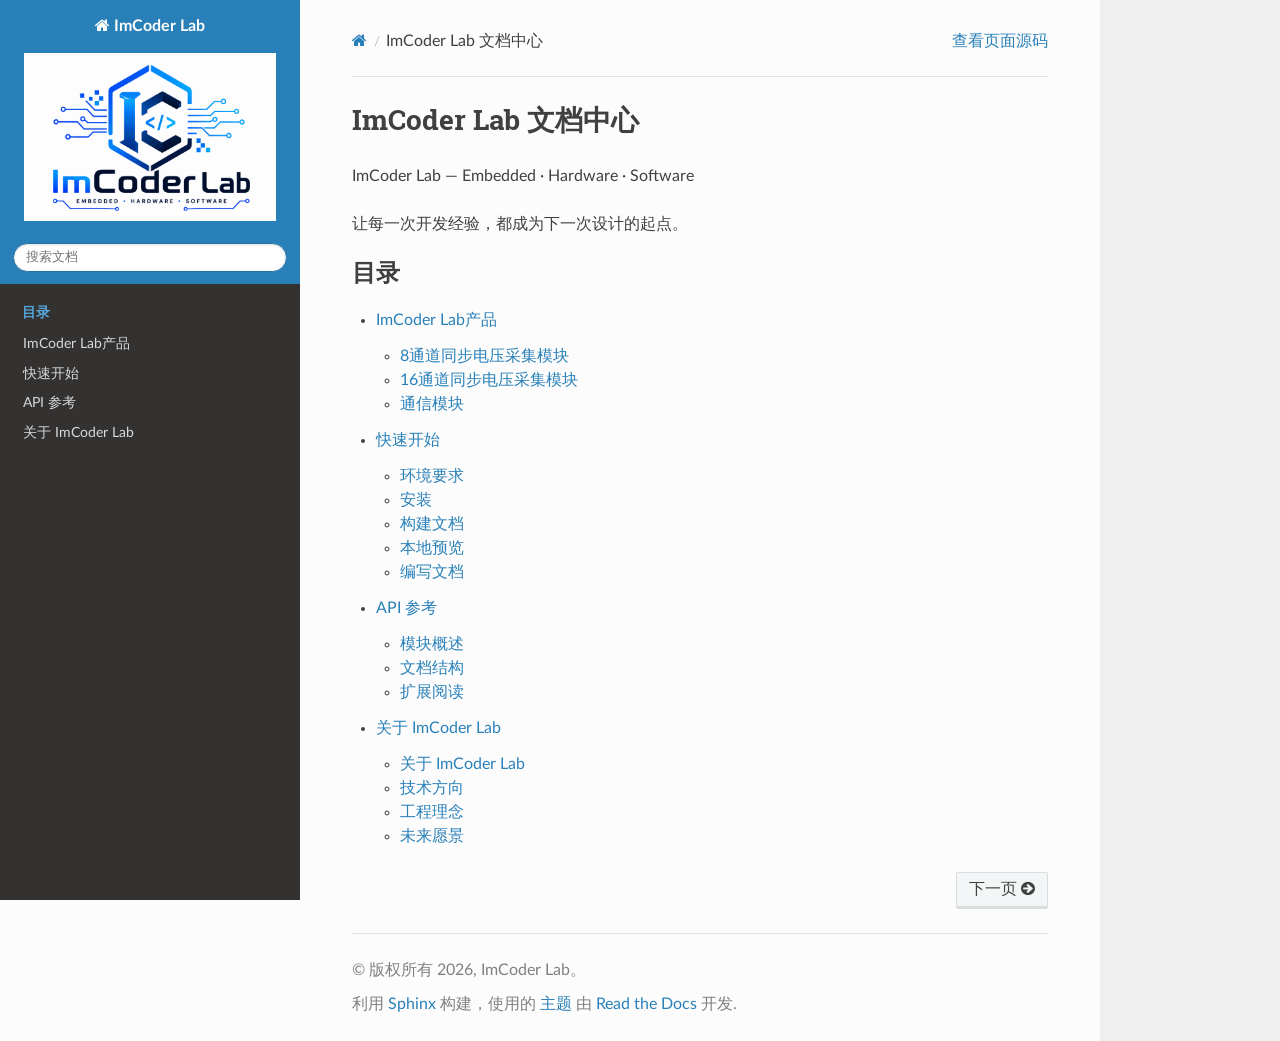
<file: index.html>
<!DOCTYPE html>
<html class="writer-html5" lang="zh-CN" data-content_root="./">
<head>
  <meta charset="utf-8" /><meta name="viewport" content="width=device-width, initial-scale=1" />

  <meta name="viewport" content="width=device-width, initial-scale=1.0" />
  <title>ImCoder Lab 文档中心 &mdash; ImCoder Lab V1.0 文档</title>
      <link rel="stylesheet" type="text/css" href="_static/pygments.css?v=b86133f3" />
      <link rel="stylesheet" type="text/css" href="_static/css/theme.css?v=9edc463e" />
      <link rel="stylesheet" type="text/css" href="_static/custom.css?v=e322a08d" />

  
      <script src="_static/jquery.js?v=5d32c60e"></script>
      <script src="_static/_sphinx_javascript_frameworks_compat.js?v=2cd50e6c"></script>
      <script src="_static/documentation_options.js?v=3f0bcac8"></script>
      <script src="_static/doctools.js?v=fd6eb6e6"></script>
      <script src="_static/sphinx_highlight.js?v=6ffebe34"></script>
      <script src="_static/translations.js?v=540d3cec"></script>
    <script src="_static/js/theme.js"></script>
    <link rel="author" title="关于此文档" href="about.html" />
    <link rel="index" title="索引" href="genindex.html" />
    <link rel="search" title="搜索" href="search.html" />
    <link rel="next" title="ImCoder Lab产品" href="COYOO/index.html" /> 
</head>

<body class="wy-body-for-nav"> 
  <div class="wy-grid-for-nav">
    <nav data-toggle="wy-nav-shift" class="wy-nav-side">
      <div class="wy-side-scroll">
        <div class="wy-side-nav-search" >

          
          
          <a href="#" class="icon icon-home">
            ImCoder Lab
              <img src="_static/logo.png" class="logo" alt="Logo"/>
          </a>
<div role="search">
  <form id="rtd-search-form" class="wy-form" action="search.html" method="get">
    <input type="text" name="q" placeholder="搜索文档" aria-label="搜索文档" />
    <input type="hidden" name="check_keywords" value="yes" />
    <input type="hidden" name="area" value="default" />
  </form>
</div>
        </div><div class="wy-menu wy-menu-vertical" data-spy="affix" role="navigation" aria-label="导航菜单">
              <p class="caption" role="heading"><span class="caption-text">目录</span></p>
<ul>
<li class="toctree-l1"><a class="reference internal" href="COYOO/index.html">ImCoder Lab产品</a></li>
<li class="toctree-l1"><a class="reference internal" href="quickstart.html">快速开始</a></li>
<li class="toctree-l1"><a class="reference internal" href="api.html">API 参考</a></li>
<li class="toctree-l1"><a class="reference internal" href="about.html">关于 ImCoder Lab</a></li>
</ul>

        </div>
      </div>
    </nav>

    <section data-toggle="wy-nav-shift" class="wy-nav-content-wrap"><nav class="wy-nav-top" aria-label="移动版导航菜单" >
          <i data-toggle="wy-nav-top" class="fa fa-bars"></i>
          <a href="#">ImCoder Lab</a>
      </nav>

      <div class="wy-nav-content">
        <div class="rst-content">
          <div role="navigation" aria-label="页面导航">
  <ul class="wy-breadcrumbs">
      <li><a href="#" class="icon icon-home" aria-label="Home"></a></li>
      <li class="breadcrumb-item active">ImCoder Lab 文档中心</li>
      <li class="wy-breadcrumbs-aside">
            <a href="_sources/index.rst.txt" rel="nofollow"> 查看页面源码</a>
      </li>
  </ul>
  <hr/>
</div>
          <div role="main" class="document" itemscope="itemscope" itemtype="http://schema.org/Article">
           <div itemprop="articleBody">
             
  <section id="imcoder-lab">
<h1>ImCoder Lab 文档中心<a class="headerlink" href="#imcoder-lab" title="链接到此标题。"></a></h1>
<p>ImCoder Lab — Embedded · Hardware · Software</p>
<p>让每一次开发经验，都成为下一次设计的起点。</p>
<div class="toctree-wrapper compound">
<p class="caption" role="heading"><span class="caption-text">目录</span></p>
<ul>
<li class="toctree-l1"><a class="reference internal" href="COYOO/index.html">ImCoder Lab产品</a><ul>
<li class="toctree-l2"><a class="reference internal" href="COYOO/COYOO.html">8通道同步电压采集模块</a></li>
<li class="toctree-l2"><a class="reference internal" href="COYOO/COYOO.html#id2">16通道同步电压采集模块</a></li>
<li class="toctree-l2"><a class="reference internal" href="COYOO/imod.html">通信模块</a></li>
</ul>
</li>
<li class="toctree-l1"><a class="reference internal" href="quickstart.html">快速开始</a><ul>
<li class="toctree-l2"><a class="reference internal" href="quickstart.html#id2">环境要求</a></li>
<li class="toctree-l2"><a class="reference internal" href="quickstart.html#id3">安装</a></li>
<li class="toctree-l2"><a class="reference internal" href="quickstart.html#id4">构建文档</a></li>
<li class="toctree-l2"><a class="reference internal" href="quickstart.html#id5">本地预览</a></li>
<li class="toctree-l2"><a class="reference internal" href="quickstart.html#id6">编写文档</a></li>
</ul>
</li>
<li class="toctree-l1"><a class="reference internal" href="api.html">API 参考</a><ul>
<li class="toctree-l2"><a class="reference internal" href="api.html#id1">模块概述</a></li>
<li class="toctree-l2"><a class="reference internal" href="api.html#id2">文档结构</a></li>
<li class="toctree-l2"><a class="reference internal" href="api.html#id3">扩展阅读</a></li>
</ul>
</li>
<li class="toctree-l1"><a class="reference internal" href="about.html">关于 ImCoder Lab</a><ul>
<li class="toctree-l2"><a class="reference internal" href="about.html#id1">关于 ImCoder Lab</a></li>
<li class="toctree-l2"><a class="reference internal" href="about.html#id2">技术方向</a></li>
<li class="toctree-l2"><a class="reference internal" href="about.html#id8">工程理念</a></li>
<li class="toctree-l2"><a class="reference internal" href="about.html#id9">未来愿景</a></li>
</ul>
</li>
</ul>
</div>
</section>


           </div>
          </div>
          <footer><div class="rst-footer-buttons" role="navigation" aria-label="页脚">
        <a href="COYOO/index.html" class="btn btn-neutral float-right" title="ImCoder Lab产品" accesskey="n" rel="next">下一页 <span class="fa fa-arrow-circle-right" aria-hidden="true"></span></a>
    </div>

  <hr/>

  <div role="contentinfo">
    <p>&#169; 版权所有 2026, ImCoder Lab。</p>
  </div>

  利用 <a href="https://www.sphinx-doc.org/">Sphinx</a> 构建，使用的 
    <a href="https://github.com/readthedocs/sphinx_rtd_theme">主题</a>
    由 <a href="https://readthedocs.org">Read the Docs</a> 开发.
   

</footer>
        </div>
      </div>
    </section>
  </div>
  <script>
      jQuery(function () {
          SphinxRtdTheme.Navigation.enable(true);
      });
  </script> 

</body>
</html>
</file>
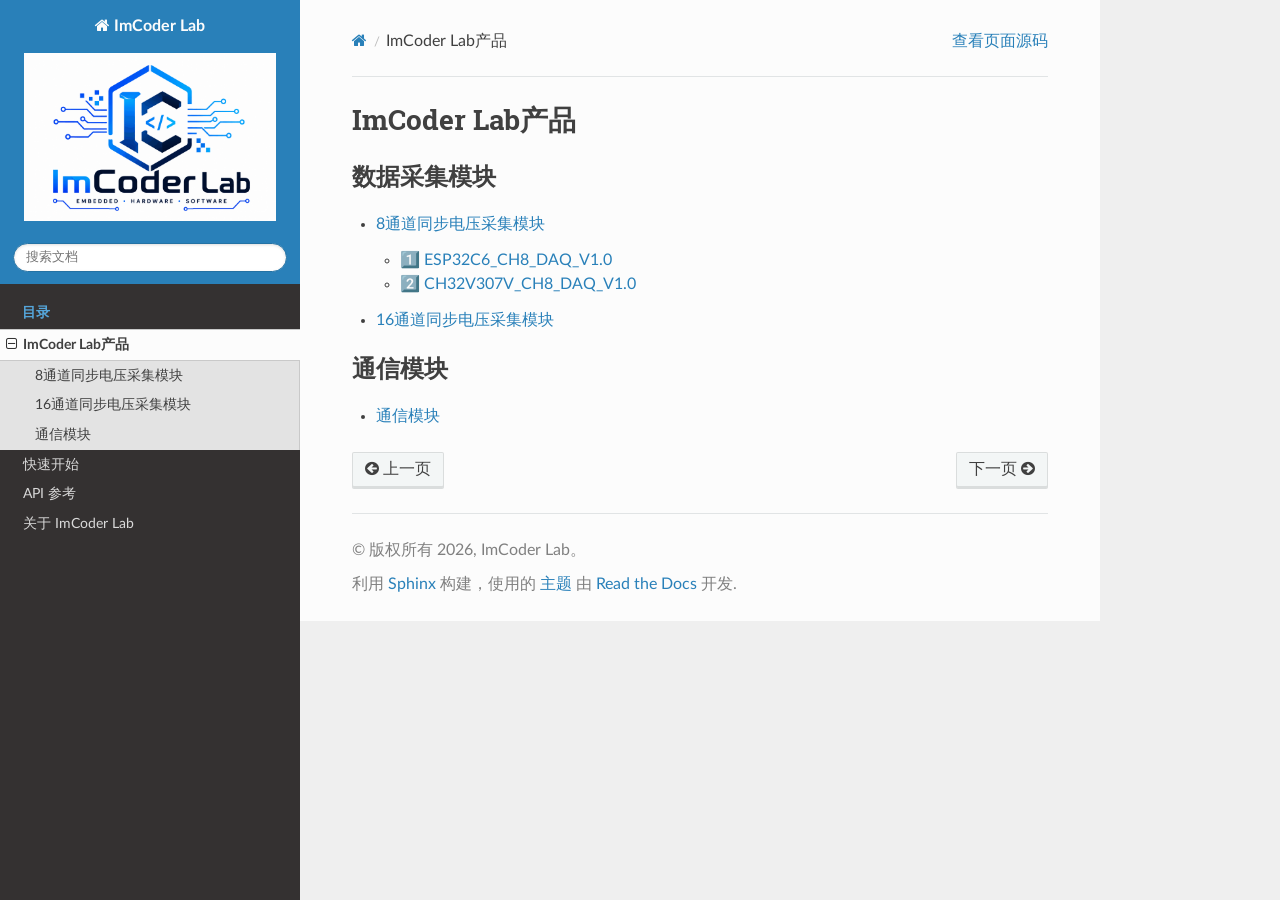
<file: COYOO/index.html>
<!DOCTYPE html>
<html class="writer-html5" lang="zh-CN" data-content_root="../">
<head>
  <meta charset="utf-8" /><meta name="viewport" content="width=device-width, initial-scale=1" />

  <meta name="viewport" content="width=device-width, initial-scale=1.0" />
  <title>ImCoder Lab产品 &mdash; ImCoder Lab V1.0 文档</title>
      <link rel="stylesheet" type="text/css" href="../_static/pygments.css?v=b86133f3" />
      <link rel="stylesheet" type="text/css" href="../_static/css/theme.css?v=9edc463e" />
      <link rel="stylesheet" type="text/css" href="../_static/custom.css?v=e322a08d" />

  
      <script src="../_static/jquery.js?v=5d32c60e"></script>
      <script src="../_static/_sphinx_javascript_frameworks_compat.js?v=2cd50e6c"></script>
      <script src="../_static/documentation_options.js?v=3f0bcac8"></script>
      <script src="../_static/doctools.js?v=fd6eb6e6"></script>
      <script src="../_static/sphinx_highlight.js?v=6ffebe34"></script>
      <script src="../_static/translations.js?v=540d3cec"></script>
    <script src="../_static/js/theme.js"></script>
    <link rel="author" title="关于此文档" href="../about.html" />
    <link rel="index" title="索引" href="../genindex.html" />
    <link rel="search" title="搜索" href="../search.html" />
    <link rel="next" title="8通道同步电压采集模块" href="COYOO.html" />
    <link rel="prev" title="ImCoder Lab 文档中心" href="../index.html" /> 
</head>

<body class="wy-body-for-nav"> 
  <div class="wy-grid-for-nav">
    <nav data-toggle="wy-nav-shift" class="wy-nav-side">
      <div class="wy-side-scroll">
        <div class="wy-side-nav-search" >

          
          
          <a href="../index.html" class="icon icon-home">
            ImCoder Lab
              <img src="../_static/logo.png" class="logo" alt="Logo"/>
          </a>
<div role="search">
  <form id="rtd-search-form" class="wy-form" action="../search.html" method="get">
    <input type="text" name="q" placeholder="搜索文档" aria-label="搜索文档" />
    <input type="hidden" name="check_keywords" value="yes" />
    <input type="hidden" name="area" value="default" />
  </form>
</div>
        </div><div class="wy-menu wy-menu-vertical" data-spy="affix" role="navigation" aria-label="导航菜单">
              <p class="caption" role="heading"><span class="caption-text">目录</span></p>
<ul class="current">
<li class="toctree-l1 current"><a class="current reference internal" href="#">ImCoder Lab产品</a><ul>
<li class="toctree-l2"><a class="reference internal" href="COYOO.html">8通道同步电压采集模块</a></li>
<li class="toctree-l2"><a class="reference internal" href="COYOO.html#id2">16通道同步电压采集模块</a></li>
<li class="toctree-l2"><a class="reference internal" href="imod.html">通信模块</a></li>
</ul>
</li>
<li class="toctree-l1"><a class="reference internal" href="../quickstart.html">快速开始</a></li>
<li class="toctree-l1"><a class="reference internal" href="../api.html">API 参考</a></li>
<li class="toctree-l1"><a class="reference internal" href="../about.html">关于 ImCoder Lab</a></li>
</ul>

        </div>
      </div>
    </nav>

    <section data-toggle="wy-nav-shift" class="wy-nav-content-wrap"><nav class="wy-nav-top" aria-label="移动版导航菜单" >
          <i data-toggle="wy-nav-top" class="fa fa-bars"></i>
          <a href="../index.html">ImCoder Lab</a>
      </nav>

      <div class="wy-nav-content">
        <div class="rst-content">
          <div role="navigation" aria-label="页面导航">
  <ul class="wy-breadcrumbs">
      <li><a href="../index.html" class="icon icon-home" aria-label="Home"></a></li>
      <li class="breadcrumb-item active">ImCoder Lab产品</li>
      <li class="wy-breadcrumbs-aside">
            <a href="../_sources/COYOO/index.rst.txt" rel="nofollow"> 查看页面源码</a>
      </li>
  </ul>
  <hr/>
</div>
          <div role="main" class="document" itemscope="itemscope" itemtype="http://schema.org/Article">
           <div itemprop="articleBody">
             
  <section id="imcoder-lab">
<h1>ImCoder Lab产品<a class="headerlink" href="#imcoder-lab" title="链接到此标题。"></a></h1>
<div class="toctree-wrapper compound">
<p class="caption" role="heading"><span class="caption-text">数据采集模块</span></p>
<ul>
<li class="toctree-l1"><a class="reference internal" href="COYOO.html">8通道同步电压采集模块</a><ul>
<li class="toctree-l2"><a class="reference internal" href="COYOO.html#esp32c6-ch8-daq-v1-0"><span class="xref myst">1️⃣ ESP32C6_CH8_DAQ_V1.0</span></a></li>
<li class="toctree-l2"><a class="reference internal" href="COYOO.html#ch32v307v-ch8-daq-v1-0"><span class="xref myst">2️⃣ CH32V307V_CH8_DAQ_V1.0</span></a></li>
</ul>
</li>
<li class="toctree-l1"><a class="reference internal" href="COYOO.html#id2">16通道同步电压采集模块</a></li>
</ul>
</div>
<div class="toctree-wrapper compound">
<p class="caption" role="heading"><span class="caption-text">通信模块</span></p>
<ul>
<li class="toctree-l1"><a class="reference internal" href="imod.html">通信模块</a></li>
</ul>
</div>
</section>


           </div>
          </div>
          <footer><div class="rst-footer-buttons" role="navigation" aria-label="页脚">
        <a href="../index.html" class="btn btn-neutral float-left" title="ImCoder Lab 文档中心" accesskey="p" rel="prev"><span class="fa fa-arrow-circle-left" aria-hidden="true"></span> 上一页</a>
        <a href="COYOO.html" class="btn btn-neutral float-right" title="8通道同步电压采集模块" accesskey="n" rel="next">下一页 <span class="fa fa-arrow-circle-right" aria-hidden="true"></span></a>
    </div>

  <hr/>

  <div role="contentinfo">
    <p>&#169; 版权所有 2026, ImCoder Lab。</p>
  </div>

  利用 <a href="https://www.sphinx-doc.org/">Sphinx</a> 构建，使用的 
    <a href="https://github.com/readthedocs/sphinx_rtd_theme">主题</a>
    由 <a href="https://readthedocs.org">Read the Docs</a> 开发.
   

</footer>
        </div>
      </div>
    </section>
  </div>
  <script>
      jQuery(function () {
          SphinxRtdTheme.Navigation.enable(true);
      });
  </script> 

</body>
</html>
</file>
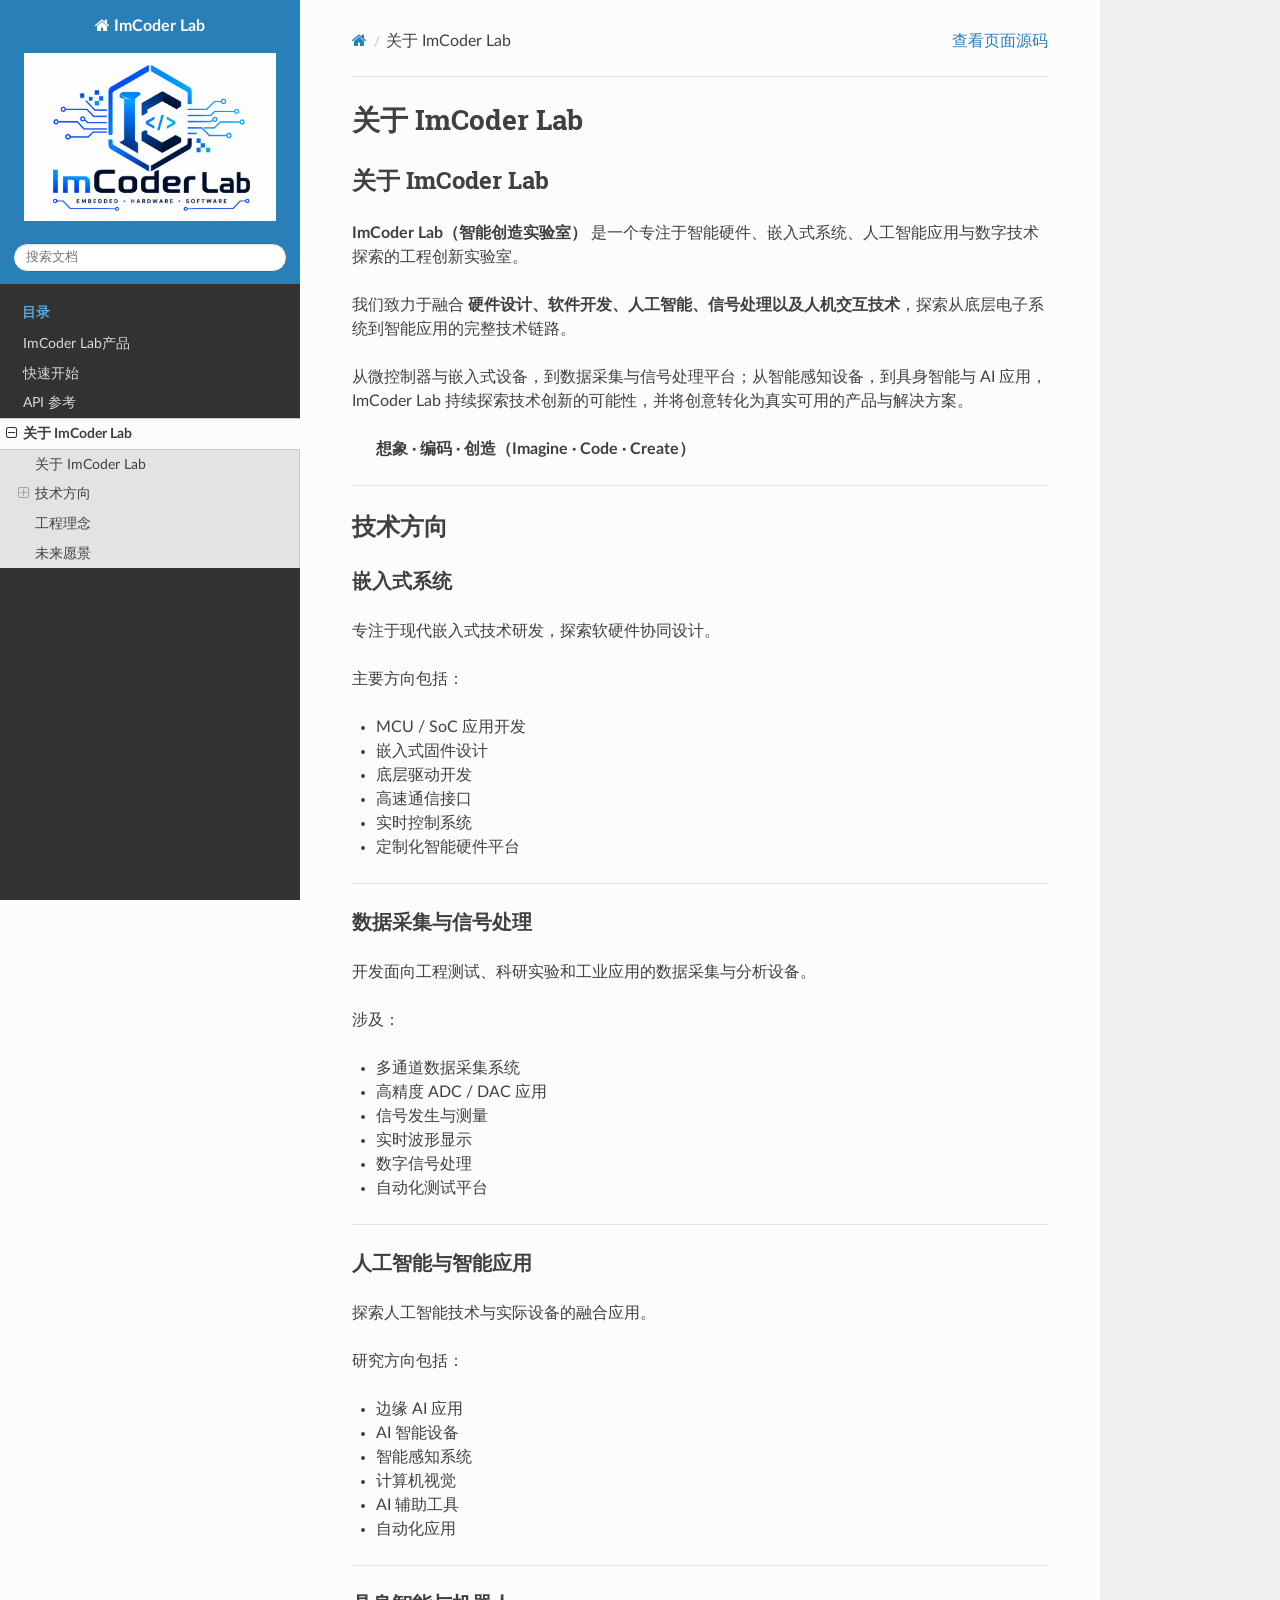
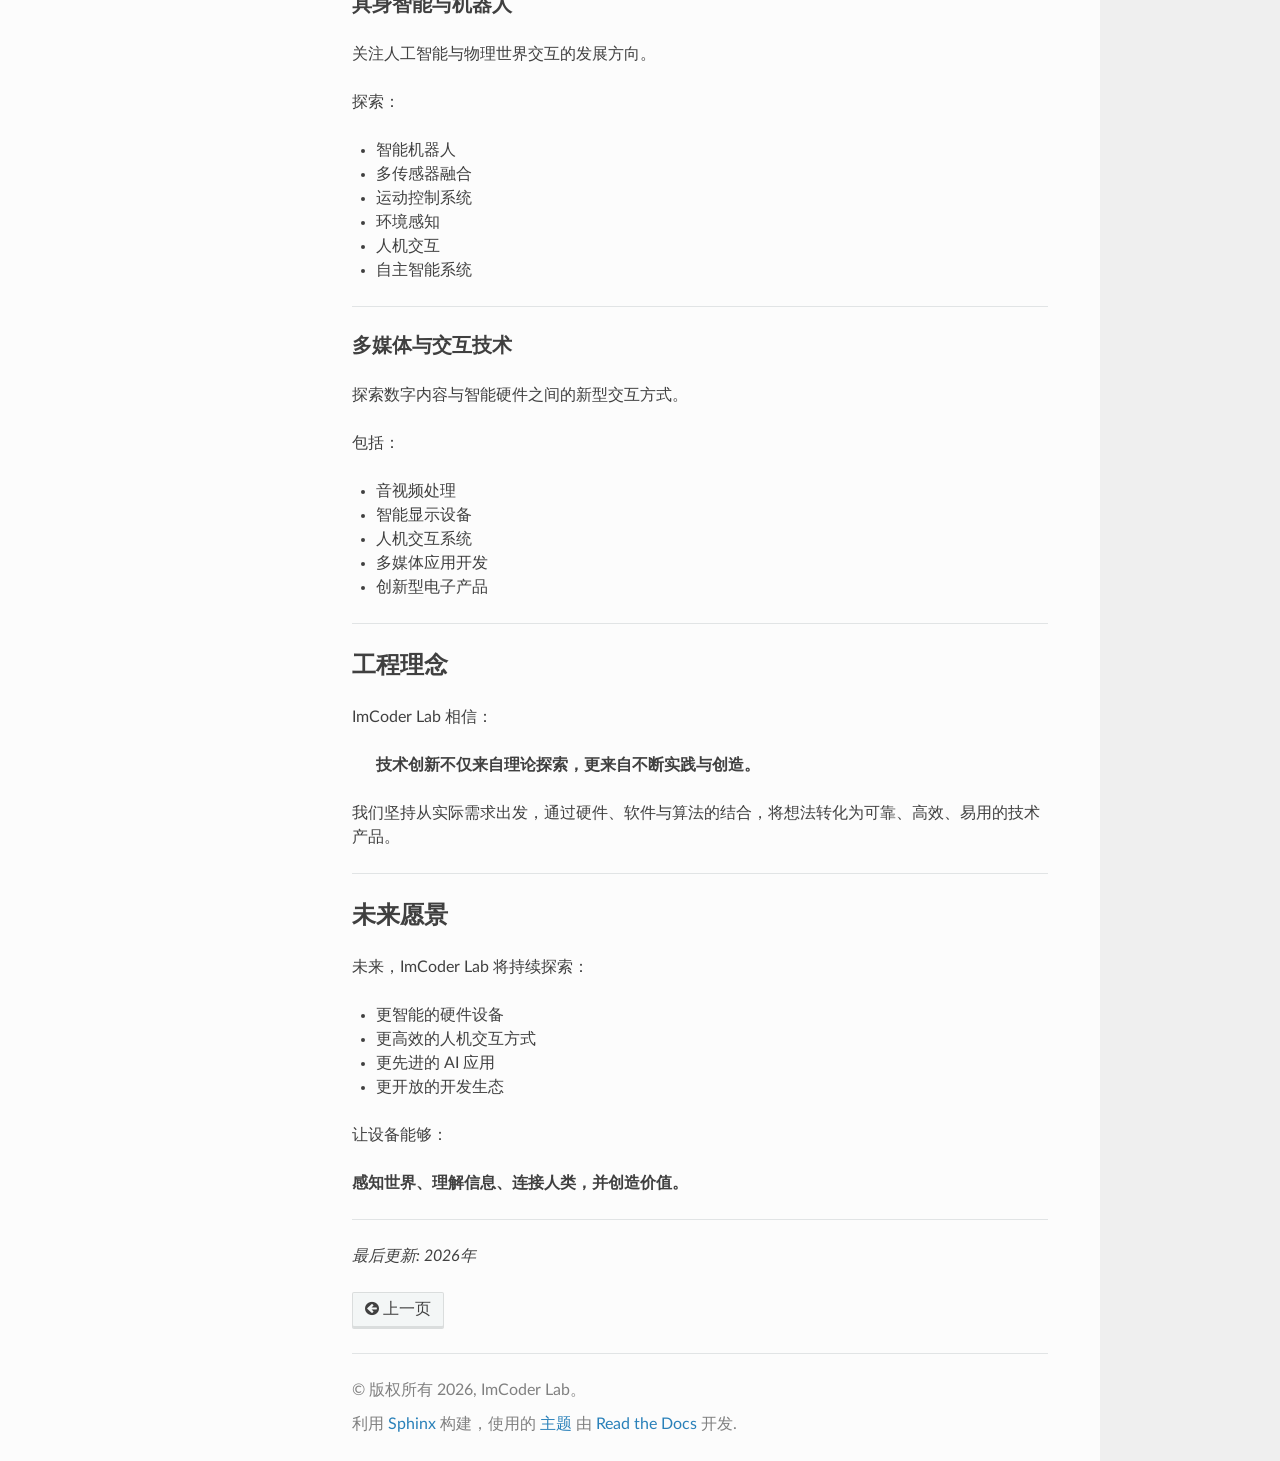
<file: about.html>
<!DOCTYPE html>
<html class="writer-html5" lang="zh-CN" data-content_root="./">
<head>
  <meta charset="utf-8" /><meta name="viewport" content="width=device-width, initial-scale=1" />

  <meta name="viewport" content="width=device-width, initial-scale=1.0" />
  <title>关于 ImCoder Lab &mdash; ImCoder Lab V1.0 文档</title>
      <link rel="stylesheet" type="text/css" href="_static/pygments.css?v=b86133f3" />
      <link rel="stylesheet" type="text/css" href="_static/css/theme.css?v=9edc463e" />
      <link rel="stylesheet" type="text/css" href="_static/custom.css?v=e322a08d" />

  
      <script src="_static/jquery.js?v=5d32c60e"></script>
      <script src="_static/_sphinx_javascript_frameworks_compat.js?v=2cd50e6c"></script>
      <script src="_static/documentation_options.js?v=3f0bcac8"></script>
      <script src="_static/doctools.js?v=fd6eb6e6"></script>
      <script src="_static/sphinx_highlight.js?v=6ffebe34"></script>
      <script src="_static/translations.js?v=540d3cec"></script>
    <script src="_static/js/theme.js"></script>
    <link rel="author" title="关于此文档" href="#" />
    <link rel="index" title="索引" href="genindex.html" />
    <link rel="search" title="搜索" href="search.html" />
    <link rel="prev" title="API 参考" href="api.html" /> 
</head>

<body class="wy-body-for-nav"> 
  <div class="wy-grid-for-nav">
    <nav data-toggle="wy-nav-shift" class="wy-nav-side">
      <div class="wy-side-scroll">
        <div class="wy-side-nav-search" >

          
          
          <a href="index.html" class="icon icon-home">
            ImCoder Lab
              <img src="_static/logo.png" class="logo" alt="Logo"/>
          </a>
<div role="search">
  <form id="rtd-search-form" class="wy-form" action="search.html" method="get">
    <input type="text" name="q" placeholder="搜索文档" aria-label="搜索文档" />
    <input type="hidden" name="check_keywords" value="yes" />
    <input type="hidden" name="area" value="default" />
  </form>
</div>
        </div><div class="wy-menu wy-menu-vertical" data-spy="affix" role="navigation" aria-label="导航菜单">
              <p class="caption" role="heading"><span class="caption-text">目录</span></p>
<ul class="current">
<li class="toctree-l1"><a class="reference internal" href="COYOO/index.html">ImCoder Lab产品</a></li>
<li class="toctree-l1"><a class="reference internal" href="quickstart.html">快速开始</a></li>
<li class="toctree-l1"><a class="reference internal" href="api.html">API 参考</a></li>
<li class="toctree-l1 current"><a class="current reference internal" href="#">关于 ImCoder Lab</a><ul>
<li class="toctree-l2"><a class="reference internal" href="#id1">关于 ImCoder Lab</a></li>
<li class="toctree-l2"><a class="reference internal" href="#id2">技术方向</a><ul>
<li class="toctree-l3"><a class="reference internal" href="#id3">嵌入式系统</a></li>
<li class="toctree-l3"><a class="reference internal" href="#id4">数据采集与信号处理</a></li>
<li class="toctree-l3"><a class="reference internal" href="#id5">人工智能与智能应用</a></li>
<li class="toctree-l3"><a class="reference internal" href="#id6">具身智能与机器人</a></li>
<li class="toctree-l3"><a class="reference internal" href="#id7">多媒体与交互技术</a></li>
</ul>
</li>
<li class="toctree-l2"><a class="reference internal" href="#id8">工程理念</a></li>
<li class="toctree-l2"><a class="reference internal" href="#id9">未来愿景</a></li>
</ul>
</li>
</ul>

        </div>
      </div>
    </nav>

    <section data-toggle="wy-nav-shift" class="wy-nav-content-wrap"><nav class="wy-nav-top" aria-label="移动版导航菜单" >
          <i data-toggle="wy-nav-top" class="fa fa-bars"></i>
          <a href="index.html">ImCoder Lab</a>
      </nav>

      <div class="wy-nav-content">
        <div class="rst-content">
          <div role="navigation" aria-label="页面导航">
  <ul class="wy-breadcrumbs">
      <li><a href="index.html" class="icon icon-home" aria-label="Home"></a></li>
      <li class="breadcrumb-item active">关于 ImCoder Lab</li>
      <li class="wy-breadcrumbs-aside">
            <a href="_sources/about.md.txt" rel="nofollow"> 查看页面源码</a>
      </li>
  </ul>
  <hr/>
</div>
          <div role="main" class="document" itemscope="itemscope" itemtype="http://schema.org/Article">
           <div itemprop="articleBody">
             
  <section id="imcoder-lab">
<h1>关于 ImCoder Lab<a class="headerlink" href="#imcoder-lab" title="链接到此标题。"></a></h1>
<section id="id1">
<h2>关于 ImCoder Lab<a class="headerlink" href="#id1" title="链接到此标题。"></a></h2>
<p><strong>ImCoder Lab（智能创造实验室）</strong>
是一个专注于智能硬件、嵌入式系统、人工智能应用与数字技术探索的工程创新实验室。</p>
<p>我们致力于融合
<strong>硬件设计、软件开发、人工智能、信号处理以及人机交互技术</strong>，探索从底层电子系统到智能应用的完整技术链路。</p>
<p>从微控制器与嵌入式设备，到数据采集与信号处理平台；从智能感知设备，到具身智能与
AI 应用，ImCoder Lab
持续探索技术创新的可能性，并将创意转化为真实可用的产品与解决方案。</p>
<blockquote>
<div><p><strong>想象 · 编码 · 创造（Imagine · Code · Create）</strong></p>
</div></blockquote>
</section>
<hr class="docutils" />
<section id="id2">
<h2>技术方向<a class="headerlink" href="#id2" title="链接到此标题。"></a></h2>
<section id="id3">
<h3>嵌入式系统<a class="headerlink" href="#id3" title="链接到此标题。"></a></h3>
<p>专注于现代嵌入式技术研发，探索软硬件协同设计。</p>
<p>主要方向包括：</p>
<ul class="simple">
<li><p>MCU / SoC 应用开发</p></li>
<li><p>嵌入式固件设计</p></li>
<li><p>底层驱动开发</p></li>
<li><p>高速通信接口</p></li>
<li><p>实时控制系统</p></li>
<li><p>定制化智能硬件平台</p></li>
</ul>
</section>
<hr class="docutils" />
<section id="id4">
<h3>数据采集与信号处理<a class="headerlink" href="#id4" title="链接到此标题。"></a></h3>
<p>开发面向工程测试、科研实验和工业应用的数据采集与分析设备。</p>
<p>涉及：</p>
<ul class="simple">
<li><p>多通道数据采集系统</p></li>
<li><p>高精度 ADC / DAC 应用</p></li>
<li><p>信号发生与测量</p></li>
<li><p>实时波形显示</p></li>
<li><p>数字信号处理</p></li>
<li><p>自动化测试平台</p></li>
</ul>
</section>
<hr class="docutils" />
<section id="id5">
<h3>人工智能与智能应用<a class="headerlink" href="#id5" title="链接到此标题。"></a></h3>
<p>探索人工智能技术与实际设备的融合应用。</p>
<p>研究方向包括：</p>
<ul class="simple">
<li><p>边缘 AI 应用</p></li>
<li><p>AI 智能设备</p></li>
<li><p>智能感知系统</p></li>
<li><p>计算机视觉</p></li>
<li><p>AI 辅助工具</p></li>
<li><p>自动化应用</p></li>
</ul>
</section>
<hr class="docutils" />
<section id="id6">
<h3>具身智能与机器人<a class="headerlink" href="#id6" title="链接到此标题。"></a></h3>
<p>关注人工智能与物理世界交互的发展方向。</p>
<p>探索：</p>
<ul class="simple">
<li><p>智能机器人</p></li>
<li><p>多传感器融合</p></li>
<li><p>运动控制系统</p></li>
<li><p>环境感知</p></li>
<li><p>人机交互</p></li>
<li><p>自主智能系统</p></li>
</ul>
</section>
<hr class="docutils" />
<section id="id7">
<h3>多媒体与交互技术<a class="headerlink" href="#id7" title="链接到此标题。"></a></h3>
<p>探索数字内容与智能硬件之间的新型交互方式。</p>
<p>包括：</p>
<ul class="simple">
<li><p>音视频处理</p></li>
<li><p>智能显示设备</p></li>
<li><p>人机交互系统</p></li>
<li><p>多媒体应用开发</p></li>
<li><p>创新型电子产品</p></li>
</ul>
</section>
</section>
<hr class="docutils" />
<section id="id8">
<h2>工程理念<a class="headerlink" href="#id8" title="链接到此标题。"></a></h2>
<p>ImCoder Lab 相信：</p>
<blockquote>
<div><p><strong>技术创新不仅来自理论探索，更来自不断实践与创造。</strong></p>
</div></blockquote>
<p>我们坚持从实际需求出发，通过硬件、软件与算法的结合，将想法转化为可靠、高效、易用的技术产品。</p>
</section>
<hr class="docutils" />
<section id="id9">
<h2>未来愿景<a class="headerlink" href="#id9" title="链接到此标题。"></a></h2>
<p>未来，ImCoder Lab 将持续探索：</p>
<ul class="simple">
<li><p>更智能的硬件设备</p></li>
<li><p>更高效的人机交互方式</p></li>
<li><p>更先进的 AI 应用</p></li>
<li><p>更开放的开发生态</p></li>
</ul>
<p>让设备能够：</p>
<p><strong>感知世界、理解信息、连接人类，并创造价值。</strong></p>
<hr class="docutils" />
<p><em>最后更新: 2026年</em></p>
</section>
</section>


           </div>
          </div>
          <footer><div class="rst-footer-buttons" role="navigation" aria-label="页脚">
        <a href="api.html" class="btn btn-neutral float-left" title="API 参考" accesskey="p" rel="prev"><span class="fa fa-arrow-circle-left" aria-hidden="true"></span> 上一页</a>
    </div>

  <hr/>

  <div role="contentinfo">
    <p>&#169; 版权所有 2026, ImCoder Lab。</p>
  </div>

  利用 <a href="https://www.sphinx-doc.org/">Sphinx</a> 构建，使用的 
    <a href="https://github.com/readthedocs/sphinx_rtd_theme">主题</a>
    由 <a href="https://readthedocs.org">Read the Docs</a> 开发.
   

</footer>
        </div>
      </div>
    </section>
  </div>
  <script>
      jQuery(function () {
          SphinxRtdTheme.Navigation.enable(true);
      });
  </script> 

</body>
</html>
</file>
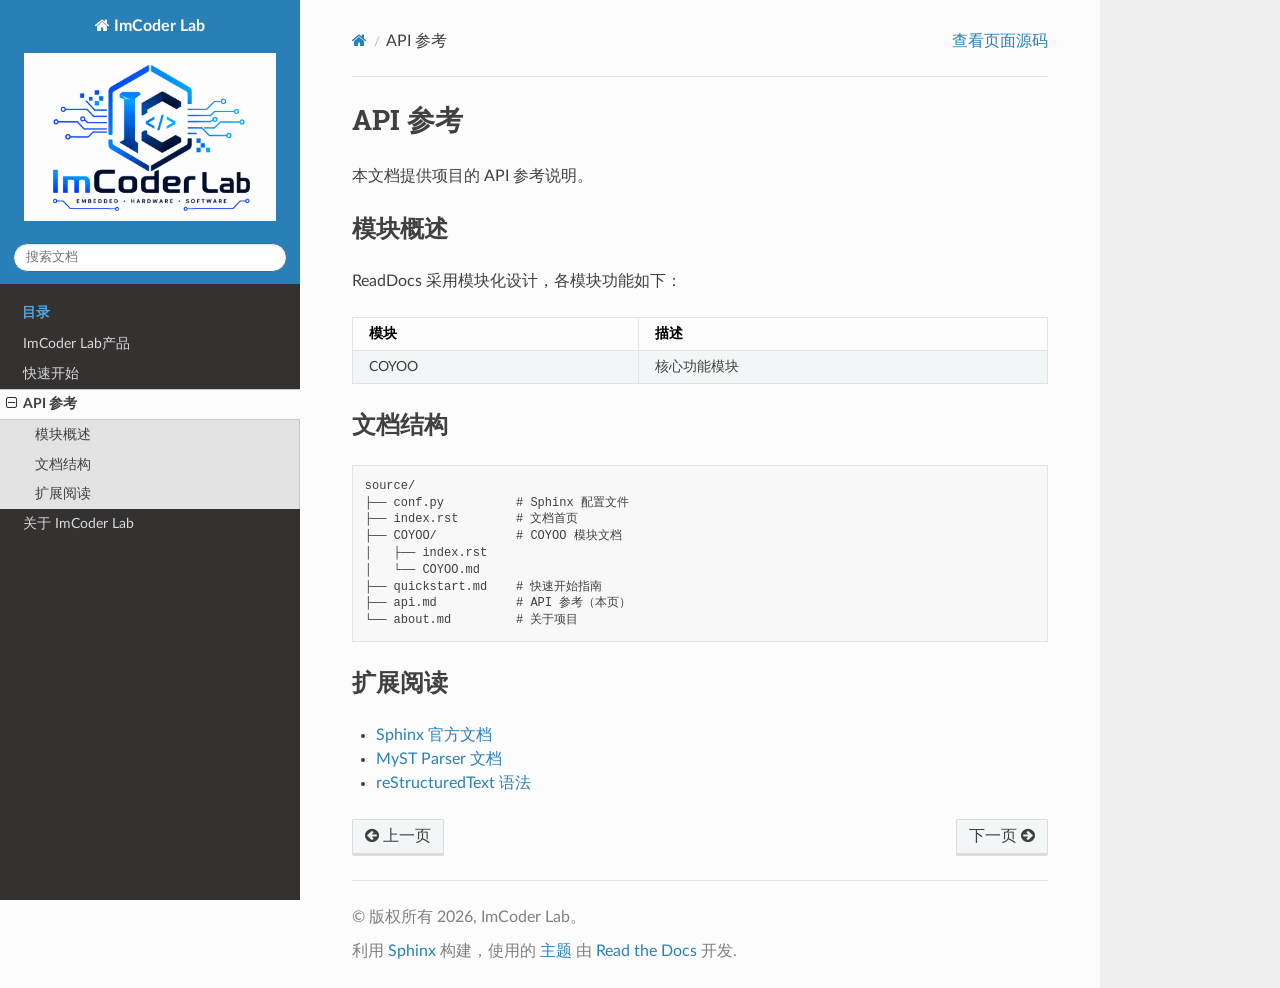
<file: api.html>
<!DOCTYPE html>
<html class="writer-html5" lang="zh-CN" data-content_root="./">
<head>
  <meta charset="utf-8" /><meta name="viewport" content="width=device-width, initial-scale=1" />

  <meta name="viewport" content="width=device-width, initial-scale=1.0" />
  <title>API 参考 &mdash; ImCoder Lab V1.0 文档</title>
      <link rel="stylesheet" type="text/css" href="_static/pygments.css?v=b86133f3" />
      <link rel="stylesheet" type="text/css" href="_static/css/theme.css?v=9edc463e" />
      <link rel="stylesheet" type="text/css" href="_static/custom.css?v=e322a08d" />

  
      <script src="_static/jquery.js?v=5d32c60e"></script>
      <script src="_static/_sphinx_javascript_frameworks_compat.js?v=2cd50e6c"></script>
      <script src="_static/documentation_options.js?v=3f0bcac8"></script>
      <script src="_static/doctools.js?v=fd6eb6e6"></script>
      <script src="_static/sphinx_highlight.js?v=6ffebe34"></script>
      <script src="_static/translations.js?v=540d3cec"></script>
    <script src="_static/js/theme.js"></script>
    <link rel="author" title="关于此文档" href="about.html" />
    <link rel="index" title="索引" href="genindex.html" />
    <link rel="search" title="搜索" href="search.html" />
    <link rel="next" title="关于 ImCoder Lab" href="about.html" />
    <link rel="prev" title="快速开始" href="quickstart.html" /> 
</head>

<body class="wy-body-for-nav"> 
  <div class="wy-grid-for-nav">
    <nav data-toggle="wy-nav-shift" class="wy-nav-side">
      <div class="wy-side-scroll">
        <div class="wy-side-nav-search" >

          
          
          <a href="index.html" class="icon icon-home">
            ImCoder Lab
              <img src="_static/logo.png" class="logo" alt="Logo"/>
          </a>
<div role="search">
  <form id="rtd-search-form" class="wy-form" action="search.html" method="get">
    <input type="text" name="q" placeholder="搜索文档" aria-label="搜索文档" />
    <input type="hidden" name="check_keywords" value="yes" />
    <input type="hidden" name="area" value="default" />
  </form>
</div>
        </div><div class="wy-menu wy-menu-vertical" data-spy="affix" role="navigation" aria-label="导航菜单">
              <p class="caption" role="heading"><span class="caption-text">目录</span></p>
<ul class="current">
<li class="toctree-l1"><a class="reference internal" href="COYOO/index.html">ImCoder Lab产品</a></li>
<li class="toctree-l1"><a class="reference internal" href="quickstart.html">快速开始</a></li>
<li class="toctree-l1 current"><a class="current reference internal" href="#">API 参考</a><ul>
<li class="toctree-l2"><a class="reference internal" href="#id1">模块概述</a></li>
<li class="toctree-l2"><a class="reference internal" href="#id2">文档结构</a></li>
<li class="toctree-l2"><a class="reference internal" href="#id3">扩展阅读</a></li>
</ul>
</li>
<li class="toctree-l1"><a class="reference internal" href="about.html">关于 ImCoder Lab</a></li>
</ul>

        </div>
      </div>
    </nav>

    <section data-toggle="wy-nav-shift" class="wy-nav-content-wrap"><nav class="wy-nav-top" aria-label="移动版导航菜单" >
          <i data-toggle="wy-nav-top" class="fa fa-bars"></i>
          <a href="index.html">ImCoder Lab</a>
      </nav>

      <div class="wy-nav-content">
        <div class="rst-content">
          <div role="navigation" aria-label="页面导航">
  <ul class="wy-breadcrumbs">
      <li><a href="index.html" class="icon icon-home" aria-label="Home"></a></li>
      <li class="breadcrumb-item active">API 参考</li>
      <li class="wy-breadcrumbs-aside">
            <a href="_sources/api.md.txt" rel="nofollow"> 查看页面源码</a>
      </li>
  </ul>
  <hr/>
</div>
          <div role="main" class="document" itemscope="itemscope" itemtype="http://schema.org/Article">
           <div itemprop="articleBody">
             
  <section id="api">
<h1>API 参考<a class="headerlink" href="#api" title="链接到此标题。"></a></h1>
<p>本文档提供项目的 API 参考说明。</p>
<section id="id1">
<h2>模块概述<a class="headerlink" href="#id1" title="链接到此标题。"></a></h2>
<p>ReadDocs 采用模块化设计，各模块功能如下：</p>
<table class="docutils align-default">
<thead>
<tr class="row-odd"><th class="head"><p>模块</p></th>
<th class="head"><p>描述</p></th>
</tr>
</thead>
<tbody>
<tr class="row-even"><td><p>COYOO</p></td>
<td><p>核心功能模块</p></td>
</tr>
</tbody>
</table>
</section>
<section id="id2">
<h2>文档结构<a class="headerlink" href="#id2" title="链接到此标题。"></a></h2>
<div class="highlight-text notranslate"><div class="highlight"><pre><span></span>source/
├── conf.py          # Sphinx 配置文件
├── index.rst        # 文档首页
├── COYOO/           # COYOO 模块文档
│   ├── index.rst
│   └── COYOO.md
├── quickstart.md    # 快速开始指南
├── api.md           # API 参考（本页）
└── about.md         # 关于项目
</pre></div>
</div>
</section>
<section id="id3">
<h2>扩展阅读<a class="headerlink" href="#id3" title="链接到此标题。"></a></h2>
<ul class="simple">
<li><p><a class="reference external" href="https://www.sphinx-doc.org/">Sphinx 官方文档</a></p></li>
<li><p><a class="reference external" href="https://myst-parser.readthedocs.io/">MyST Parser 文档</a></p></li>
<li><p><a class="reference external" href="https://www.sphinx-doc.org/en/master/usage/restructuredtext/basics.html">reStructuredText 语法</a></p></li>
</ul>
</section>
</section>


           </div>
          </div>
          <footer><div class="rst-footer-buttons" role="navigation" aria-label="页脚">
        <a href="quickstart.html" class="btn btn-neutral float-left" title="快速开始" accesskey="p" rel="prev"><span class="fa fa-arrow-circle-left" aria-hidden="true"></span> 上一页</a>
        <a href="about.html" class="btn btn-neutral float-right" title="关于 ImCoder Lab" accesskey="n" rel="next">下一页 <span class="fa fa-arrow-circle-right" aria-hidden="true"></span></a>
    </div>

  <hr/>

  <div role="contentinfo">
    <p>&#169; 版权所有 2026, ImCoder Lab。</p>
  </div>

  利用 <a href="https://www.sphinx-doc.org/">Sphinx</a> 构建，使用的 
    <a href="https://github.com/readthedocs/sphinx_rtd_theme">主题</a>
    由 <a href="https://readthedocs.org">Read the Docs</a> 开发.
   

</footer>
        </div>
      </div>
    </section>
  </div>
  <script>
      jQuery(function () {
          SphinxRtdTheme.Navigation.enable(true);
      });
  </script> 

</body>
</html>
</file>
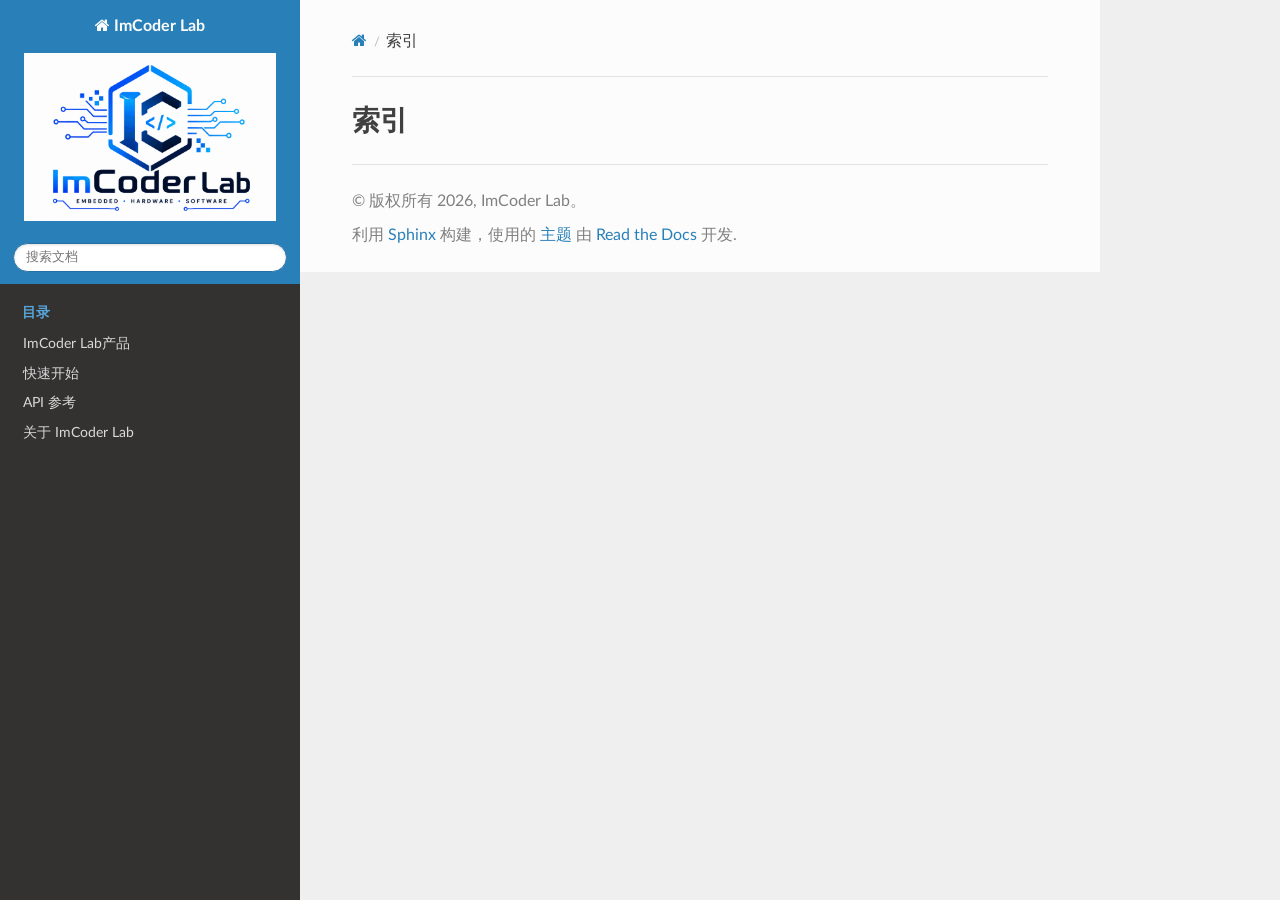
<file: genindex.html>
<!DOCTYPE html>
<html class="writer-html5" lang="zh-CN" data-content_root="./">
<head>
  <meta charset="utf-8" />
  <meta name="viewport" content="width=device-width, initial-scale=1.0" />
  <title>索引 &mdash; ImCoder Lab V1.0 文档</title>
      <link rel="stylesheet" type="text/css" href="_static/pygments.css?v=b86133f3" />
      <link rel="stylesheet" type="text/css" href="_static/css/theme.css?v=9edc463e" />
      <link rel="stylesheet" type="text/css" href="_static/custom.css?v=e322a08d" />

  
      <script src="_static/jquery.js?v=5d32c60e"></script>
      <script src="_static/_sphinx_javascript_frameworks_compat.js?v=2cd50e6c"></script>
      <script src="_static/documentation_options.js?v=3f0bcac8"></script>
      <script src="_static/doctools.js?v=fd6eb6e6"></script>
      <script src="_static/sphinx_highlight.js?v=6ffebe34"></script>
      <script src="_static/translations.js?v=540d3cec"></script>
    <script src="_static/js/theme.js"></script>
    <link rel="author" title="关于此文档" href="about.html" />
    <link rel="index" title="索引" href="#" />
    <link rel="search" title="搜索" href="search.html" /> 
</head>

<body class="wy-body-for-nav"> 
  <div class="wy-grid-for-nav">
    <nav data-toggle="wy-nav-shift" class="wy-nav-side">
      <div class="wy-side-scroll">
        <div class="wy-side-nav-search" >

          
          
          <a href="index.html" class="icon icon-home">
            ImCoder Lab
              <img src="_static/logo.png" class="logo" alt="Logo"/>
          </a>
<div role="search">
  <form id="rtd-search-form" class="wy-form" action="search.html" method="get">
    <input type="text" name="q" placeholder="搜索文档" aria-label="搜索文档" />
    <input type="hidden" name="check_keywords" value="yes" />
    <input type="hidden" name="area" value="default" />
  </form>
</div>
        </div><div class="wy-menu wy-menu-vertical" data-spy="affix" role="navigation" aria-label="导航菜单">
              <p class="caption" role="heading"><span class="caption-text">目录</span></p>
<ul>
<li class="toctree-l1"><a class="reference internal" href="COYOO/index.html">ImCoder Lab产品</a></li>
<li class="toctree-l1"><a class="reference internal" href="quickstart.html">快速开始</a></li>
<li class="toctree-l1"><a class="reference internal" href="api.html">API 参考</a></li>
<li class="toctree-l1"><a class="reference internal" href="about.html">关于 ImCoder Lab</a></li>
</ul>

        </div>
      </div>
    </nav>

    <section data-toggle="wy-nav-shift" class="wy-nav-content-wrap"><nav class="wy-nav-top" aria-label="移动版导航菜单" >
          <i data-toggle="wy-nav-top" class="fa fa-bars"></i>
          <a href="index.html">ImCoder Lab</a>
      </nav>

      <div class="wy-nav-content">
        <div class="rst-content">
          <div role="navigation" aria-label="页面导航">
  <ul class="wy-breadcrumbs">
      <li><a href="index.html" class="icon icon-home" aria-label="Home"></a></li>
      <li class="breadcrumb-item active">索引</li>
      <li class="wy-breadcrumbs-aside">
      </li>
  </ul>
  <hr/>
</div>
          <div role="main" class="document" itemscope="itemscope" itemtype="http://schema.org/Article">
           <div itemprop="articleBody">
             

<h1 id="index">索引</h1>

<div class="genindex-jumpbox">
 
</div>


           </div>
          </div>
          <footer>

  <hr/>

  <div role="contentinfo">
    <p>&#169; 版权所有 2026, ImCoder Lab。</p>
  </div>

  利用 <a href="https://www.sphinx-doc.org/">Sphinx</a> 构建，使用的 
    <a href="https://github.com/readthedocs/sphinx_rtd_theme">主题</a>
    由 <a href="https://readthedocs.org">Read the Docs</a> 开发.
   

</footer>
        </div>
      </div>
    </section>
  </div>
  <script>
      jQuery(function () {
          SphinxRtdTheme.Navigation.enable(true);
      });
  </script> 

</body>
</html>
</file>
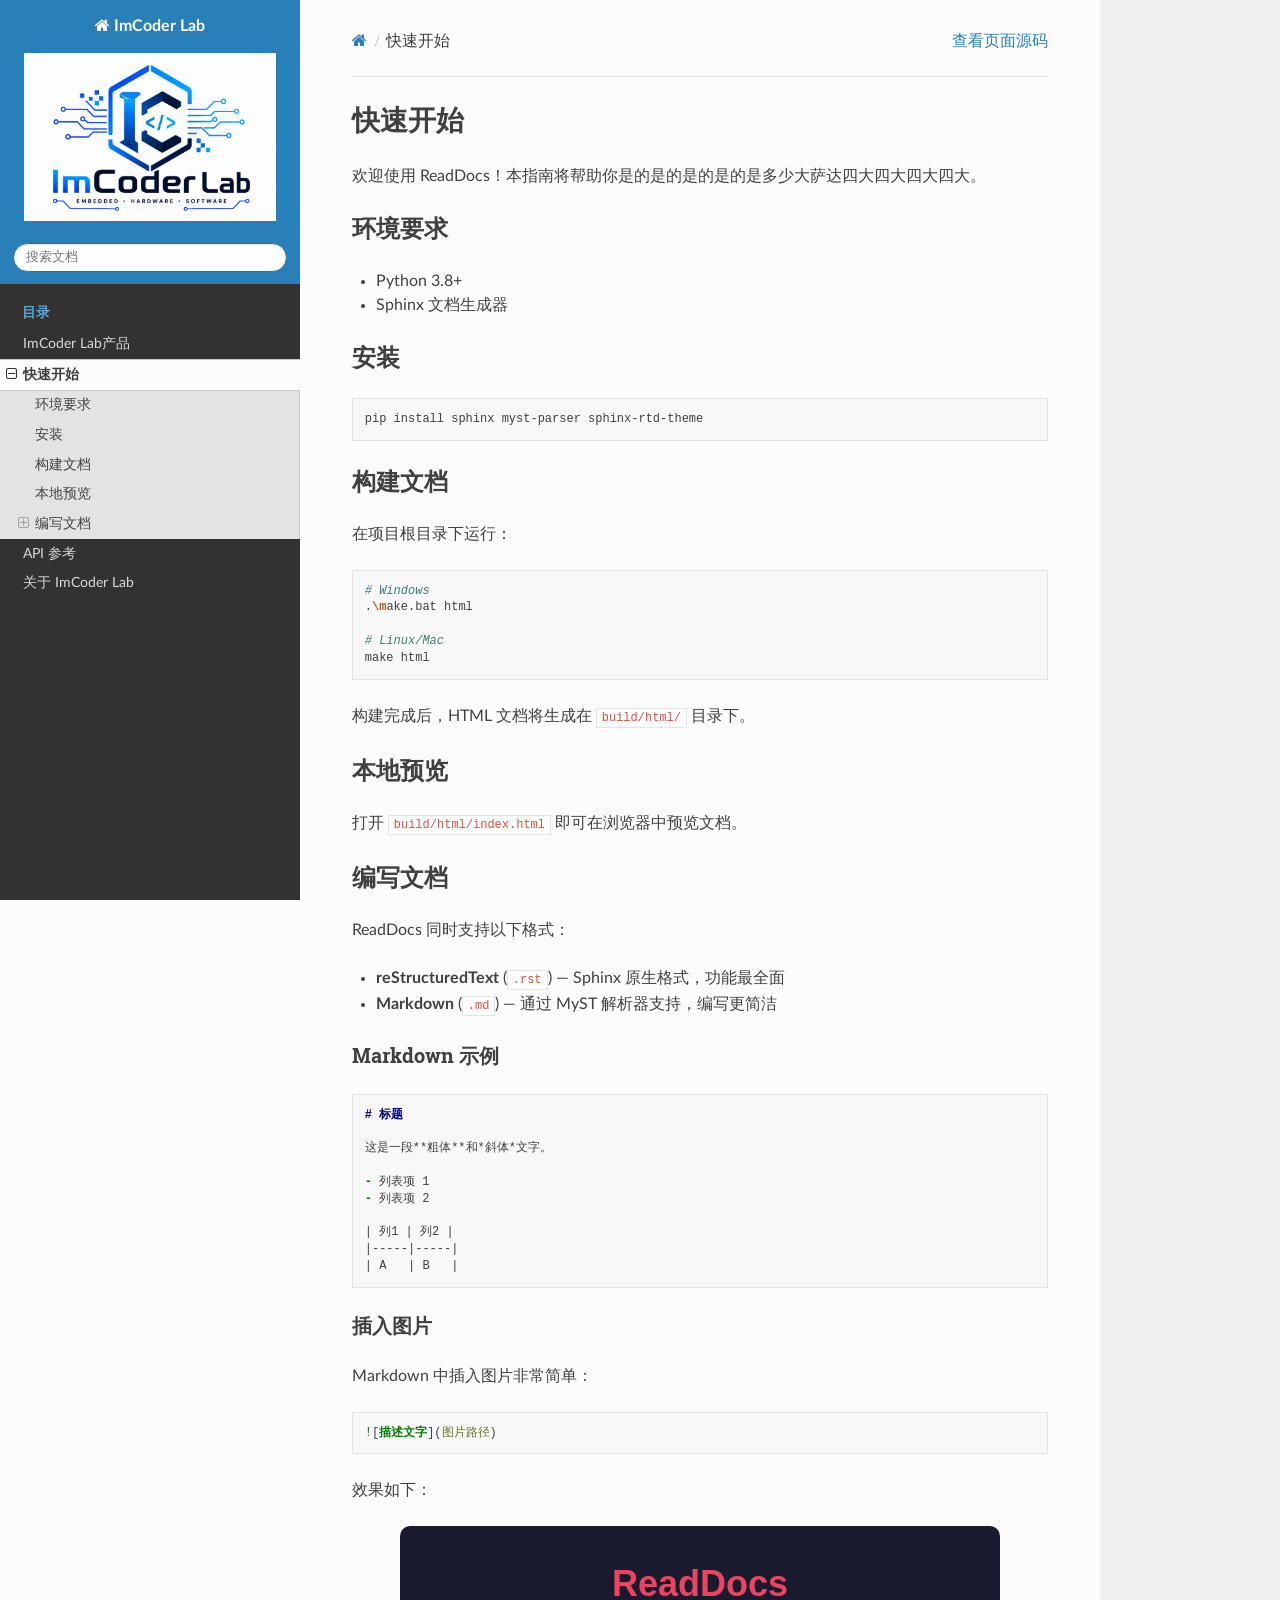
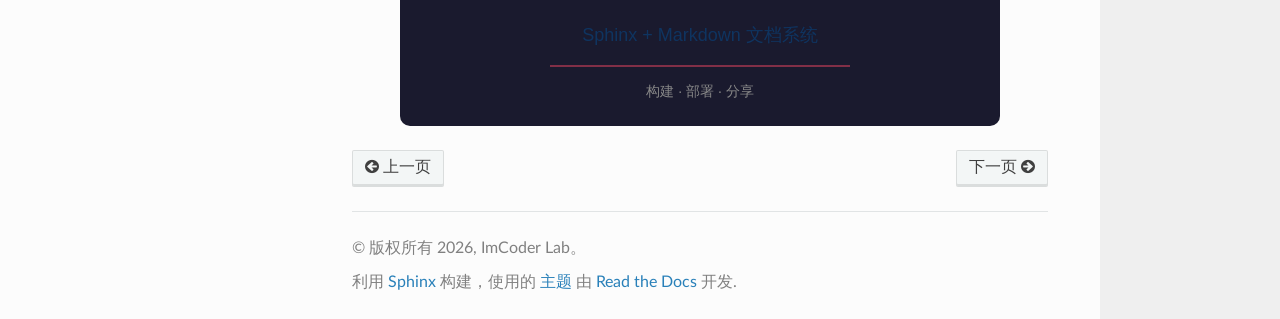
<file: quickstart.html>
<!DOCTYPE html>
<html class="writer-html5" lang="zh-CN" data-content_root="./">
<head>
  <meta charset="utf-8" /><meta name="viewport" content="width=device-width, initial-scale=1" />

  <meta name="viewport" content="width=device-width, initial-scale=1.0" />
  <title>快速开始 &mdash; ImCoder Lab V1.0 文档</title>
      <link rel="stylesheet" type="text/css" href="_static/pygments.css?v=b86133f3" />
      <link rel="stylesheet" type="text/css" href="_static/css/theme.css?v=9edc463e" />
      <link rel="stylesheet" type="text/css" href="_static/custom.css?v=e322a08d" />

  
      <script src="_static/jquery.js?v=5d32c60e"></script>
      <script src="_static/_sphinx_javascript_frameworks_compat.js?v=2cd50e6c"></script>
      <script src="_static/documentation_options.js?v=3f0bcac8"></script>
      <script src="_static/doctools.js?v=fd6eb6e6"></script>
      <script src="_static/sphinx_highlight.js?v=6ffebe34"></script>
      <script src="_static/translations.js?v=540d3cec"></script>
    <script src="_static/js/theme.js"></script>
    <link rel="author" title="关于此文档" href="about.html" />
    <link rel="index" title="索引" href="genindex.html" />
    <link rel="search" title="搜索" href="search.html" />
    <link rel="next" title="API 参考" href="api.html" />
    <link rel="prev" title="通信模块" href="COYOO/imod.html" /> 
</head>

<body class="wy-body-for-nav"> 
  <div class="wy-grid-for-nav">
    <nav data-toggle="wy-nav-shift" class="wy-nav-side">
      <div class="wy-side-scroll">
        <div class="wy-side-nav-search" >

          
          
          <a href="index.html" class="icon icon-home">
            ImCoder Lab
              <img src="_static/logo.png" class="logo" alt="Logo"/>
          </a>
<div role="search">
  <form id="rtd-search-form" class="wy-form" action="search.html" method="get">
    <input type="text" name="q" placeholder="搜索文档" aria-label="搜索文档" />
    <input type="hidden" name="check_keywords" value="yes" />
    <input type="hidden" name="area" value="default" />
  </form>
</div>
        </div><div class="wy-menu wy-menu-vertical" data-spy="affix" role="navigation" aria-label="导航菜单">
              <p class="caption" role="heading"><span class="caption-text">目录</span></p>
<ul class="current">
<li class="toctree-l1"><a class="reference internal" href="COYOO/index.html">ImCoder Lab产品</a></li>
<li class="toctree-l1 current"><a class="current reference internal" href="#">快速开始</a><ul>
<li class="toctree-l2"><a class="reference internal" href="#id2">环境要求</a></li>
<li class="toctree-l2"><a class="reference internal" href="#id3">安装</a></li>
<li class="toctree-l2"><a class="reference internal" href="#id4">构建文档</a></li>
<li class="toctree-l2"><a class="reference internal" href="#id5">本地预览</a></li>
<li class="toctree-l2"><a class="reference internal" href="#id6">编写文档</a><ul>
<li class="toctree-l3"><a class="reference internal" href="#markdown">Markdown 示例</a></li>
<li class="toctree-l3"><a class="reference internal" href="#id7">插入图片</a></li>
</ul>
</li>
</ul>
</li>
<li class="toctree-l1"><a class="reference internal" href="api.html">API 参考</a></li>
<li class="toctree-l1"><a class="reference internal" href="about.html">关于 ImCoder Lab</a></li>
</ul>

        </div>
      </div>
    </nav>

    <section data-toggle="wy-nav-shift" class="wy-nav-content-wrap"><nav class="wy-nav-top" aria-label="移动版导航菜单" >
          <i data-toggle="wy-nav-top" class="fa fa-bars"></i>
          <a href="index.html">ImCoder Lab</a>
      </nav>

      <div class="wy-nav-content">
        <div class="rst-content">
          <div role="navigation" aria-label="页面导航">
  <ul class="wy-breadcrumbs">
      <li><a href="index.html" class="icon icon-home" aria-label="Home"></a></li>
      <li class="breadcrumb-item active">快速开始</li>
      <li class="wy-breadcrumbs-aside">
            <a href="_sources/quickstart.md.txt" rel="nofollow"> 查看页面源码</a>
      </li>
  </ul>
  <hr/>
</div>
          <div role="main" class="document" itemscope="itemscope" itemtype="http://schema.org/Article">
           <div itemprop="articleBody">
             
  <section id="id1">
<h1>快速开始<a class="headerlink" href="#id1" title="链接到此标题。"></a></h1>
<p>欢迎使用 ReadDocs！本指南将帮助你是的是的是的是的是多少大萨达四大四大四大四大。</p>
<section id="id2">
<h2>环境要求<a class="headerlink" href="#id2" title="链接到此标题。"></a></h2>
<ul class="simple">
<li><p>Python 3.8+</p></li>
<li><p>Sphinx 文档生成器</p></li>
</ul>
</section>
<section id="id3">
<h2>安装<a class="headerlink" href="#id3" title="链接到此标题。"></a></h2>
<div class="highlight-bash notranslate"><div class="highlight"><pre><span></span>pip<span class="w"> </span>install<span class="w"> </span>sphinx<span class="w"> </span>myst-parser<span class="w"> </span>sphinx-rtd-theme
</pre></div>
</div>
</section>
<section id="id4">
<h2>构建文档<a class="headerlink" href="#id4" title="链接到此标题。"></a></h2>
<p>在项目根目录下运行：</p>
<div class="highlight-bash notranslate"><div class="highlight"><pre><span></span><span class="c1"># Windows</span>
.<span class="se">\m</span>ake.bat<span class="w"> </span>html

<span class="c1"># Linux/Mac</span>
make<span class="w"> </span>html
</pre></div>
</div>
<p>构建完成后，HTML 文档将生成在 <code class="docutils literal notranslate"><span class="pre">build/html/</span></code> 目录下。</p>
</section>
<section id="id5">
<h2>本地预览<a class="headerlink" href="#id5" title="链接到此标题。"></a></h2>
<p>打开 <code class="docutils literal notranslate"><span class="pre">build/html/index.html</span></code> 即可在浏览器中预览文档。</p>
</section>
<section id="id6">
<h2>编写文档<a class="headerlink" href="#id6" title="链接到此标题。"></a></h2>
<p>ReadDocs 同时支持以下格式：</p>
<ul class="simple">
<li><p><strong>reStructuredText</strong> (<code class="docutils literal notranslate"><span class="pre">.rst</span></code>) — Sphinx 原生格式，功能最全面</p></li>
<li><p><strong>Markdown</strong> (<code class="docutils literal notranslate"><span class="pre">.md</span></code>) — 通过 MyST 解析器支持，编写更简洁</p></li>
</ul>
<section id="markdown">
<h3>Markdown 示例<a class="headerlink" href="#markdown" title="链接到此标题。"></a></h3>
<div class="highlight-markdown notranslate"><div class="highlight"><pre><span></span><span class="gh"># 标题</span>

这是一段**粗体**和*斜体*文字。

<span class="k">-</span><span class="w"> </span>列表项 1
<span class="k">-</span><span class="w"> </span>列表项 2

| 列1 | 列2 |
|-----|-----|
| A   | B   |
</pre></div>
</div>
</section>
<section id="id7">
<h3>插入图片<a class="headerlink" href="#id7" title="链接到此标题。"></a></h3>
<p>Markdown 中插入图片非常简单：</p>
<div class="highlight-markdown notranslate"><div class="highlight"><pre><span></span>![<span class="nt">描述文字</span>](<span class="na">图片路径</span>)
</pre></div>
</div>
<p>效果如下：</p>
<p><img alt="ReadDocs Banner" src="_images/readdocs-banner.svg" /></p>
</section>
</section>
</section>


           </div>
          </div>
          <footer><div class="rst-footer-buttons" role="navigation" aria-label="页脚">
        <a href="COYOO/imod.html" class="btn btn-neutral float-left" title="通信模块" accesskey="p" rel="prev"><span class="fa fa-arrow-circle-left" aria-hidden="true"></span> 上一页</a>
        <a href="api.html" class="btn btn-neutral float-right" title="API 参考" accesskey="n" rel="next">下一页 <span class="fa fa-arrow-circle-right" aria-hidden="true"></span></a>
    </div>

  <hr/>

  <div role="contentinfo">
    <p>&#169; 版权所有 2026, ImCoder Lab。</p>
  </div>

  利用 <a href="https://www.sphinx-doc.org/">Sphinx</a> 构建，使用的 
    <a href="https://github.com/readthedocs/sphinx_rtd_theme">主题</a>
    由 <a href="https://readthedocs.org">Read the Docs</a> 开发.
   

</footer>
        </div>
      </div>
    </section>
  </div>
  <script>
      jQuery(function () {
          SphinxRtdTheme.Navigation.enable(true);
      });
  </script> 

</body>
</html>
</file>
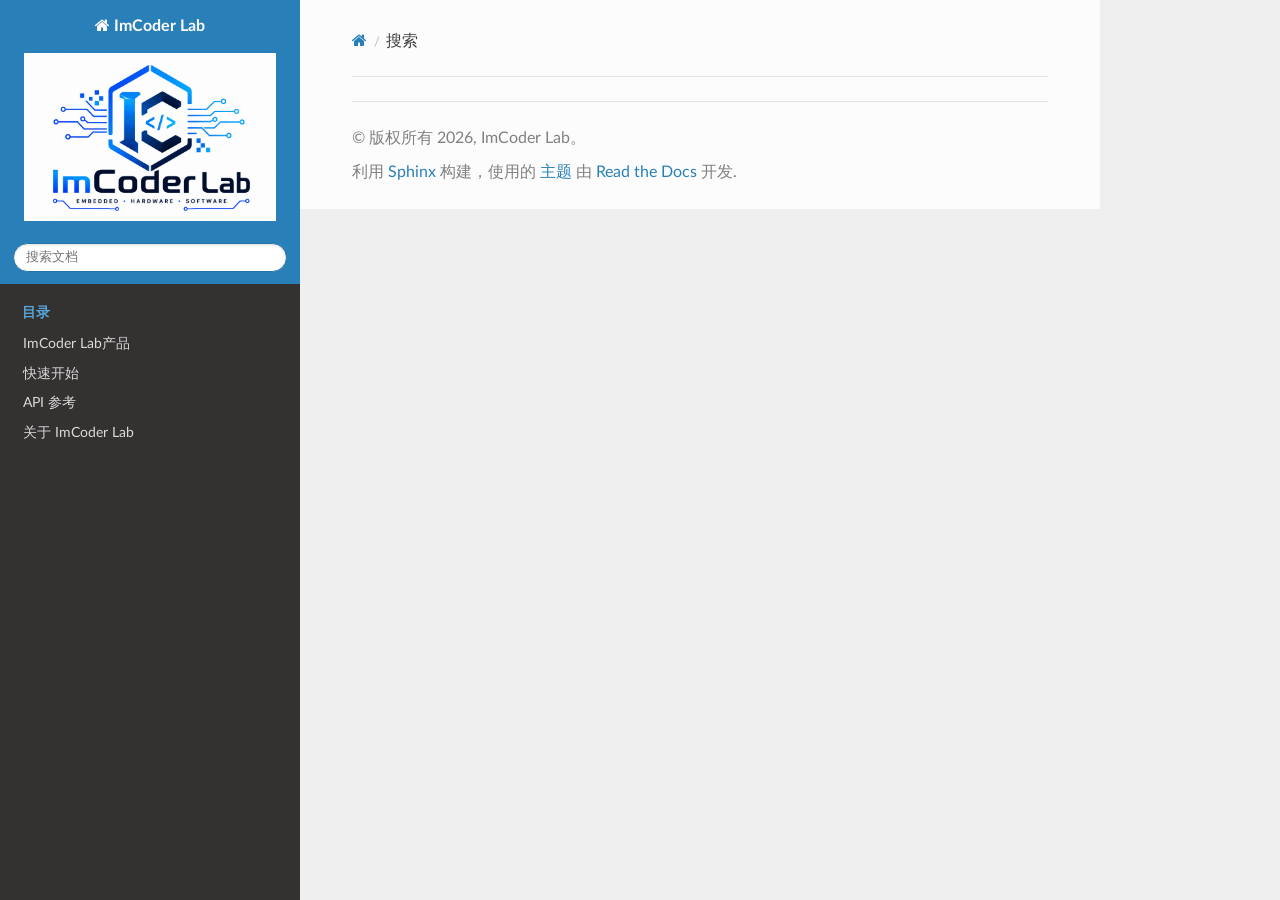
<file: search.html>
<!DOCTYPE html>
<html class="writer-html5" lang="zh-CN" data-content_root="./">
<head>
  <meta charset="utf-8" />
  <meta name="viewport" content="width=device-width, initial-scale=1.0" />
  <title>搜索 &mdash; ImCoder Lab V1.0 文档</title>
      <link rel="stylesheet" type="text/css" href="_static/pygments.css?v=b86133f3" />
      <link rel="stylesheet" type="text/css" href="_static/css/theme.css?v=9edc463e" />
      <link rel="stylesheet" type="text/css" href="_static/custom.css?v=e322a08d" />

  
    
      <script src="_static/jquery.js?v=5d32c60e"></script>
      <script src="_static/_sphinx_javascript_frameworks_compat.js?v=2cd50e6c"></script>
      <script src="_static/documentation_options.js?v=3f0bcac8"></script>
      <script src="_static/doctools.js?v=fd6eb6e6"></script>
      <script src="_static/sphinx_highlight.js?v=6ffebe34"></script>
      <script src="_static/translations.js?v=540d3cec"></script>
    <script src="_static/js/theme.js"></script>
    <script src="_static/searchtools.js"></script>
    <script src="_static/language_data.js"></script>
    <link rel="author" title="关于此文档" href="about.html" />
    <link rel="index" title="索引" href="genindex.html" />
    <link rel="search" title="搜索" href="#" /> 
</head>

<body class="wy-body-for-nav"> 
  <div class="wy-grid-for-nav">
    <nav data-toggle="wy-nav-shift" class="wy-nav-side">
      <div class="wy-side-scroll">
        <div class="wy-side-nav-search" >

          
          
          <a href="index.html" class="icon icon-home">
            ImCoder Lab
              <img src="_static/logo.png" class="logo" alt="Logo"/>
          </a>
<div role="search">
  <form id="rtd-search-form" class="wy-form" action="#" method="get">
    <input type="text" name="q" placeholder="搜索文档" aria-label="搜索文档" />
    <input type="hidden" name="check_keywords" value="yes" />
    <input type="hidden" name="area" value="default" />
  </form>
</div>
        </div><div class="wy-menu wy-menu-vertical" data-spy="affix" role="navigation" aria-label="导航菜单">
              <p class="caption" role="heading"><span class="caption-text">目录</span></p>
<ul>
<li class="toctree-l1"><a class="reference internal" href="COYOO/index.html">ImCoder Lab产品</a></li>
<li class="toctree-l1"><a class="reference internal" href="quickstart.html">快速开始</a></li>
<li class="toctree-l1"><a class="reference internal" href="api.html">API 参考</a></li>
<li class="toctree-l1"><a class="reference internal" href="about.html">关于 ImCoder Lab</a></li>
</ul>

        </div>
      </div>
    </nav>

    <section data-toggle="wy-nav-shift" class="wy-nav-content-wrap"><nav class="wy-nav-top" aria-label="移动版导航菜单" >
          <i data-toggle="wy-nav-top" class="fa fa-bars"></i>
          <a href="index.html">ImCoder Lab</a>
      </nav>

      <div class="wy-nav-content">
        <div class="rst-content">
          <div role="navigation" aria-label="页面导航">
  <ul class="wy-breadcrumbs">
      <li><a href="index.html" class="icon icon-home" aria-label="Home"></a></li>
      <li class="breadcrumb-item active">搜索</li>
      <li class="wy-breadcrumbs-aside">
      </li>
  </ul>
  <hr/>
</div>
          <div role="main" class="document" itemscope="itemscope" itemtype="http://schema.org/Article">
           <div itemprop="articleBody">
             
  <noscript>
  <div id="fallback" class="admonition warning">
    <p class="last">
      请启用 JavaScript 以便使用搜索功能
    </p>
  </div>
  </noscript>

  
  <div id="search-results">
  
  </div>

           </div>
          </div>
          <footer>

  <hr/>

  <div role="contentinfo">
    <p>&#169; 版权所有 2026, ImCoder Lab。</p>
  </div>

  利用 <a href="https://www.sphinx-doc.org/">Sphinx</a> 构建，使用的 
    <a href="https://github.com/readthedocs/sphinx_rtd_theme">主题</a>
    由 <a href="https://readthedocs.org">Read the Docs</a> 开发.
   

</footer>
        </div>
      </div>
    </section>
  </div>
  <script>
      jQuery(function () {
          SphinxRtdTheme.Navigation.enable(true);
      });
  </script>
  <script>
    jQuery(function() { Search.loadIndex("searchindex.js"); });
  </script>
  
  <script id="searchindexloader"></script>
   


</body>
</html>
</file>
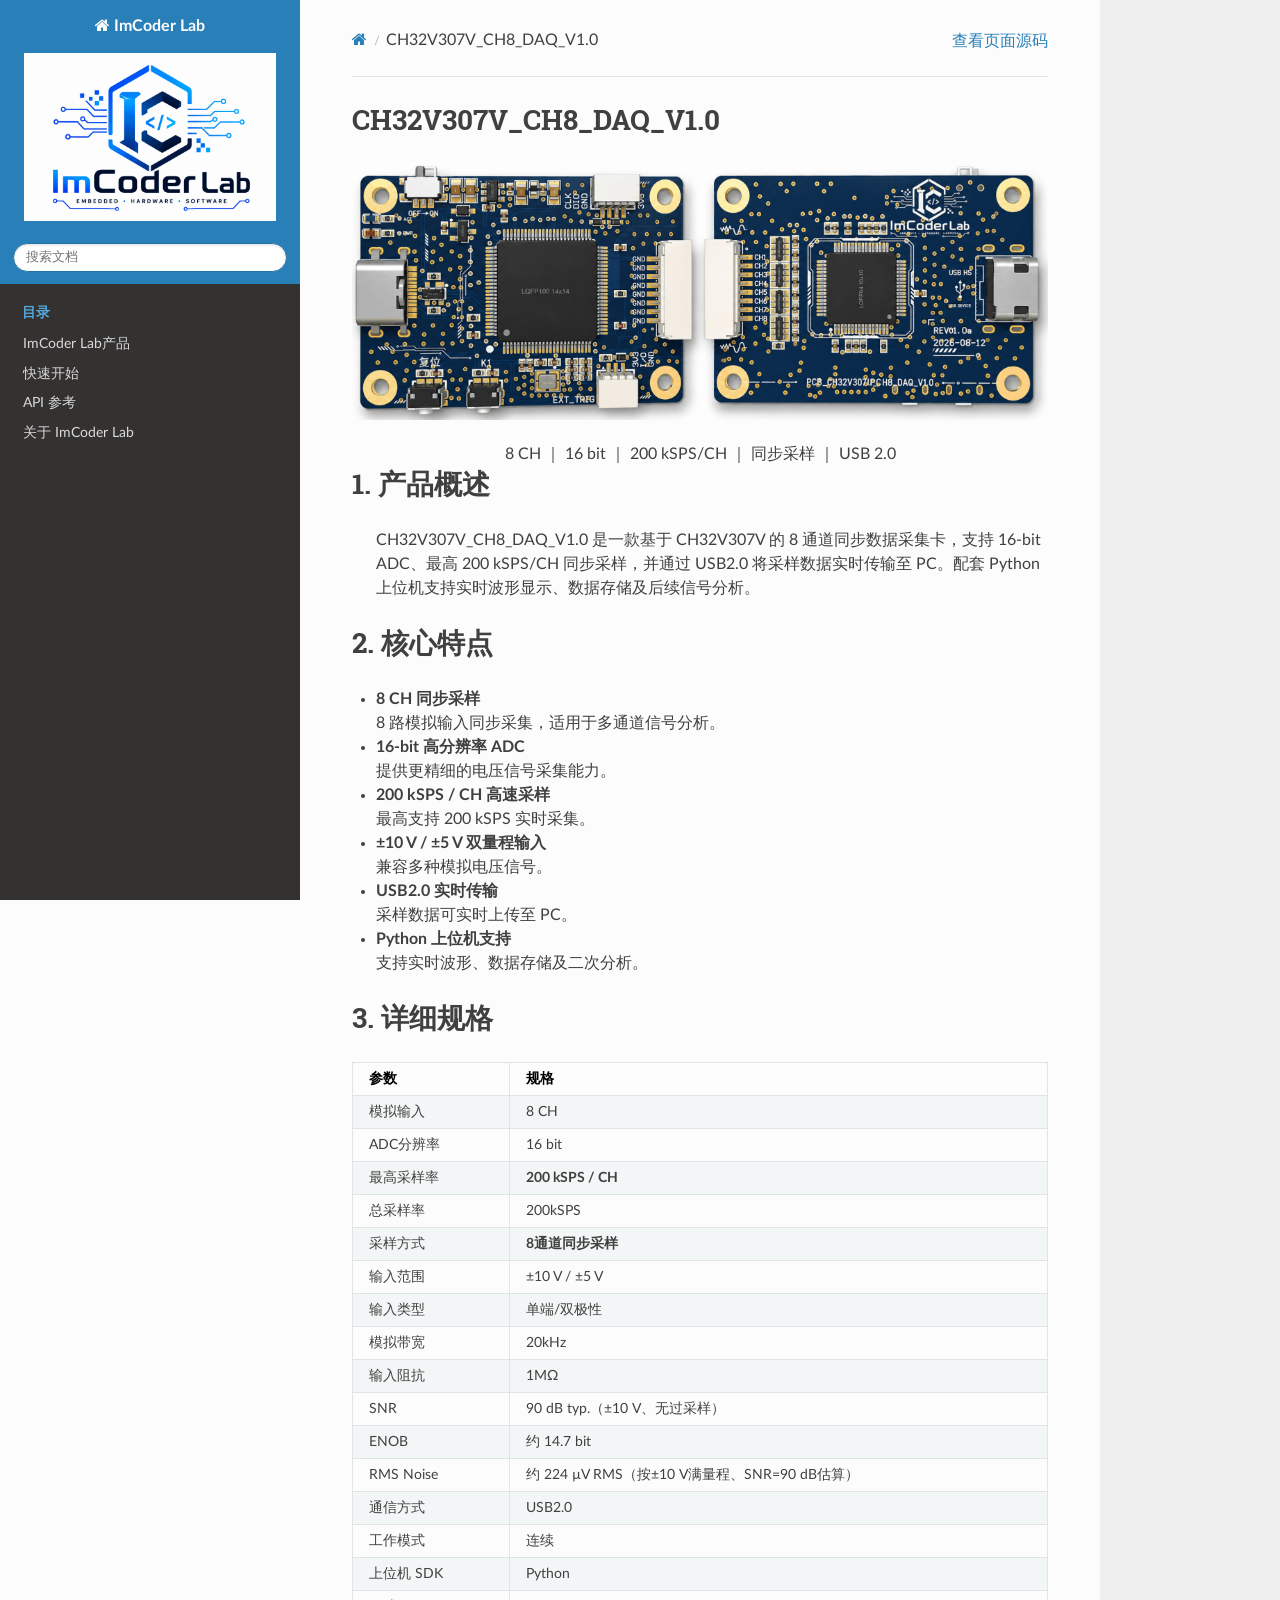
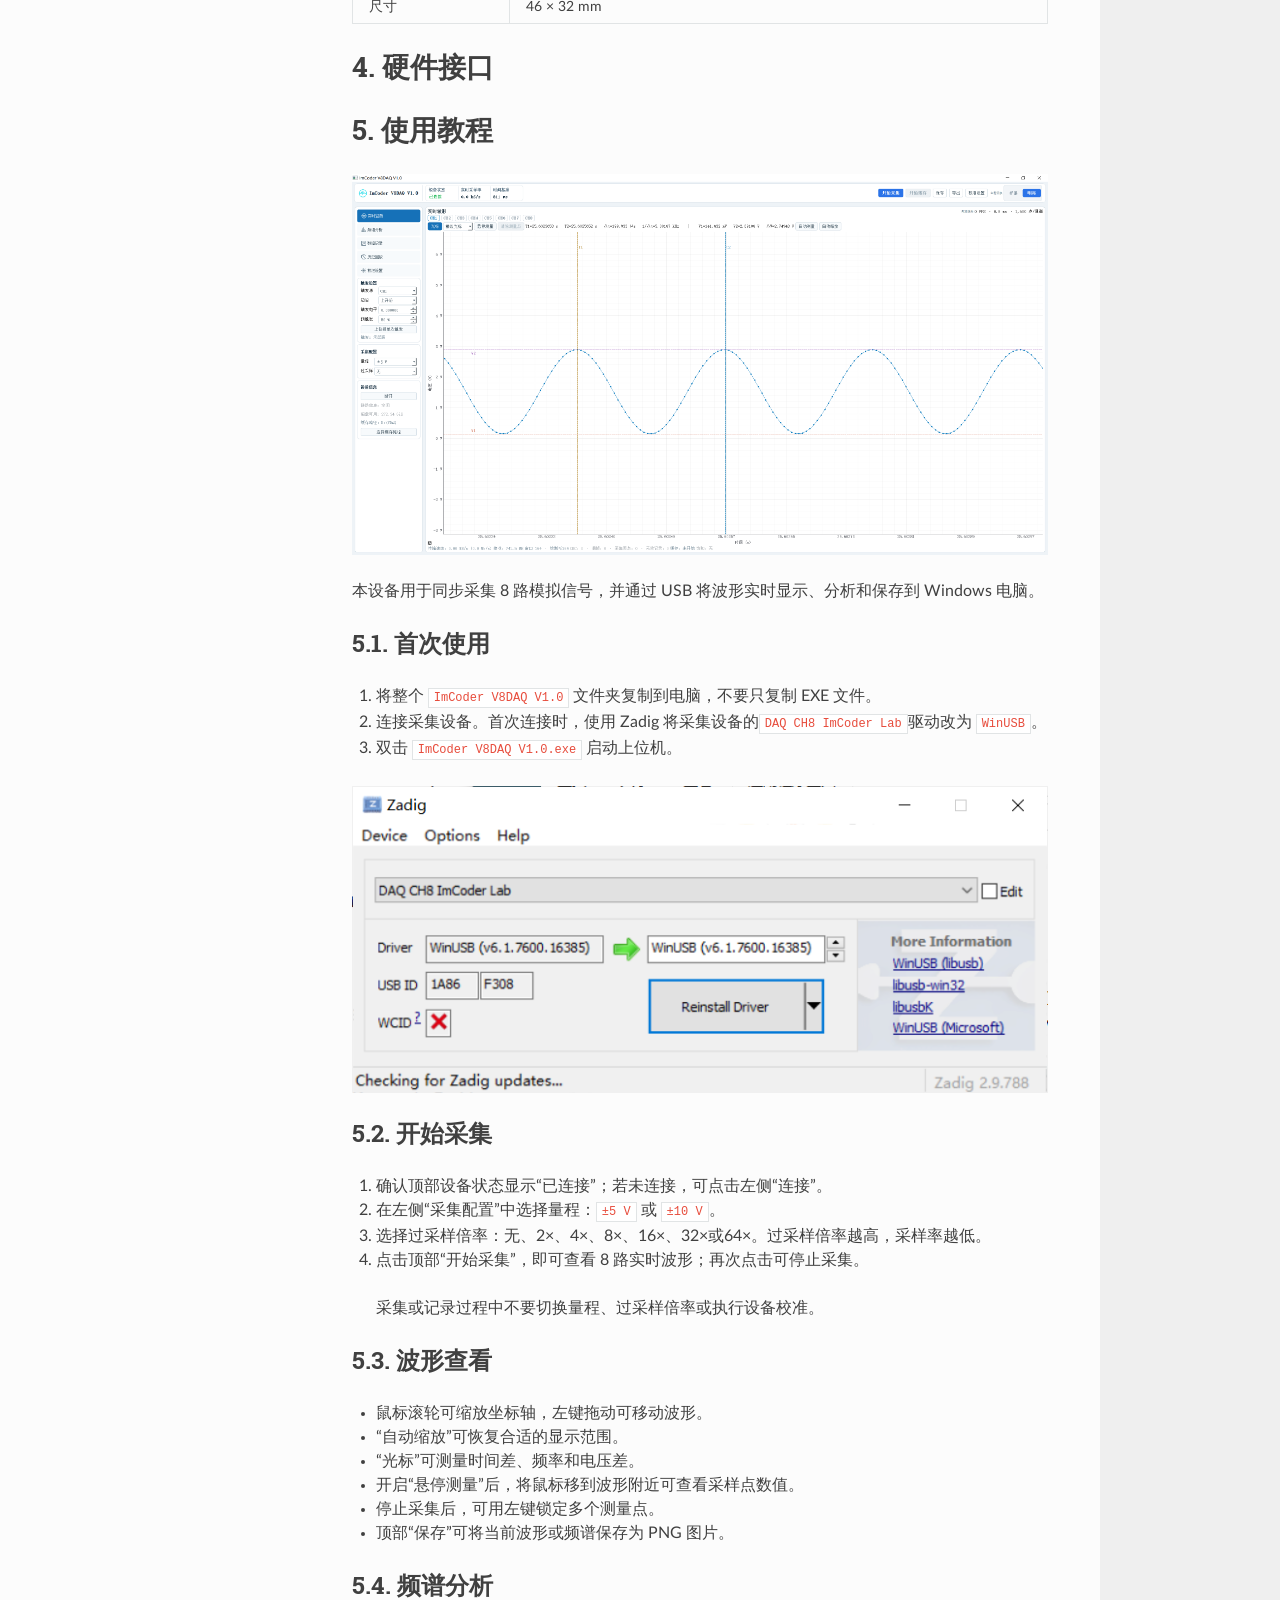
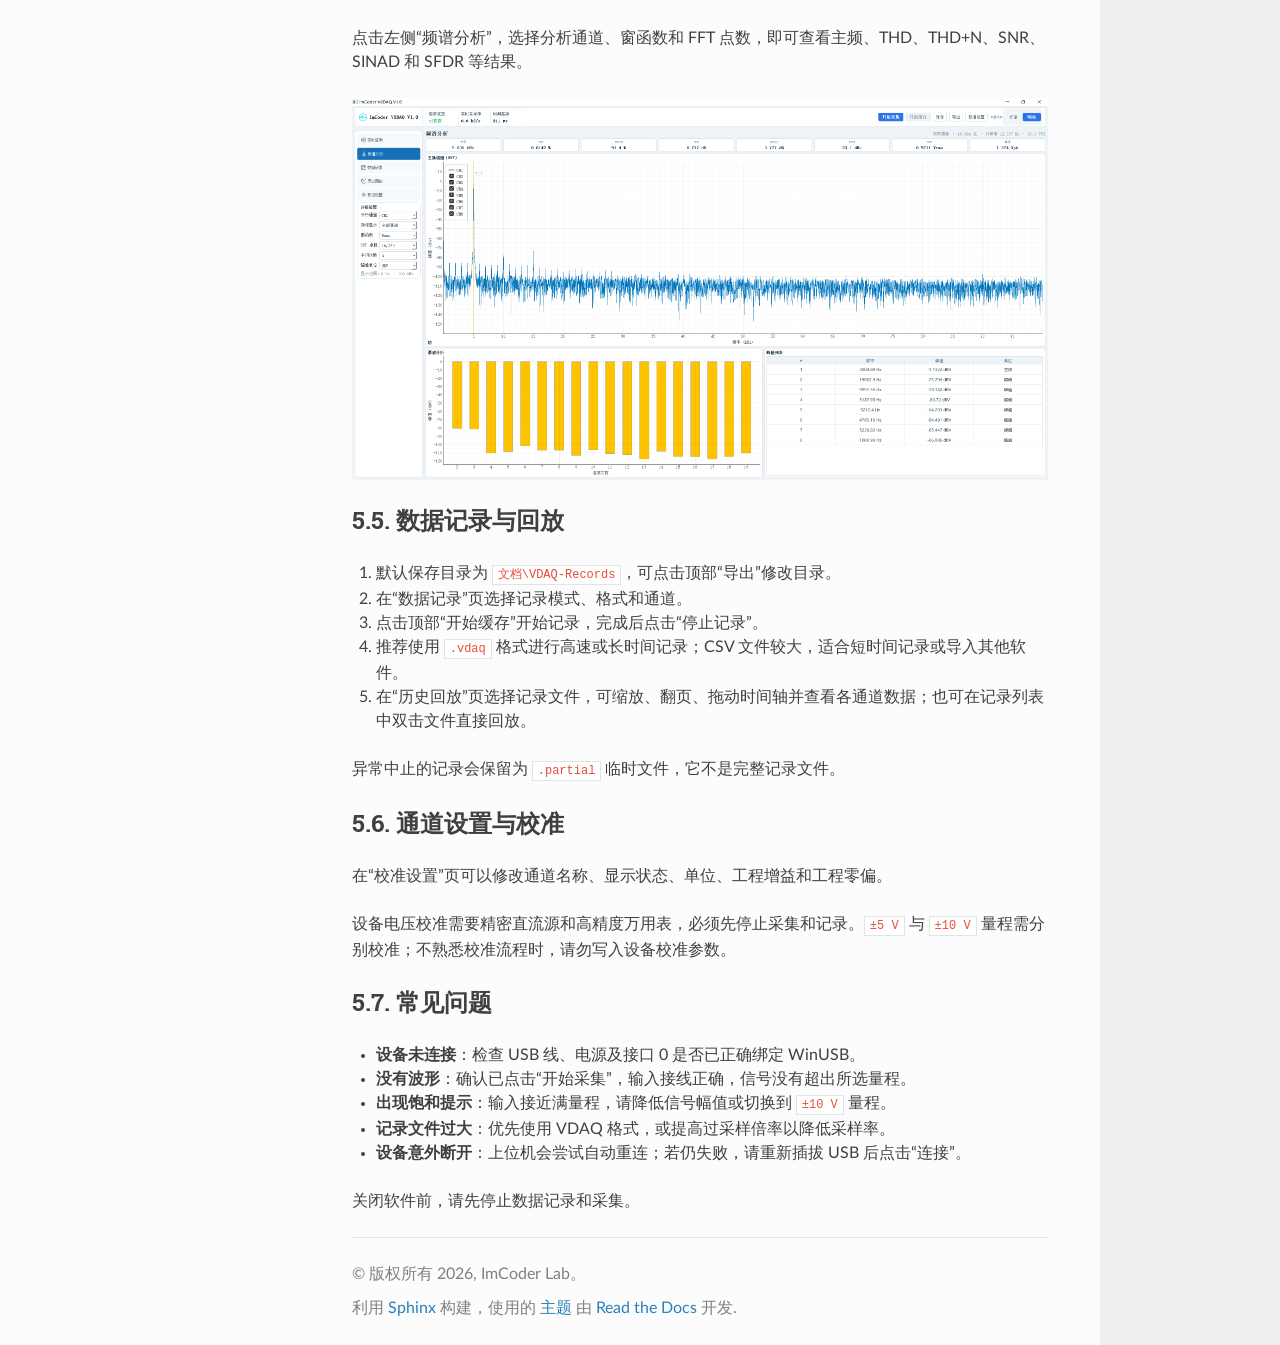
<file: COYOO/ch32v307v_ch8_daq.html>
<!DOCTYPE html>
<html class="writer-html5" lang="zh-CN" data-content_root="../">
<head>
  <meta charset="utf-8" /><meta name="viewport" content="width=device-width, initial-scale=1" />

  <meta name="viewport" content="width=device-width, initial-scale=1.0" />
  <title>CH32V307V_CH8_DAQ_V1.0 &mdash; ImCoder Lab V1.0 文档</title>
      <link rel="stylesheet" type="text/css" href="../_static/pygments.css?v=b86133f3" />
      <link rel="stylesheet" type="text/css" href="../_static/css/theme.css?v=9edc463e" />
      <link rel="stylesheet" type="text/css" href="../_static/custom.css?v=e322a08d" />

  
      <script src="../_static/jquery.js?v=5d32c60e"></script>
      <script src="../_static/_sphinx_javascript_frameworks_compat.js?v=2cd50e6c"></script>
      <script src="../_static/documentation_options.js?v=3f0bcac8"></script>
      <script src="../_static/doctools.js?v=fd6eb6e6"></script>
      <script src="../_static/sphinx_highlight.js?v=6ffebe34"></script>
      <script src="../_static/translations.js?v=540d3cec"></script>
    <script src="../_static/js/theme.js"></script>
    <link rel="author" title="关于此文档" href="../about.html" />
    <link rel="index" title="索引" href="../genindex.html" />
    <link rel="search" title="搜索" href="../search.html" /> 
</head>

<body class="wy-body-for-nav"> 
  <div class="wy-grid-for-nav">
    <nav data-toggle="wy-nav-shift" class="wy-nav-side">
      <div class="wy-side-scroll">
        <div class="wy-side-nav-search" >

          
          
          <a href="../index.html" class="icon icon-home">
            ImCoder Lab
              <img src="../_static/logo.png" class="logo" alt="Logo"/>
          </a>
<div role="search">
  <form id="rtd-search-form" class="wy-form" action="../search.html" method="get">
    <input type="text" name="q" placeholder="搜索文档" aria-label="搜索文档" />
    <input type="hidden" name="check_keywords" value="yes" />
    <input type="hidden" name="area" value="default" />
  </form>
</div>
        </div><div class="wy-menu wy-menu-vertical" data-spy="affix" role="navigation" aria-label="导航菜单">
              <p class="caption" role="heading"><span class="caption-text">目录</span></p>
<ul>
<li class="toctree-l1"><a class="reference internal" href="index.html">ImCoder Lab产品</a></li>
<li class="toctree-l1"><a class="reference internal" href="../quickstart.html">快速开始</a></li>
<li class="toctree-l1"><a class="reference internal" href="../api.html">API 参考</a></li>
<li class="toctree-l1"><a class="reference internal" href="../about.html">关于 ImCoder Lab</a></li>
</ul>

        </div>
      </div>
    </nav>

    <section data-toggle="wy-nav-shift" class="wy-nav-content-wrap"><nav class="wy-nav-top" aria-label="移动版导航菜单" >
          <i data-toggle="wy-nav-top" class="fa fa-bars"></i>
          <a href="../index.html">ImCoder Lab</a>
      </nav>

      <div class="wy-nav-content">
        <div class="rst-content">
          <div role="navigation" aria-label="页面导航">
  <ul class="wy-breadcrumbs">
      <li><a href="../index.html" class="icon icon-home" aria-label="Home"></a></li>
      <li class="breadcrumb-item active">CH32V307V_CH8_DAQ_V1.0</li>
      <li class="wy-breadcrumbs-aside">
            <a href="../_sources/COYOO/ch32v307v_ch8_daq.md.txt" rel="nofollow"> 查看页面源码</a>
      </li>
  </ul>
  <hr/>
</div>
          <div role="main" class="document" itemscope="itemscope" itemtype="http://schema.org/Article">
           <div itemprop="articleBody">
             
  <section id="ch32v307v-ch8-daq-v1-0">
<h1>CH32V307V_CH8_DAQ_V1.0<a class="headerlink" href="#ch32v307v-ch8-daq-v1-0" title="链接到此标题。"></a></h1>
<p><img alt="CH32V307V_CH8_DAQ_V1.0" src="../_images/CH32V307V_CH8_DAQ_V1.0.png" /></p>
<div align="center">8 CH ｜ 16 bit ｜ 200 kSPS/CH ｜ 同步采样 ｜ USB 2.0</div>
</section>
<section id="id1">
<h1>1. 产品概述<a class="headerlink" href="#id1" title="链接到此标题。"></a></h1>
<blockquote>
<div><p>CH32V307V_CH8_DAQ_V1.0 是一款基于 CH32V307V 的 8 通道同步数据采集卡，支持 16-bit ADC、最高 200 kSPS/CH 同步采样，并通过 USB2.0 将采样数据实时传输至 PC。配套 Python 上位机支持实时波形显示、数据存储及后续信号分析。</p>
</div></blockquote>
</section>
<section id="id2">
<h1>2. 核心特点<a class="headerlink" href="#id2" title="链接到此标题。"></a></h1>
<ul class="simple">
<li><p><strong>8 CH 同步采样</strong><br />
8 路模拟输入同步采集，适用于多通道信号分析。</p></li>
<li><p><strong>16-bit 高分辨率 ADC</strong><br />
提供更精细的电压信号采集能力。</p></li>
<li><p><strong>200 kSPS / CH 高速采样</strong><br />
最高支持 200 kSPS 实时采集。</p></li>
<li><p><strong>±10 V / ±5 V 双量程输入</strong><br />
兼容多种模拟电压信号。</p></li>
<li><p><strong>USB2.0 实时传输</strong><br />
采样数据可实时上传至 PC。</p></li>
<li><p><strong>Python 上位机支持</strong><br />
支持实时波形、数据存储及二次分析。</p></li>
</ul>
</section>
<section id="id3">
<h1>3. 详细规格<a class="headerlink" href="#id3" title="链接到此标题。"></a></h1>
<table class="docutils align-default">
<thead>
<tr class="row-odd"><th class="head"><p>参数</p></th>
<th class="head"><p>规格</p></th>
</tr>
</thead>
<tbody>
<tr class="row-even"><td><p>模拟输入</p></td>
<td><p>8 CH</p></td>
</tr>
<tr class="row-odd"><td><p>ADC分辨率</p></td>
<td><p>16 bit</p></td>
</tr>
<tr class="row-even"><td><p>最高采样率</p></td>
<td><p><strong>200 kSPS / CH</strong></p></td>
</tr>
<tr class="row-odd"><td><p>总采样率</p></td>
<td><p>200kSPS</p></td>
</tr>
<tr class="row-even"><td><p>采样方式</p></td>
<td><p><strong>8通道同步采样</strong></p></td>
</tr>
<tr class="row-odd"><td><p>输入范围</p></td>
<td><p>±10 V / ±5 V</p></td>
</tr>
<tr class="row-even"><td><p>输入类型</p></td>
<td><p>单端/双极性</p></td>
</tr>
<tr class="row-odd"><td><p>模拟带宽</p></td>
<td><p>20kHz</p></td>
</tr>
<tr class="row-even"><td><p>输入阻抗</p></td>
<td><p>1MΩ</p></td>
</tr>
<tr class="row-odd"><td><p>SNR</p></td>
<td><p>90 dB typ.（±10 V、无过采样）</p></td>
</tr>
<tr class="row-even"><td><p>ENOB</p></td>
<td><p>约 14.7 bit</p></td>
</tr>
<tr class="row-odd"><td><p>RMS Noise</p></td>
<td><p>约 224 µV RMS（按±10 V满量程、SNR=90 dB估算）</p></td>
</tr>
<tr class="row-even"><td><p>通信方式</p></td>
<td><p>USB2.0</p></td>
</tr>
<tr class="row-odd"><td><p>工作模式</p></td>
<td><p>连续</p></td>
</tr>
<tr class="row-even"><td><p>上位机 SDK</p></td>
<td><p>Python</p></td>
</tr>
<tr class="row-odd"><td><p>尺寸</p></td>
<td><p>46 × 32 mm</p></td>
</tr>
</tbody>
</table>
</section>
<section id="id4">
<h1>4. 硬件接口<a class="headerlink" href="#id4" title="链接到此标题。"></a></h1>
</section>
<section id="id5">
<h1>5. 使用教程<a class="headerlink" href="#id5" title="链接到此标题。"></a></h1>
<p><img alt="V8DAQ" src="../_images/V8DAQ.png" /></p>
<p>本设备用于同步采集 8 路模拟信号，并通过 USB 将波形实时显示、分析和保存到 Windows 电脑。</p>
<section id="id6">
<h2>5.1. 首次使用<a class="headerlink" href="#id6" title="链接到此标题。"></a></h2>
<ol class="arabic simple">
<li><p>将整个 <code class="docutils literal notranslate"><span class="pre">ImCoder</span> <span class="pre">V8DAQ</span> <span class="pre">V1.0</span></code> 文件夹复制到电脑，不要只复制 EXE 文件。</p></li>
<li><p>连接采集设备。首次连接时，使用 Zadig 将采集设备的<code class="docutils literal notranslate"><span class="pre">DAQ</span> <span class="pre">CH8</span> <span class="pre">ImCoder</span> <span class="pre">Lab</span></code>驱动改为 <code class="docutils literal notranslate"><span class="pre">WinUSB</span></code>。</p></li>
<li><p>双击 <code class="docutils literal notranslate"><span class="pre">ImCoder</span> <span class="pre">V8DAQ</span> <span class="pre">V1.0.exe</span></code> 启动上位机。</p></li>
</ol>
<p><img alt="zadig" src="../_images/zadig.png" /></p>
</section>
<section id="id7">
<h2>5.2. 开始采集<a class="headerlink" href="#id7" title="链接到此标题。"></a></h2>
<ol class="arabic simple">
<li><p>确认顶部设备状态显示“已连接”；若未连接，可点击左侧“连接”。</p></li>
<li><p>在左侧“采集配置”中选择量程：<code class="docutils literal notranslate"><span class="pre">±5</span> <span class="pre">V</span></code> 或 <code class="docutils literal notranslate"><span class="pre">±10</span> <span class="pre">V</span></code>。</p></li>
<li><p>选择过采样倍率：无、2×、4×、8×、16×、32×或64×。过采样倍率越高，采样率越低。</p></li>
<li><p>点击顶部“开始采集”，即可查看 8 路实时波形；再次点击可停止采集。</p></li>
</ol>
<blockquote>
<div><p>采集或记录过程中不要切换量程、过采样倍率或执行设备校准。</p>
</div></blockquote>
</section>
<section id="id8">
<h2>5.3. 波形查看<a class="headerlink" href="#id8" title="链接到此标题。"></a></h2>
<ul class="simple">
<li><p>鼠标滚轮可缩放坐标轴，左键拖动可移动波形。</p></li>
<li><p>“自动缩放”可恢复合适的显示范围。</p></li>
<li><p>“光标”可测量时间差、频率和电压差。</p></li>
<li><p>开启“悬停测量”后，将鼠标移到波形附近可查看采样点数值。</p></li>
<li><p>停止采集后，可用左键锁定多个测量点。</p></li>
<li><p>顶部“保存”可将当前波形或频谱保存为 PNG 图片。</p></li>
</ul>
</section>
<section id="id9">
<h2>5.4. 频谱分析<a class="headerlink" href="#id9" title="链接到此标题。"></a></h2>
<p>点击左侧“频谱分析”，选择分析通道、窗函数和 FFT 点数，即可查看主频、THD、THD+N、SNR、SINAD 和 SFDR 等结果。</p>
<p><img alt="FFT1" src="../_images/FFT1.png" /></p>
</section>
<section id="id10">
<h2>5.5. 数据记录与回放<a class="headerlink" href="#id10" title="链接到此标题。"></a></h2>
<ol class="arabic simple">
<li><p>默认保存目录为 <code class="docutils literal notranslate"><span class="pre">文档\VDAQ-Records</span></code>，可点击顶部“导出”修改目录。</p></li>
<li><p>在“数据记录”页选择记录模式、格式和通道。</p></li>
<li><p>点击顶部“开始缓存”开始记录，完成后点击“停止记录”。</p></li>
<li><p>推荐使用 <code class="docutils literal notranslate"><span class="pre">.vdaq</span></code> 格式进行高速或长时间记录；CSV 文件较大，适合短时间记录或导入其他软件。</p></li>
<li><p>在“历史回放”页选择记录文件，可缩放、翻页、拖动时间轴并查看各通道数据；也可在记录列表中双击文件直接回放。</p></li>
</ol>
<p>异常中止的记录会保留为 <code class="docutils literal notranslate"><span class="pre">.partial</span></code> 临时文件，它不是完整记录文件。</p>
</section>
<section id="id11">
<h2>5.6. 通道设置与校准<a class="headerlink" href="#id11" title="链接到此标题。"></a></h2>
<p>在“校准设置”页可以修改通道名称、显示状态、单位、工程增益和工程零偏。</p>
<p>设备电压校准需要精密直流源和高精度万用表，必须先停止采集和记录。<code class="docutils literal notranslate"><span class="pre">±5</span> <span class="pre">V</span></code> 与 <code class="docutils literal notranslate"><span class="pre">±10</span> <span class="pre">V</span></code> 量程需分别校准；不熟悉校准流程时，请勿写入设备校准参数。</p>
</section>
<section id="id12">
<h2>5.7. 常见问题<a class="headerlink" href="#id12" title="链接到此标题。"></a></h2>
<ul class="simple">
<li><p><strong>设备未连接</strong>：检查 USB 线、电源及接口 0 是否已正确绑定 WinUSB。</p></li>
<li><p><strong>没有波形</strong>：确认已点击“开始采集”，输入接线正确，信号没有超出所选量程。</p></li>
<li><p><strong>出现饱和提示</strong>：输入接近满量程，请降低信号幅值或切换到 <code class="docutils literal notranslate"><span class="pre">±10</span> <span class="pre">V</span></code> 量程。</p></li>
<li><p><strong>记录文件过大</strong>：优先使用 VDAQ 格式，或提高过采样倍率以降低采样率。</p></li>
<li><p><strong>设备意外断开</strong>：上位机会尝试自动重连；若仍失败，请重新插拔 USB 后点击“连接”。</p></li>
</ul>
<p>关闭软件前，请先停止数据记录和采集。</p>
</section>
</section>


           </div>
          </div>
          <footer>

  <hr/>

  <div role="contentinfo">
    <p>&#169; 版权所有 2026, ImCoder Lab。</p>
  </div>

  利用 <a href="https://www.sphinx-doc.org/">Sphinx</a> 构建，使用的 
    <a href="https://github.com/readthedocs/sphinx_rtd_theme">主题</a>
    由 <a href="https://readthedocs.org">Read the Docs</a> 开发.
   

</footer>
        </div>
      </div>
    </section>
  </div>
  <script>
      jQuery(function () {
          SphinxRtdTheme.Navigation.enable(true);
      });
  </script> 

</body>
</html>
</file>
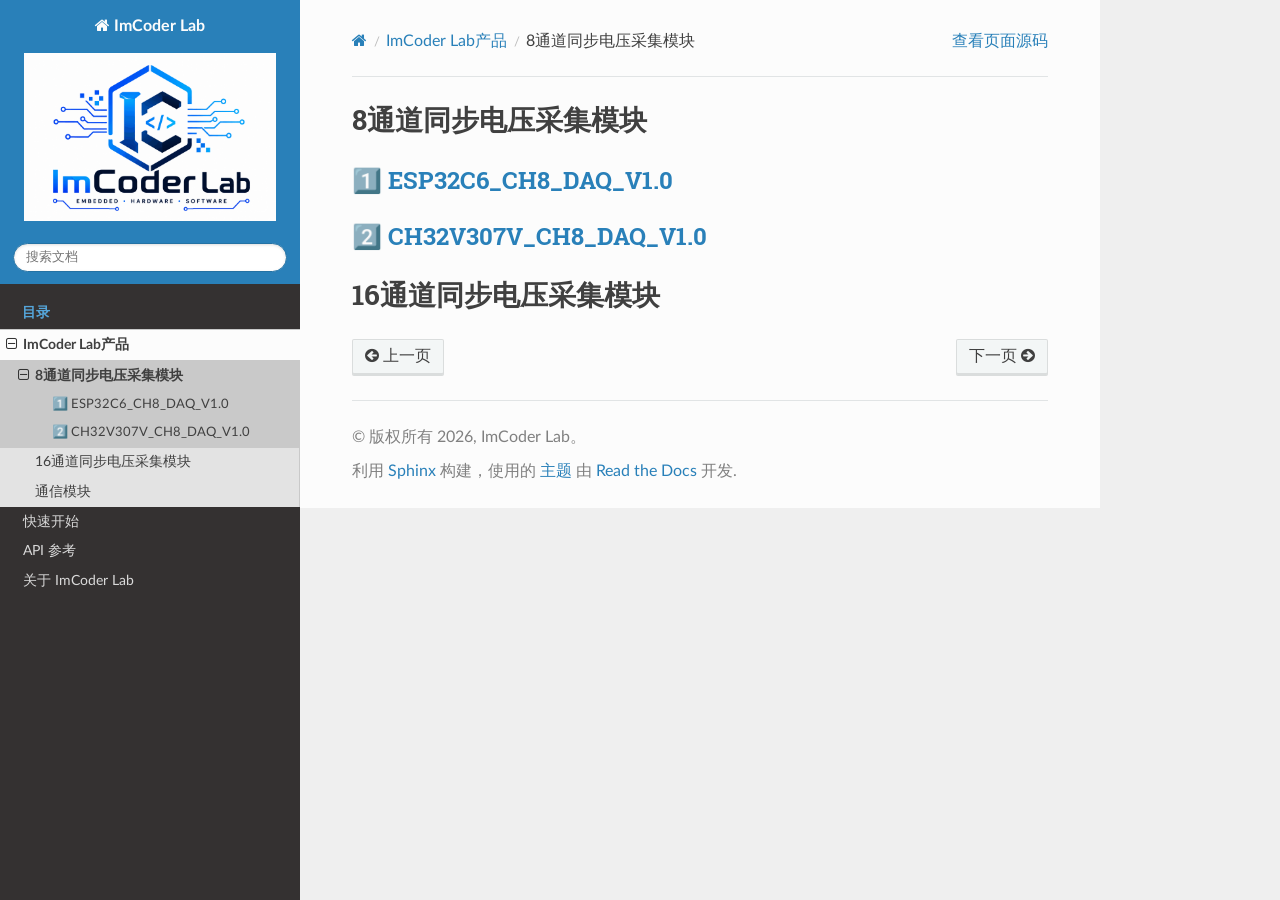
<file: COYOO/COYOO.html>
<!DOCTYPE html>
<html class="writer-html5" lang="zh-CN" data-content_root="../">
<head>
  <meta charset="utf-8" /><meta name="viewport" content="width=device-width, initial-scale=1" />

  <meta name="viewport" content="width=device-width, initial-scale=1.0" />
  <title>8通道同步电压采集模块 &mdash; ImCoder Lab V1.0 文档</title>
      <link rel="stylesheet" type="text/css" href="../_static/pygments.css?v=b86133f3" />
      <link rel="stylesheet" type="text/css" href="../_static/css/theme.css?v=9edc463e" />
      <link rel="stylesheet" type="text/css" href="../_static/custom.css?v=e322a08d" />

  
      <script src="../_static/jquery.js?v=5d32c60e"></script>
      <script src="../_static/_sphinx_javascript_frameworks_compat.js?v=2cd50e6c"></script>
      <script src="../_static/documentation_options.js?v=3f0bcac8"></script>
      <script src="../_static/doctools.js?v=fd6eb6e6"></script>
      <script src="../_static/sphinx_highlight.js?v=6ffebe34"></script>
      <script src="../_static/translations.js?v=540d3cec"></script>
    <script src="../_static/js/theme.js"></script>
    <link rel="author" title="关于此文档" href="../about.html" />
    <link rel="index" title="索引" href="../genindex.html" />
    <link rel="search" title="搜索" href="../search.html" />
    <link rel="next" title="通信模块" href="imod.html" />
    <link rel="prev" title="ImCoder Lab产品" href="index.html" /> 
</head>

<body class="wy-body-for-nav"> 
  <div class="wy-grid-for-nav">
    <nav data-toggle="wy-nav-shift" class="wy-nav-side">
      <div class="wy-side-scroll">
        <div class="wy-side-nav-search" >

          
          
          <a href="../index.html" class="icon icon-home">
            ImCoder Lab
              <img src="../_static/logo.png" class="logo" alt="Logo"/>
          </a>
<div role="search">
  <form id="rtd-search-form" class="wy-form" action="../search.html" method="get">
    <input type="text" name="q" placeholder="搜索文档" aria-label="搜索文档" />
    <input type="hidden" name="check_keywords" value="yes" />
    <input type="hidden" name="area" value="default" />
  </form>
</div>
        </div><div class="wy-menu wy-menu-vertical" data-spy="affix" role="navigation" aria-label="导航菜单">
              <p class="caption" role="heading"><span class="caption-text">目录</span></p>
<ul class="current">
<li class="toctree-l1 current"><a class="reference internal" href="index.html">ImCoder Lab产品</a><ul class="current">
<li class="toctree-l2 current"><a class="current reference internal" href="#">8通道同步电压采集模块</a><ul>
<li class="toctree-l3"><a class="reference internal" href="#esp32c6-ch8-daq-v1-0"><span class="xref myst">1️⃣ ESP32C6_CH8_DAQ_V1.0</span></a></li>
<li class="toctree-l3"><a class="reference internal" href="#ch32v307v-ch8-daq-v1-0"><span class="xref myst">2️⃣ CH32V307V_CH8_DAQ_V1.0</span></a></li>
</ul>
</li>
<li class="toctree-l2"><a class="reference internal" href="#id2">16通道同步电压采集模块</a></li>
<li class="toctree-l2"><a class="reference internal" href="imod.html">通信模块</a></li>
</ul>
</li>
<li class="toctree-l1"><a class="reference internal" href="../quickstart.html">快速开始</a></li>
<li class="toctree-l1"><a class="reference internal" href="../api.html">API 参考</a></li>
<li class="toctree-l1"><a class="reference internal" href="../about.html">关于 ImCoder Lab</a></li>
</ul>

        </div>
      </div>
    </nav>

    <section data-toggle="wy-nav-shift" class="wy-nav-content-wrap"><nav class="wy-nav-top" aria-label="移动版导航菜单" >
          <i data-toggle="wy-nav-top" class="fa fa-bars"></i>
          <a href="../index.html">ImCoder Lab</a>
      </nav>

      <div class="wy-nav-content">
        <div class="rst-content">
          <div role="navigation" aria-label="页面导航">
  <ul class="wy-breadcrumbs">
      <li><a href="../index.html" class="icon icon-home" aria-label="Home"></a></li>
          <li class="breadcrumb-item"><a href="index.html">ImCoder Lab产品</a></li>
      <li class="breadcrumb-item active">8通道同步电压采集模块</li>
      <li class="wy-breadcrumbs-aside">
            <a href="../_sources/COYOO/COYOO.md.txt" rel="nofollow"> 查看页面源码</a>
      </li>
  </ul>
  <hr/>
</div>
          <div role="main" class="document" itemscope="itemscope" itemtype="http://schema.org/Article">
           <div itemprop="articleBody">
             
  <section id="id1">
<h1>8通道同步电压采集模块<a class="headerlink" href="#id1" title="链接到此标题。"></a></h1>
<section id="esp32c6-ch8-daq-v1-0">
<h2><a class="reference internal" href="esp32c6_ch8_daq.html"><span class="doc std std-doc">1️⃣ ESP32C6_CH8_DAQ_V1.0</span></a><a class="headerlink" href="#esp32c6-ch8-daq-v1-0" title="链接到此标题。"></a></h2>
</section>
<section id="ch32v307v-ch8-daq-v1-0">
<h2><a class="reference internal" href="ch32v307v_ch8_daq.html"><span class="doc std std-doc">2️⃣ CH32V307V_CH8_DAQ_V1.0</span></a><a class="headerlink" href="#ch32v307v-ch8-daq-v1-0" title="链接到此标题。"></a></h2>
</section>
</section>
<section id="id2">
<h1>16通道同步电压采集模块<a class="headerlink" href="#id2" title="链接到此标题。"></a></h1>
</section>


           </div>
          </div>
          <footer><div class="rst-footer-buttons" role="navigation" aria-label="页脚">
        <a href="index.html" class="btn btn-neutral float-left" title="ImCoder Lab产品" accesskey="p" rel="prev"><span class="fa fa-arrow-circle-left" aria-hidden="true"></span> 上一页</a>
        <a href="imod.html" class="btn btn-neutral float-right" title="通信模块" accesskey="n" rel="next">下一页 <span class="fa fa-arrow-circle-right" aria-hidden="true"></span></a>
    </div>

  <hr/>

  <div role="contentinfo">
    <p>&#169; 版权所有 2026, ImCoder Lab。</p>
  </div>

  利用 <a href="https://www.sphinx-doc.org/">Sphinx</a> 构建，使用的 
    <a href="https://github.com/readthedocs/sphinx_rtd_theme">主题</a>
    由 <a href="https://readthedocs.org">Read the Docs</a> 开发.
   

</footer>
        </div>
      </div>
    </section>
  </div>
  <script>
      jQuery(function () {
          SphinxRtdTheme.Navigation.enable(true);
      });
  </script> 

</body>
</html>
</file>
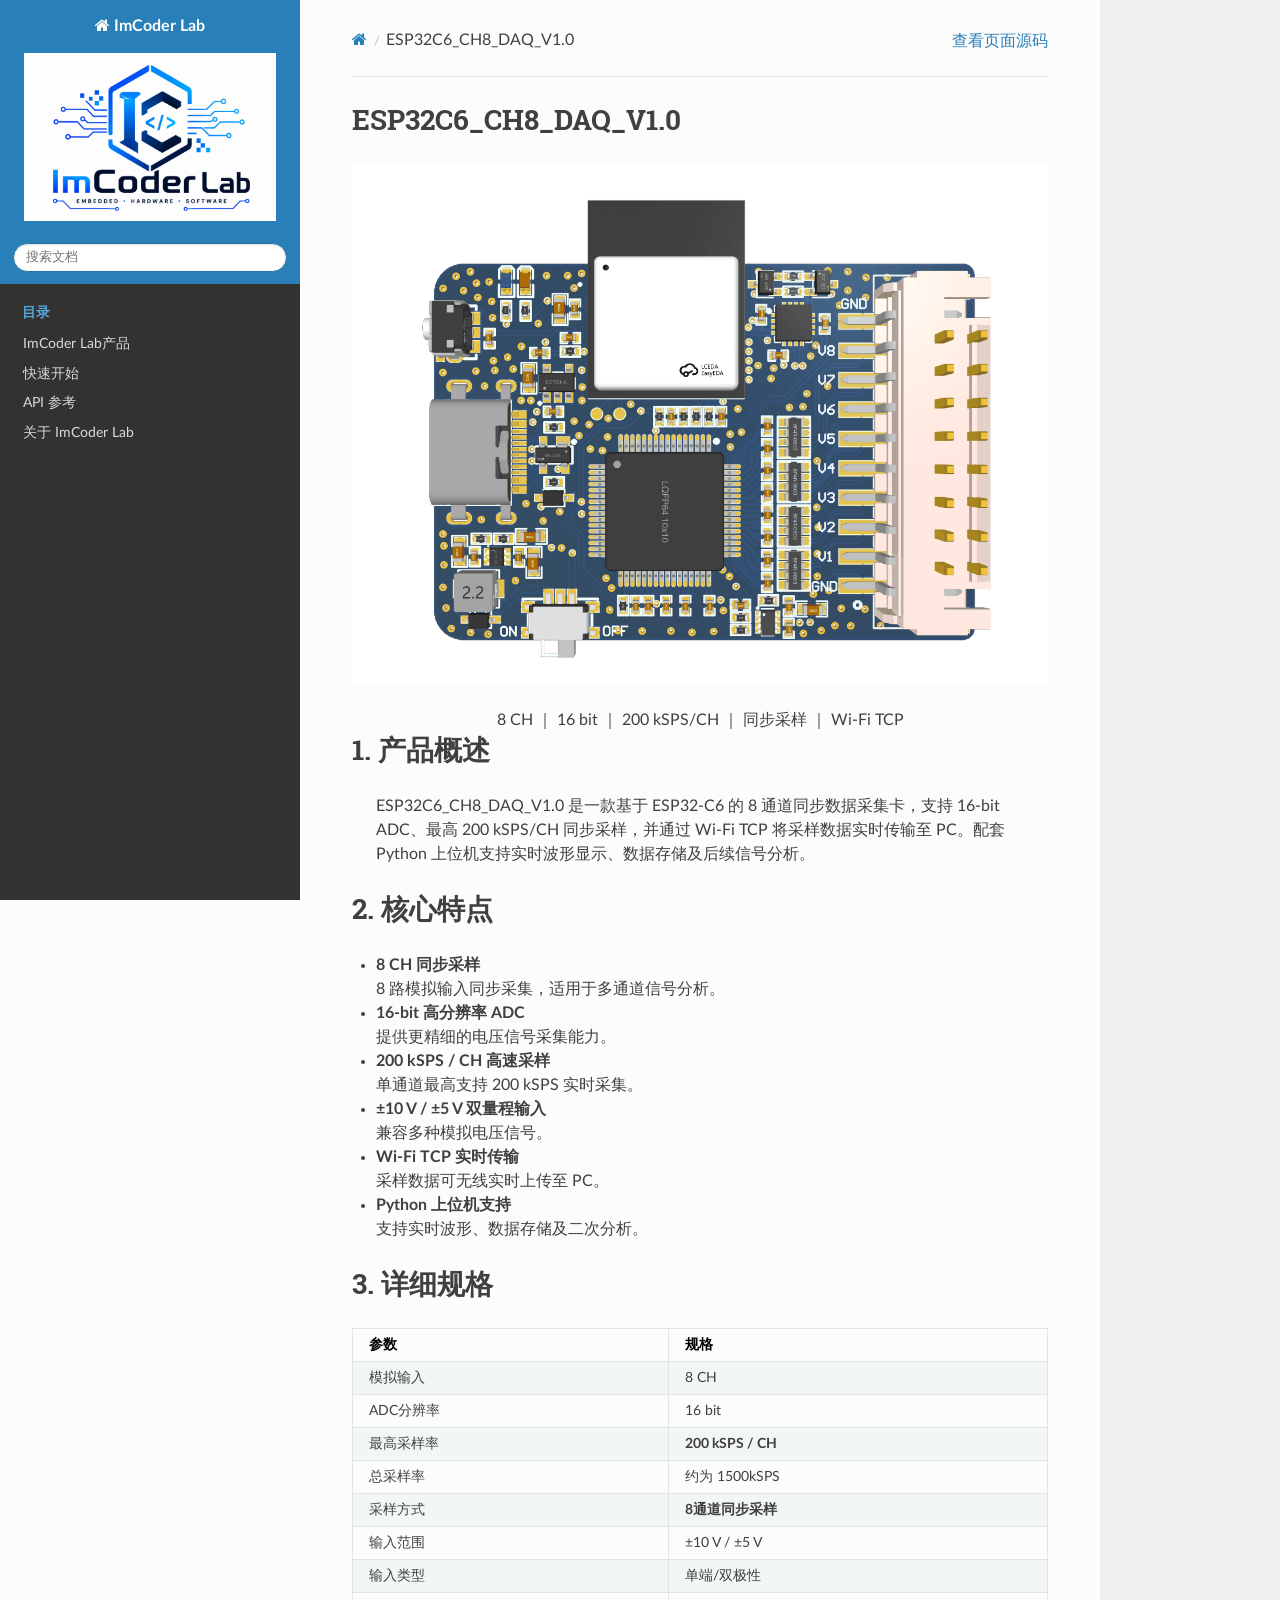
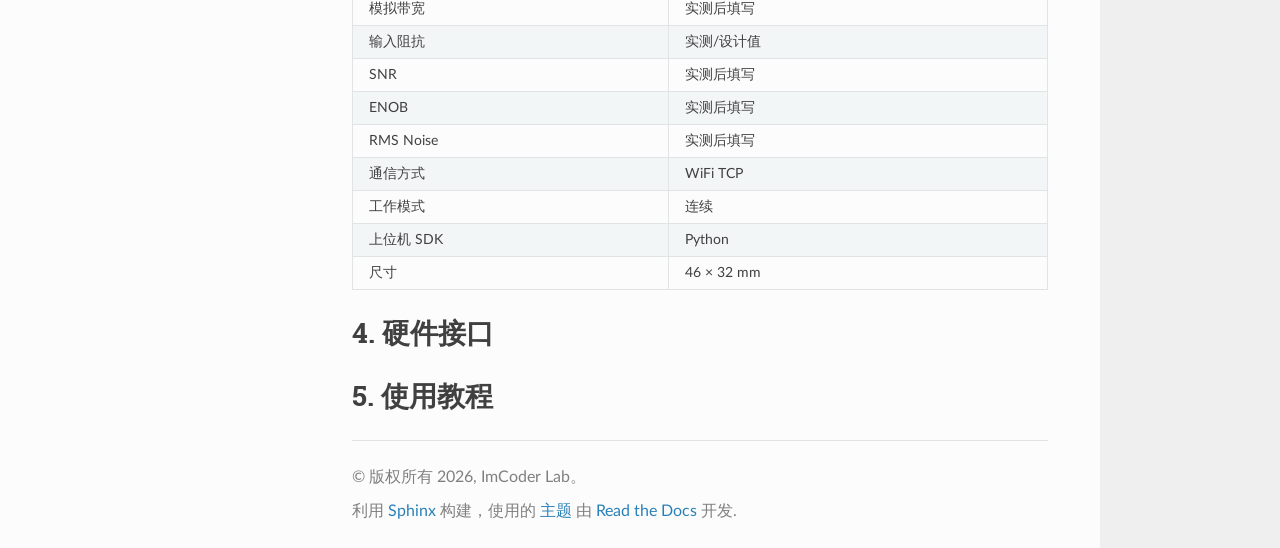
<file: COYOO/esp32c6_ch8_daq.html>
<!DOCTYPE html>
<html class="writer-html5" lang="zh-CN" data-content_root="../">
<head>
  <meta charset="utf-8" /><meta name="viewport" content="width=device-width, initial-scale=1" />

  <meta name="viewport" content="width=device-width, initial-scale=1.0" />
  <title>ESP32C6_CH8_DAQ_V1.0 &mdash; ImCoder Lab V1.0 文档</title>
      <link rel="stylesheet" type="text/css" href="../_static/pygments.css?v=b86133f3" />
      <link rel="stylesheet" type="text/css" href="../_static/css/theme.css?v=9edc463e" />
      <link rel="stylesheet" type="text/css" href="../_static/custom.css?v=e322a08d" />

  
      <script src="../_static/jquery.js?v=5d32c60e"></script>
      <script src="../_static/_sphinx_javascript_frameworks_compat.js?v=2cd50e6c"></script>
      <script src="../_static/documentation_options.js?v=3f0bcac8"></script>
      <script src="../_static/doctools.js?v=fd6eb6e6"></script>
      <script src="../_static/sphinx_highlight.js?v=6ffebe34"></script>
      <script src="../_static/translations.js?v=540d3cec"></script>
    <script src="../_static/js/theme.js"></script>
    <link rel="author" title="关于此文档" href="../about.html" />
    <link rel="index" title="索引" href="../genindex.html" />
    <link rel="search" title="搜索" href="../search.html" /> 
</head>

<body class="wy-body-for-nav"> 
  <div class="wy-grid-for-nav">
    <nav data-toggle="wy-nav-shift" class="wy-nav-side">
      <div class="wy-side-scroll">
        <div class="wy-side-nav-search" >

          
          
          <a href="../index.html" class="icon icon-home">
            ImCoder Lab
              <img src="../_static/logo.png" class="logo" alt="Logo"/>
          </a>
<div role="search">
  <form id="rtd-search-form" class="wy-form" action="../search.html" method="get">
    <input type="text" name="q" placeholder="搜索文档" aria-label="搜索文档" />
    <input type="hidden" name="check_keywords" value="yes" />
    <input type="hidden" name="area" value="default" />
  </form>
</div>
        </div><div class="wy-menu wy-menu-vertical" data-spy="affix" role="navigation" aria-label="导航菜单">
              <p class="caption" role="heading"><span class="caption-text">目录</span></p>
<ul>
<li class="toctree-l1"><a class="reference internal" href="index.html">ImCoder Lab产品</a></li>
<li class="toctree-l1"><a class="reference internal" href="../quickstart.html">快速开始</a></li>
<li class="toctree-l1"><a class="reference internal" href="../api.html">API 参考</a></li>
<li class="toctree-l1"><a class="reference internal" href="../about.html">关于 ImCoder Lab</a></li>
</ul>

        </div>
      </div>
    </nav>

    <section data-toggle="wy-nav-shift" class="wy-nav-content-wrap"><nav class="wy-nav-top" aria-label="移动版导航菜单" >
          <i data-toggle="wy-nav-top" class="fa fa-bars"></i>
          <a href="../index.html">ImCoder Lab</a>
      </nav>

      <div class="wy-nav-content">
        <div class="rst-content">
          <div role="navigation" aria-label="页面导航">
  <ul class="wy-breadcrumbs">
      <li><a href="../index.html" class="icon icon-home" aria-label="Home"></a></li>
      <li class="breadcrumb-item active">ESP32C6_CH8_DAQ_V1.0</li>
      <li class="wy-breadcrumbs-aside">
            <a href="../_sources/COYOO/esp32c6_ch8_daq.md.txt" rel="nofollow"> 查看页面源码</a>
      </li>
  </ul>
  <hr/>
</div>
          <div role="main" class="document" itemscope="itemscope" itemtype="http://schema.org/Article">
           <div itemprop="articleBody">
             
  <section id="esp32c6-ch8-daq-v1-0">
<h1>ESP32C6_CH8_DAQ_V1.0<a class="headerlink" href="#esp32c6-ch8-daq-v1-0" title="链接到此标题。"></a></h1>
<p><img alt="ESP32C6_CH8_DAQ_V1.0" src="../_images/ESP32C6_CH8_DAQ_V1.0.png" /></p>
<div align="center">8 CH ｜ 16 bit ｜ 200 kSPS/CH ｜ 同步采样 ｜ Wi-Fi TCP</div>
</section>
<section id="id1">
<h1>1. 产品概述<a class="headerlink" href="#id1" title="链接到此标题。"></a></h1>
<blockquote>
<div><p>ESP32C6_CH8_DAQ_V1.0 是一款基于 ESP32-C6 的 8 通道同步数据采集卡，支持 16-bit ADC、最高 200 kSPS/CH 同步采样，并通过 Wi-Fi TCP 将采样数据实时传输至 PC。配套 Python 上位机支持实时波形显示、数据存储及后续信号分析。</p>
</div></blockquote>
</section>
<section id="id2">
<h1>2. 核心特点<a class="headerlink" href="#id2" title="链接到此标题。"></a></h1>
<ul class="simple">
<li><p><strong>8 CH 同步采样</strong><br />
8 路模拟输入同步采集，适用于多通道信号分析。</p></li>
<li><p><strong>16-bit 高分辨率 ADC</strong><br />
提供更精细的电压信号采集能力。</p></li>
<li><p><strong>200 kSPS / CH 高速采样</strong><br />
单通道最高支持 200 kSPS 实时采集。</p></li>
<li><p><strong>±10 V / ±5 V 双量程输入</strong><br />
兼容多种模拟电压信号。</p></li>
<li><p><strong>Wi-Fi TCP 实时传输</strong><br />
采样数据可无线实时上传至 PC。</p></li>
<li><p><strong>Python 上位机支持</strong><br />
支持实时波形、数据存储及二次分析。</p></li>
</ul>
</section>
<section id="id3">
<h1>3. 详细规格<a class="headerlink" href="#id3" title="链接到此标题。"></a></h1>
<table class="docutils align-default">
<thead>
<tr class="row-odd"><th class="head"><p>参数</p></th>
<th class="head"><p>规格</p></th>
</tr>
</thead>
<tbody>
<tr class="row-even"><td><p>模拟输入</p></td>
<td><p>8 CH</p></td>
</tr>
<tr class="row-odd"><td><p>ADC分辨率</p></td>
<td><p>16 bit</p></td>
</tr>
<tr class="row-even"><td><p>最高采样率</p></td>
<td><p><strong>200 kSPS / CH</strong></p></td>
</tr>
<tr class="row-odd"><td><p>总采样率</p></td>
<td><p>约为 1500kSPS</p></td>
</tr>
<tr class="row-even"><td><p>采样方式</p></td>
<td><p><strong>8通道同步采样</strong></p></td>
</tr>
<tr class="row-odd"><td><p>输入范围</p></td>
<td><p>±10 V / ±5 V</p></td>
</tr>
<tr class="row-even"><td><p>输入类型</p></td>
<td><p>单端/双极性</p></td>
</tr>
<tr class="row-odd"><td><p>模拟带宽</p></td>
<td><p>实测后填写</p></td>
</tr>
<tr class="row-even"><td><p>输入阻抗</p></td>
<td><p>实测/设计值</p></td>
</tr>
<tr class="row-odd"><td><p>SNR</p></td>
<td><p>实测后填写</p></td>
</tr>
<tr class="row-even"><td><p>ENOB</p></td>
<td><p>实测后填写</p></td>
</tr>
<tr class="row-odd"><td><p>RMS Noise</p></td>
<td><p>实测后填写</p></td>
</tr>
<tr class="row-even"><td><p>通信方式</p></td>
<td><p>WiFi TCP</p></td>
</tr>
<tr class="row-odd"><td><p>工作模式</p></td>
<td><p>连续</p></td>
</tr>
<tr class="row-even"><td><p>上位机 SDK</p></td>
<td><p>Python</p></td>
</tr>
<tr class="row-odd"><td><p>尺寸</p></td>
<td><p>46 × 32 mm</p></td>
</tr>
</tbody>
</table>
</section>
<section id="id4">
<h1>4. 硬件接口<a class="headerlink" href="#id4" title="链接到此标题。"></a></h1>
</section>
<section id="id5">
<h1>5. 使用教程<a class="headerlink" href="#id5" title="链接到此标题。"></a></h1>
</section>


           </div>
          </div>
          <footer>

  <hr/>

  <div role="contentinfo">
    <p>&#169; 版权所有 2026, ImCoder Lab。</p>
  </div>

  利用 <a href="https://www.sphinx-doc.org/">Sphinx</a> 构建，使用的 
    <a href="https://github.com/readthedocs/sphinx_rtd_theme">主题</a>
    由 <a href="https://readthedocs.org">Read the Docs</a> 开发.
   

</footer>
        </div>
      </div>
    </section>
  </div>
  <script>
      jQuery(function () {
          SphinxRtdTheme.Navigation.enable(true);
      });
  </script> 

</body>
</html>
</file>
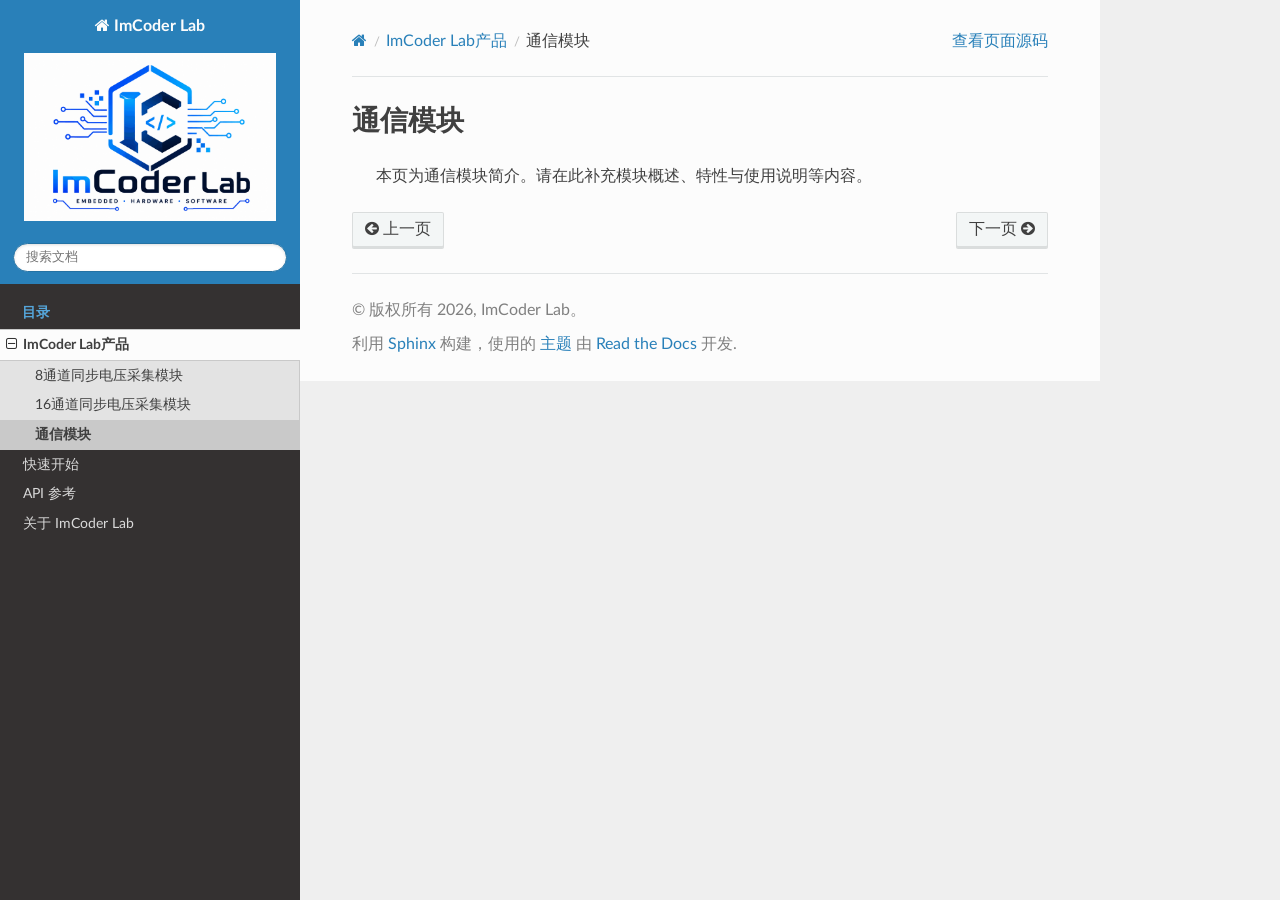
<file: COYOO/imod.html>
<!DOCTYPE html>
<html class="writer-html5" lang="zh-CN" data-content_root="../">
<head>
  <meta charset="utf-8" /><meta name="viewport" content="width=device-width, initial-scale=1" />

  <meta name="viewport" content="width=device-width, initial-scale=1.0" />
  <title>通信模块 &mdash; ImCoder Lab V1.0 文档</title>
      <link rel="stylesheet" type="text/css" href="../_static/pygments.css?v=b86133f3" />
      <link rel="stylesheet" type="text/css" href="../_static/css/theme.css?v=9edc463e" />
      <link rel="stylesheet" type="text/css" href="../_static/custom.css?v=e322a08d" />

  
      <script src="../_static/jquery.js?v=5d32c60e"></script>
      <script src="../_static/_sphinx_javascript_frameworks_compat.js?v=2cd50e6c"></script>
      <script src="../_static/documentation_options.js?v=3f0bcac8"></script>
      <script src="../_static/doctools.js?v=fd6eb6e6"></script>
      <script src="../_static/sphinx_highlight.js?v=6ffebe34"></script>
      <script src="../_static/translations.js?v=540d3cec"></script>
    <script src="../_static/js/theme.js"></script>
    <link rel="author" title="关于此文档" href="../about.html" />
    <link rel="index" title="索引" href="../genindex.html" />
    <link rel="search" title="搜索" href="../search.html" />
    <link rel="next" title="快速开始" href="../quickstart.html" />
    <link rel="prev" title="8通道同步电压采集模块" href="COYOO.html" /> 
</head>

<body class="wy-body-for-nav"> 
  <div class="wy-grid-for-nav">
    <nav data-toggle="wy-nav-shift" class="wy-nav-side">
      <div class="wy-side-scroll">
        <div class="wy-side-nav-search" >

          
          
          <a href="../index.html" class="icon icon-home">
            ImCoder Lab
              <img src="../_static/logo.png" class="logo" alt="Logo"/>
          </a>
<div role="search">
  <form id="rtd-search-form" class="wy-form" action="../search.html" method="get">
    <input type="text" name="q" placeholder="搜索文档" aria-label="搜索文档" />
    <input type="hidden" name="check_keywords" value="yes" />
    <input type="hidden" name="area" value="default" />
  </form>
</div>
        </div><div class="wy-menu wy-menu-vertical" data-spy="affix" role="navigation" aria-label="导航菜单">
              <p class="caption" role="heading"><span class="caption-text">目录</span></p>
<ul class="current">
<li class="toctree-l1 current"><a class="reference internal" href="index.html">ImCoder Lab产品</a><ul class="current">
<li class="toctree-l2"><a class="reference internal" href="COYOO.html">8通道同步电压采集模块</a></li>
<li class="toctree-l2"><a class="reference internal" href="COYOO.html#id2">16通道同步电压采集模块</a></li>
<li class="toctree-l2 current"><a class="current reference internal" href="#">通信模块</a></li>
</ul>
</li>
<li class="toctree-l1"><a class="reference internal" href="../quickstart.html">快速开始</a></li>
<li class="toctree-l1"><a class="reference internal" href="../api.html">API 参考</a></li>
<li class="toctree-l1"><a class="reference internal" href="../about.html">关于 ImCoder Lab</a></li>
</ul>

        </div>
      </div>
    </nav>

    <section data-toggle="wy-nav-shift" class="wy-nav-content-wrap"><nav class="wy-nav-top" aria-label="移动版导航菜单" >
          <i data-toggle="wy-nav-top" class="fa fa-bars"></i>
          <a href="../index.html">ImCoder Lab</a>
      </nav>

      <div class="wy-nav-content">
        <div class="rst-content">
          <div role="navigation" aria-label="页面导航">
  <ul class="wy-breadcrumbs">
      <li><a href="../index.html" class="icon icon-home" aria-label="Home"></a></li>
          <li class="breadcrumb-item"><a href="index.html">ImCoder Lab产品</a></li>
      <li class="breadcrumb-item active">通信模块</li>
      <li class="wy-breadcrumbs-aside">
            <a href="../_sources/COYOO/imod.md.txt" rel="nofollow"> 查看页面源码</a>
      </li>
  </ul>
  <hr/>
</div>
          <div role="main" class="document" itemscope="itemscope" itemtype="http://schema.org/Article">
           <div itemprop="articleBody">
             
  <section id="id1">
<h1>通信模块<a class="headerlink" href="#id1" title="链接到此标题。"></a></h1>
<blockquote>
<div><p>本页为通信模块简介。请在此补充模块概述、特性与使用说明等内容。</p>
</div></blockquote>
</section>


           </div>
          </div>
          <footer><div class="rst-footer-buttons" role="navigation" aria-label="页脚">
        <a href="COYOO.html" class="btn btn-neutral float-left" title="8通道同步电压采集模块" accesskey="p" rel="prev"><span class="fa fa-arrow-circle-left" aria-hidden="true"></span> 上一页</a>
        <a href="../quickstart.html" class="btn btn-neutral float-right" title="快速开始" accesskey="n" rel="next">下一页 <span class="fa fa-arrow-circle-right" aria-hidden="true"></span></a>
    </div>

  <hr/>

  <div role="contentinfo">
    <p>&#169; 版权所有 2026, ImCoder Lab。</p>
  </div>

  利用 <a href="https://www.sphinx-doc.org/">Sphinx</a> 构建，使用的 
    <a href="https://github.com/readthedocs/sphinx_rtd_theme">主题</a>
    由 <a href="https://readthedocs.org">Read the Docs</a> 开发.
   

</footer>
        </div>
      </div>
    </section>
  </div>
  <script>
      jQuery(function () {
          SphinxRtdTheme.Navigation.enable(true);
      });
  </script> 

</body>
</html>
</file>
<file: _static/pygments.css>
pre { line-height: 125%; }
td.linenos .normal { color: inherit; background-color: transparent; padding-left: 5px; padding-right: 5px; }
span.linenos { color: inherit; background-color: transparent; padding-left: 5px; padding-right: 5px; }
td.linenos .special { color: #000000; background-color: #ffffc0; padding-left: 5px; padding-right: 5px; }
span.linenos.special { color: #000000; background-color: #ffffc0; padding-left: 5px; padding-right: 5px; }
.highlight .hll { background-color: #ffffcc }
.highlight { background: #f8f8f8; }
.highlight .c { color: #3D7B7B; font-style: italic } /* Comment */
.highlight .err { border: 1px solid #F00 } /* Error */
.highlight .k { color: #008000; font-weight: bold } /* Keyword */
.highlight .o { color: #666 } /* Operator */
.highlight .ch { color: #3D7B7B; font-style: italic } /* Comment.Hashbang */
.highlight .cm { color: #3D7B7B; font-style: italic } /* Comment.Multiline */
.highlight .cp { color: #9C6500 } /* Comment.Preproc */
.highlight .cpf { color: #3D7B7B; font-style: italic } /* Comment.PreprocFile */
.highlight .c1 { color: #3D7B7B; font-style: italic } /* Comment.Single */
.highlight .cs { color: #3D7B7B; font-style: italic } /* Comment.Special */
.highlight .gd { color: #A00000 } /* Generic.Deleted */
.highlight .ge { font-style: italic } /* Generic.Emph */
.highlight .ges { font-weight: bold; font-style: italic } /* Generic.EmphStrong */
.highlight .gr { color: #E40000 } /* Generic.Error */
.highlight .gh { color: #000080; font-weight: bold } /* Generic.Heading */
.highlight .gi { color: #008400 } /* Generic.Inserted */
.highlight .go { color: #717171 } /* Generic.Output */
.highlight .gp { color: #000080; font-weight: bold } /* Generic.Prompt */
.highlight .gs { font-weight: bold } /* Generic.Strong */
.highlight .gu { color: #800080; font-weight: bold } /* Generic.Subheading */
.highlight .gt { color: #04D } /* Generic.Traceback */
.highlight .kc { color: #008000; font-weight: bold } /* Keyword.Constant */
.highlight .kd { color: #008000; font-weight: bold } /* Keyword.Declaration */
.highlight .kn { color: #008000; font-weight: bold } /* Keyword.Namespace */
.highlight .kp { color: #008000 } /* Keyword.Pseudo */
.highlight .kr { color: #008000; font-weight: bold } /* Keyword.Reserved */
.highlight .kt { color: #B00040 } /* Keyword.Type */
.highlight .m { color: #666 } /* Literal.Number */
.highlight .s { color: #BA2121 } /* Literal.String */
.highlight .na { color: #687822 } /* Name.Attribute */
.highlight .nb { color: #008000 } /* Name.Builtin */
.highlight .nc { color: #00F; font-weight: bold } /* Name.Class */
.highlight .no { color: #800 } /* Name.Constant */
.highlight .nd { color: #A2F } /* Name.Decorator */
.highlight .ni { color: #717171; font-weight: bold } /* Name.Entity */
.highlight .ne { color: #CB3F38; font-weight: bold } /* Name.Exception */
.highlight .nf { color: #00F } /* Name.Function */
.highlight .nl { color: #767600 } /* Name.Label */
.highlight .nn { color: #00F; font-weight: bold } /* Name.Namespace */
.highlight .nt { color: #008000; font-weight: bold } /* Name.Tag */
.highlight .nv { color: #19177C } /* Name.Variable */
.highlight .ow { color: #A2F; font-weight: bold } /* Operator.Word */
.highlight .w { color: #BBB } /* Text.Whitespace */
.highlight .mb { color: #666 } /* Literal.Number.Bin */
.highlight .mf { color: #666 } /* Literal.Number.Float */
.highlight .mh { color: #666 } /* Literal.Number.Hex */
.highlight .mi { color: #666 } /* Literal.Number.Integer */
.highlight .mo { color: #666 } /* Literal.Number.Oct */
.highlight .sa { color: #BA2121 } /* Literal.String.Affix */
.highlight .sb { color: #BA2121 } /* Literal.String.Backtick */
.highlight .sc { color: #BA2121 } /* Literal.String.Char */
.highlight .dl { color: #BA2121 } /* Literal.String.Delimiter */
.highlight .sd { color: #BA2121; font-style: italic } /* Literal.String.Doc */
.highlight .s2 { color: #BA2121 } /* Literal.String.Double */
.highlight .se { color: #AA5D1F; font-weight: bold } /* Literal.String.Escape */
.highlight .sh { color: #BA2121 } /* Literal.String.Heredoc */
.highlight .si { color: #A45A77; font-weight: bold } /* Literal.String.Interpol */
.highlight .sx { color: #008000 } /* Literal.String.Other */
.highlight .sr { color: #A45A77 } /* Literal.String.Regex */
.highlight .s1 { color: #BA2121 } /* Literal.String.Single */
.highlight .ss { color: #19177C } /* Literal.String.Symbol */
.highlight .bp { color: #008000 } /* Name.Builtin.Pseudo */
.highlight .fm { color: #00F } /* Name.Function.Magic */
.highlight .vc { color: #19177C } /* Name.Variable.Class */
.highlight .vg { color: #19177C } /* Name.Variable.Global */
.highlight .vi { color: #19177C } /* Name.Variable.Instance */
.highlight .vm { color: #19177C } /* Name.Variable.Magic */
.highlight .il { color: #666 } /* Literal.Number.Integer.Long */
</file>
<file: _static/css/theme.css>
html{box-sizing:border-box}*,:after,:before{box-sizing:inherit}article,aside,details,figcaption,figure,footer,header,hgroup,nav,section{display:block}audio,canvas,video{display:inline-block;*display:inline;*zoom:1}[hidden],audio:not([controls]){display:none}*{-webkit-box-sizing:border-box;-moz-box-sizing:border-box;box-sizing:border-box}html{font-size:100%;-webkit-text-size-adjust:100%;-ms-text-size-adjust:100%}body{margin:0}a:active,a:hover{outline:0}abbr[title]{border-bottom:1px dotted}b,strong{font-weight:700}blockquote{margin:0}dfn{font-style:italic}ins{background:#ff9;text-decoration:none}ins,mark{color:#000}mark{background:#ff0;font-style:italic;font-weight:700}.rst-content code,.rst-content tt,code,kbd,pre,samp{font-family:monospace,serif;_font-family:courier new,monospace;font-size:1em}pre{white-space:pre}q{quotes:none}q:after,q:before{content:"";content:none}small{font-size:85%}sub,sup{font-size:75%;line-height:0;position:relative;vertical-align:baseline}sup{top:-.5em}sub{bottom:-.25em}dl,ol,ul{margin:0;padding:0;list-style:none;list-style-image:none}li{list-style:none}dd{margin:0}img{border:0;-ms-interpolation-mode:bicubic;vertical-align:middle;max-width:100%}svg:not(:root){overflow:hidden}figure,form{margin:0}label{cursor:pointer}button,input,select,textarea{font-size:100%;margin:0;vertical-align:baseline;*vertical-align:middle}button,input{line-height:normal}button,input[type=button],input[type=reset],input[type=submit]{cursor:pointer;-webkit-appearance:button;*overflow:visible}button[disabled],input[disabled]{cursor:default}input[type=search]{-webkit-appearance:textfield;-moz-box-sizing:content-box;-webkit-box-sizing:content-box;box-sizing:content-box}textarea{resize:vertical}table{border-collapse:collapse;border-spacing:0}td{vertical-align:top}.chromeframe{margin:.2em 0;background:#ccc;color:#000;padding:.2em 0}.ir{display:block;border:0;text-indent:-999em;overflow:hidden;background-color:transparent;background-repeat:no-repeat;text-align:left;direction:ltr;*line-height:0}.ir br{display:none}.hidden{display:none!important;visibility:hidden}.visuallyhidden{border:0;clip:rect(0 0 0 0);height:1px;margin:-1px;overflow:hidden;padding:0;position:absolute;width:1px}.visuallyhidden.focusable:active,.visuallyhidden.focusable:focus{clip:auto;height:auto;margin:0;overflow:visible;position:static;width:auto}.invisible{visibility:hidden}.relative{position:relative}big,small{font-size:100%}@media print{body,html,section{background:none!important}*{box-shadow:none!important;text-shadow:none!important;filter:none!important;-ms-filter:none!important}a,a:visited{text-decoration:underline}.ir a:after,a[href^="#"]:after,a[href^="javascript:"]:after{content:""}blockquote,pre{page-break-inside:avoid}thead{display:table-header-group}img,tr{page-break-inside:avoid}img{max-width:100%!important}@page{margin:.5cm}.rst-content .toctree-wrapper>p.caption,h2,h3,p{orphans:3;widows:3}.rst-content .toctree-wrapper>p.caption,h2,h3{page-break-after:avoid}}.btn,.fa:before,.icon:before,.rst-content .admonition,.rst-content .admonition-title:before,.rst-content .admonition-todo,.rst-content .attention,.rst-content .caution,.rst-content .code-block-caption .headerlink:before,.rst-content .danger,.rst-content .eqno .headerlink:before,.rst-content .error,.rst-content .hint,.rst-content .important,.rst-content .note,.rst-content .seealso,.rst-content .tip,.rst-content .warning,.rst-content code.download span:first-child:before,.rst-content dl dt .headerlink:before,.rst-content h1 .headerlink:before,.rst-content h2 .headerlink:before,.rst-content h3 .headerlink:before,.rst-content h4 .headerlink:before,.rst-content h5 .headerlink:before,.rst-content h6 .headerlink:before,.rst-content p.caption .headerlink:before,.rst-content p .headerlink:before,.rst-content table>caption .headerlink:before,.rst-content tt.download span:first-child:before,.wy-alert,.wy-dropdown .caret:before,.wy-inline-validate.wy-inline-validate-danger .wy-input-context:before,.wy-inline-validate.wy-inline-validate-info .wy-input-context:before,.wy-inline-validate.wy-inline-validate-success .wy-input-context:before,.wy-inline-validate.wy-inline-validate-warning .wy-input-context:before,.wy-menu-vertical li.current>a button.toctree-expand:before,.wy-menu-vertical li.on a button.toctree-expand:before,.wy-menu-vertical li button.toctree-expand:before,input[type=color],input[type=date],input[type=datetime-local],input[type=datetime],input[type=email],input[type=month],input[type=number],input[type=password],input[type=search],input[type=tel],input[type=text],input[type=time],input[type=url],input[type=week],select,textarea{-webkit-font-smoothing:antialiased}.clearfix{*zoom:1}.clearfix:after,.clearfix:before{display:table;content:""}.clearfix:after{clear:both}/*!
 *  Font Awesome 4.7.0 by @davegandy - http://fontawesome.io - @fontawesome
 *  License - http://fontawesome.io/license (Font: SIL OFL 1.1, CSS: MIT License)
 */@font-face{font-family:FontAwesome;src:url(fonts/fontawesome-webfont.eot?674f50d287a8c48dc19ba404d20fe713);src:url(fonts/fontawesome-webfont.eot?674f50d287a8c48dc19ba404d20fe713?#iefix&v=4.7.0) format("embedded-opentype"),url(fonts/fontawesome-webfont.woff2?af7ae505a9eed503f8b8e6982036873e) format("woff2"),url(fonts/fontawesome-webfont.woff?fee66e712a8a08eef5805a46892932ad) format("woff"),url(fonts/fontawesome-webfont.ttf?b06871f281fee6b241d60582ae9369b9) format("truetype"),url(fonts/fontawesome-webfont.svg?912ec66d7572ff821749319396470bde#fontawesomeregular) format("svg");font-weight:400;font-style:normal}.fa,.icon,.rst-content .admonition-title,.rst-content .code-block-caption .headerlink,.rst-content .eqno .headerlink,.rst-content code.download span:first-child,.rst-content dl dt .headerlink,.rst-content h1 .headerlink,.rst-content h2 .headerlink,.rst-content h3 .headerlink,.rst-content h4 .headerlink,.rst-content h5 .headerlink,.rst-content h6 .headerlink,.rst-content p.caption .headerlink,.rst-content p .headerlink,.rst-content table>caption .headerlink,.rst-content tt.download span:first-child,.wy-menu-vertical li.current>a button.toctree-expand,.wy-menu-vertical li.on a button.toctree-expand,.wy-menu-vertical li button.toctree-expand{display:inline-block;font:normal normal normal 14px/1 FontAwesome;font-size:inherit;text-rendering:auto;-webkit-font-smoothing:antialiased;-moz-osx-font-smoothing:grayscale}.fa-lg{font-size:1.33333em;line-height:.75em;vertical-align:-15%}.fa-2x{font-size:2em}.fa-3x{font-size:3em}.fa-4x{font-size:4em}.fa-5x{font-size:5em}.fa-fw{width:1.28571em;text-align:center}.fa-ul{padding-left:0;margin-left:2.14286em;list-style-type:none}.fa-ul>li{position:relative}.fa-li{position:absolute;left:-2.14286em;width:2.14286em;top:.14286em;text-align:center}.fa-li.fa-lg{left:-1.85714em}.fa-border{padding:.2em .25em .15em;border:.08em solid #eee;border-radius:.1em}.fa-pull-left{float:left}.fa-pull-right{float:right}.fa-pull-left.icon,.fa.fa-pull-left,.rst-content .code-block-caption .fa-pull-left.headerlink,.rst-content .eqno .fa-pull-left.headerlink,.rst-content .fa-pull-left.admonition-title,.rst-content code.download span.fa-pull-left:first-child,.rst-content dl dt .fa-pull-left.headerlink,.rst-content h1 .fa-pull-left.headerlink,.rst-content h2 .fa-pull-left.headerlink,.rst-content h3 .fa-pull-left.headerlink,.rst-content h4 .fa-pull-left.headerlink,.rst-content h5 .fa-pull-left.headerlink,.rst-content h6 .fa-pull-left.headerlink,.rst-content p .fa-pull-left.headerlink,.rst-content table>caption .fa-pull-left.headerlink,.rst-content tt.download span.fa-pull-left:first-child,.wy-menu-vertical li.current>a button.fa-pull-left.toctree-expand,.wy-menu-vertical li.on a button.fa-pull-left.toctree-expand,.wy-menu-vertical li button.fa-pull-left.toctree-expand{margin-right:.3em}.fa-pull-right.icon,.fa.fa-pull-right,.rst-content .code-block-caption .fa-pull-right.headerlink,.rst-content .eqno .fa-pull-right.headerlink,.rst-content .fa-pull-right.admonition-title,.rst-content code.download span.fa-pull-right:first-child,.rst-content dl dt .fa-pull-right.headerlink,.rst-content h1 .fa-pull-right.headerlink,.rst-content h2 .fa-pull-right.headerlink,.rst-content h3 .fa-pull-right.headerlink,.rst-content h4 .fa-pull-right.headerlink,.rst-content h5 .fa-pull-right.headerlink,.rst-content h6 .fa-pull-right.headerlink,.rst-content p .fa-pull-right.headerlink,.rst-content table>caption .fa-pull-right.headerlink,.rst-content tt.download span.fa-pull-right:first-child,.wy-menu-vertical li.current>a button.fa-pull-right.toctree-expand,.wy-menu-vertical li.on a button.fa-pull-right.toctree-expand,.wy-menu-vertical li button.fa-pull-right.toctree-expand{margin-left:.3em}.pull-right{float:right}.pull-left{float:left}.fa.pull-left,.pull-left.icon,.rst-content .code-block-caption .pull-left.headerlink,.rst-content .eqno .pull-left.headerlink,.rst-content .pull-left.admonition-title,.rst-content code.download span.pull-left:first-child,.rst-content dl dt .pull-left.headerlink,.rst-content h1 .pull-left.headerlink,.rst-content h2 .pull-left.headerlink,.rst-content h3 .pull-left.headerlink,.rst-content h4 .pull-left.headerlink,.rst-content h5 .pull-left.headerlink,.rst-content h6 .pull-left.headerlink,.rst-content p .pull-left.headerlink,.rst-content table>caption .pull-left.headerlink,.rst-content tt.download span.pull-left:first-child,.wy-menu-vertical li.current>a button.pull-left.toctree-expand,.wy-menu-vertical li.on a button.pull-left.toctree-expand,.wy-menu-vertical li button.pull-left.toctree-expand{margin-right:.3em}.fa.pull-right,.pull-right.icon,.rst-content .code-block-caption .pull-right.headerlink,.rst-content .eqno .pull-right.headerlink,.rst-content .pull-right.admonition-title,.rst-content code.download span.pull-right:first-child,.rst-content dl dt .pull-right.headerlink,.rst-content h1 .pull-right.headerlink,.rst-content h2 .pull-right.headerlink,.rst-content h3 .pull-right.headerlink,.rst-content h4 .pull-right.headerlink,.rst-content h5 .pull-right.headerlink,.rst-content h6 .pull-right.headerlink,.rst-content p .pull-right.headerlink,.rst-content table>caption .pull-right.headerlink,.rst-content tt.download span.pull-right:first-child,.wy-menu-vertical li.current>a button.pull-right.toctree-expand,.wy-menu-vertical li.on a button.pull-right.toctree-expand,.wy-menu-vertical li button.pull-right.toctree-expand{margin-left:.3em}.fa-spin{-webkit-animation:fa-spin 2s linear infinite;animation:fa-spin 2s linear infinite}.fa-pulse{-webkit-animation:fa-spin 1s steps(8) infinite;animation:fa-spin 1s steps(8) infinite}@-webkit-keyframes fa-spin{0%{-webkit-transform:rotate(0deg);transform:rotate(0deg)}to{-webkit-transform:rotate(359deg);transform:rotate(359deg)}}@keyframes fa-spin{0%{-webkit-transform:rotate(0deg);transform:rotate(0deg)}to{-webkit-transform:rotate(359deg);transform:rotate(359deg)}}.fa-rotate-90{-ms-filter:"progid:DXImageTransform.Microsoft.BasicImage(rotation=1)";-webkit-transform:rotate(90deg);-ms-transform:rotate(90deg);transform:rotate(90deg)}.fa-rotate-180{-ms-filter:"progid:DXImageTransform.Microsoft.BasicImage(rotation=2)";-webkit-transform:rotate(180deg);-ms-transform:rotate(180deg);transform:rotate(180deg)}.fa-rotate-270{-ms-filter:"progid:DXImageTransform.Microsoft.BasicImage(rotation=3)";-webkit-transform:rotate(270deg);-ms-transform:rotate(270deg);transform:rotate(270deg)}.fa-flip-horizontal{-ms-filter:"progid:DXImageTransform.Microsoft.BasicImage(rotation=0, mirror=1)";-webkit-transform:scaleX(-1);-ms-transform:scaleX(-1);transform:scaleX(-1)}.fa-flip-vertical{-ms-filter:"progid:DXImageTransform.Microsoft.BasicImage(rotation=2, mirror=1)";-webkit-transform:scaleY(-1);-ms-transform:scaleY(-1);transform:scaleY(-1)}:root .fa-flip-horizontal,:root .fa-flip-vertical,:root .fa-rotate-90,:root .fa-rotate-180,:root .fa-rotate-270{filter:none}.fa-stack{position:relative;display:inline-block;width:2em;height:2em;line-height:2em;vertical-align:middle}.fa-stack-1x,.fa-stack-2x{position:absolute;left:0;width:100%;text-align:center}.fa-stack-1x{line-height:inherit}.fa-stack-2x{font-size:2em}.fa-inverse{color:#fff}.fa-glass:before{content:""}.fa-music:before{content:""}.fa-search:before,.icon-search:before{content:""}.fa-envelope-o:before{content:""}.fa-heart:before{content:""}.fa-star:before{content:""}.fa-star-o:before{content:""}.fa-user:before{content:""}.fa-film:before{content:""}.fa-th-large:before{content:""}.fa-th:before{content:""}.fa-th-list:before{content:""}.fa-check:before{content:""}.fa-close:before,.fa-remove:before,.fa-times:before{content:""}.fa-search-plus:before{content:""}.fa-search-minus:before{content:""}.fa-power-off:before{content:""}.fa-signal:before{content:""}.fa-cog:before,.fa-gear:before{content:""}.fa-trash-o:before{content:""}.fa-home:before,.icon-home:before{content:""}.fa-file-o:before{content:""}.fa-clock-o:before{content:""}.fa-road:before{content:""}.fa-download:before,.rst-content code.download span:first-child:before,.rst-content tt.download span:first-child:before{content:""}.fa-arrow-circle-o-down:before{content:""}.fa-arrow-circle-o-up:before{content:""}.fa-inbox:before{content:""}.fa-play-circle-o:before{content:""}.fa-repeat:before,.fa-rotate-right:before{content:""}.fa-refresh:before{content:""}.fa-list-alt:before{content:""}.fa-lock:before{content:""}.fa-flag:before{content:""}.fa-headphones:before{content:""}.fa-volume-off:before{content:""}.fa-volume-down:before{content:""}.fa-volume-up:before{content:""}.fa-qrcode:before{content:""}.fa-barcode:before{content:""}.fa-tag:before{content:""}.fa-tags:before{content:""}.fa-book:before,.icon-book:before{content:""}.fa-bookmark:before{content:""}.fa-print:before{content:""}.fa-camera:before{content:""}.fa-font:before{content:""}.fa-bold:before{content:""}.fa-italic:before{content:""}.fa-text-height:before{content:""}.fa-text-width:before{content:""}.fa-align-left:before{content:""}.fa-align-center:before{content:""}.fa-align-right:before{content:""}.fa-align-justify:before{content:""}.fa-list:before{content:""}.fa-dedent:before,.fa-outdent:before{content:""}.fa-indent:before{content:""}.fa-video-camera:before{content:""}.fa-image:before,.fa-photo:before,.fa-picture-o:before{content:""}.fa-pencil:before{content:""}.fa-map-marker:before{content:""}.fa-adjust:before{content:""}.fa-tint:before{content:""}.fa-edit:before,.fa-pencil-square-o:before{content:""}.fa-share-square-o:before{content:""}.fa-check-square-o:before{content:""}.fa-arrows:before{content:""}.fa-step-backward:before{content:""}.fa-fast-backward:before{content:""}.fa-backward:before{content:""}.fa-play:before{content:""}.fa-pause:before{content:""}.fa-stop:before{content:""}.fa-forward:before{content:""}.fa-fast-forward:before{content:""}.fa-step-forward:before{content:""}.fa-eject:before{content:""}.fa-chevron-left:before{content:""}.fa-chevron-right:before{content:""}.fa-plus-circle:before{content:""}.fa-minus-circle:before{content:""}.fa-times-circle:before,.wy-inline-validate.wy-inline-validate-danger .wy-input-context:before{content:""}.fa-check-circle:before,.wy-inline-validate.wy-inline-validate-success .wy-input-context:before{content:""}.fa-question-circle:before{content:""}.fa-info-circle:before{content:""}.fa-crosshairs:before{content:""}.fa-times-circle-o:before{content:""}.fa-check-circle-o:before{content:""}.fa-ban:before{content:""}.fa-arrow-left:before{content:""}.fa-arrow-right:before{content:""}.fa-arrow-up:before{content:""}.fa-arrow-down:before{content:""}.fa-mail-forward:before,.fa-share:before{content:""}.fa-expand:before{content:""}.fa-compress:before{content:""}.fa-plus:before{content:""}.fa-minus:before{content:""}.fa-asterisk:before{content:""}.fa-exclamation-circle:before,.rst-content .admonition-title:before,.wy-inline-validate.wy-inline-validate-info .wy-input-context:before,.wy-inline-validate.wy-inline-validate-warning .wy-input-context:before{content:""}.fa-gift:before{content:""}.fa-leaf:before{content:""}.fa-fire:before,.icon-fire:before{content:""}.fa-eye:before{content:""}.fa-eye-slash:before{content:""}.fa-exclamation-triangle:before,.fa-warning:before{content:""}.fa-plane:before{content:""}.fa-calendar:before{content:""}.fa-random:before{content:""}.fa-comment:before{content:""}.fa-magnet:before{content:""}.fa-chevron-up:before{content:""}.fa-chevron-down:before{content:""}.fa-retweet:before{content:""}.fa-shopping-cart:before{content:""}.fa-folder:before{content:""}.fa-folder-open:before{content:""}.fa-arrows-v:before{content:""}.fa-arrows-h:before{content:""}.fa-bar-chart-o:before,.fa-bar-chart:before{content:""}.fa-twitter-square:before{content:""}.fa-facebook-square:before{content:""}.fa-camera-retro:before{content:""}.fa-key:before{content:""}.fa-cogs:before,.fa-gears:before{content:""}.fa-comments:before{content:""}.fa-thumbs-o-up:before{content:""}.fa-thumbs-o-down:before{content:""}.fa-star-half:before{content:""}.fa-heart-o:before{content:""}.fa-sign-out:before{content:""}.fa-linkedin-square:before{content:""}.fa-thumb-tack:before{content:""}.fa-external-link:before{content:""}.fa-sign-in:before{content:""}.fa-trophy:before{content:""}.fa-github-square:before{content:""}.fa-upload:before{content:""}.fa-lemon-o:before{content:""}.fa-phone:before{content:""}.fa-square-o:before{content:""}.fa-bookmark-o:before{content:""}.fa-phone-square:before{content:""}.fa-twitter:before{content:""}.fa-facebook-f:before,.fa-facebook:before{content:""}.fa-github:before,.icon-github:before{content:""}.fa-unlock:before{content:""}.fa-credit-card:before{content:""}.fa-feed:before,.fa-rss:before{content:""}.fa-hdd-o:before{content:""}.fa-bullhorn:before{content:""}.fa-bell:before{content:""}.fa-certificate:before{content:""}.fa-hand-o-right:before{content:""}.fa-hand-o-left:before{content:""}.fa-hand-o-up:before{content:""}.fa-hand-o-down:before{content:""}.fa-arrow-circle-left:before,.icon-circle-arrow-left:before{content:""}.fa-arrow-circle-right:before,.icon-circle-arrow-right:before{content:""}.fa-arrow-circle-up:before{content:""}.fa-arrow-circle-down:before{content:""}.fa-globe:before{content:""}.fa-wrench:before{content:""}.fa-tasks:before{content:""}.fa-filter:before{content:""}.fa-briefcase:before{content:""}.fa-arrows-alt:before{content:""}.fa-group:before,.fa-users:before{content:""}.fa-chain:before,.fa-link:before,.icon-link:before{content:""}.fa-cloud:before{content:""}.fa-flask:before{content:""}.fa-cut:before,.fa-scissors:before{content:""}.fa-copy:before,.fa-files-o:before{content:""}.fa-paperclip:before{content:""}.fa-floppy-o:before,.fa-save:before{content:""}.fa-square:before{content:""}.fa-bars:before,.fa-navicon:before,.fa-reorder:before{content:""}.fa-list-ul:before{content:""}.fa-list-ol:before{content:""}.fa-strikethrough:before{content:""}.fa-underline:before{content:""}.fa-table:before{content:""}.fa-magic:before{content:""}.fa-truck:before{content:""}.fa-pinterest:before{content:""}.fa-pinterest-square:before{content:""}.fa-google-plus-square:before{content:""}.fa-google-plus:before{content:""}.fa-money:before{content:""}.fa-caret-down:before,.icon-caret-down:before,.wy-dropdown .caret:before{content:""}.fa-caret-up:before{content:""}.fa-caret-left:before{content:""}.fa-caret-right:before{content:""}.fa-columns:before{content:""}.fa-sort:before,.fa-unsorted:before{content:""}.fa-sort-desc:before,.fa-sort-down:before{content:""}.fa-sort-asc:before,.fa-sort-up:before{content:""}.fa-envelope:before{content:""}.fa-linkedin:before{content:""}.fa-rotate-left:before,.fa-undo:before{content:""}.fa-gavel:before,.fa-legal:before{content:""}.fa-dashboard:before,.fa-tachometer:before{content:""}.fa-comment-o:before{content:""}.fa-comments-o:before{content:""}.fa-bolt:before,.fa-flash:before{content:""}.fa-sitemap:before{content:""}.fa-umbrella:before{content:""}.fa-clipboard:before,.fa-paste:before{content:""}.fa-lightbulb-o:before{content:""}.fa-exchange:before{content:""}.fa-cloud-download:before{content:""}.fa-cloud-upload:before{content:""}.fa-user-md:before{content:""}.fa-stethoscope:before{content:""}.fa-suitcase:before{content:""}.fa-bell-o:before{content:""}.fa-coffee:before{content:""}.fa-cutlery:before{content:""}.fa-file-text-o:before{content:""}.fa-building-o:before{content:""}.fa-hospital-o:before{content:""}.fa-ambulance:before{content:""}.fa-medkit:before{content:""}.fa-fighter-jet:before{content:""}.fa-beer:before{content:""}.fa-h-square:before{content:""}.fa-plus-square:before{content:""}.fa-angle-double-left:before{content:""}.fa-angle-double-right:before{content:""}.fa-angle-double-up:before{content:""}.fa-angle-double-down:before{content:""}.fa-angle-left:before{content:""}.fa-angle-right:before{content:""}.fa-angle-up:before{content:""}.fa-angle-down:before{content:""}.fa-desktop:before{content:""}.fa-laptop:before{content:""}.fa-tablet:before{content:""}.fa-mobile-phone:before,.fa-mobile:before{content:""}.fa-circle-o:before{content:""}.fa-quote-left:before{content:""}.fa-quote-right:before{content:""}.fa-spinner:before{content:""}.fa-circle:before{content:""}.fa-mail-reply:before,.fa-reply:before{content:""}.fa-github-alt:before{content:""}.fa-folder-o:before{content:""}.fa-folder-open-o:before{content:""}.fa-smile-o:before{content:""}.fa-frown-o:before{content:""}.fa-meh-o:before{content:""}.fa-gamepad:before{content:""}.fa-keyboard-o:before{content:""}.fa-flag-o:before{content:""}.fa-flag-checkered:before{content:""}.fa-terminal:before{content:""}.fa-code:before{content:""}.fa-mail-reply-all:before,.fa-reply-all:before{content:""}.fa-star-half-empty:before,.fa-star-half-full:before,.fa-star-half-o:before{content:""}.fa-location-arrow:before{content:""}.fa-crop:before{content:""}.fa-code-fork:before{content:""}.fa-chain-broken:before,.fa-unlink:before{content:""}.fa-question:before{content:""}.fa-info:before{content:""}.fa-exclamation:before{content:""}.fa-superscript:before{content:""}.fa-subscript:before{content:""}.fa-eraser:before{content:""}.fa-puzzle-piece:before{content:""}.fa-microphone:before{content:""}.fa-microphone-slash:before{content:""}.fa-shield:before{content:""}.fa-calendar-o:before{content:""}.fa-fire-extinguisher:before{content:""}.fa-rocket:before{content:""}.fa-maxcdn:before{content:""}.fa-chevron-circle-left:before{content:""}.fa-chevron-circle-right:before{content:""}.fa-chevron-circle-up:before{content:""}.fa-chevron-circle-down:before{content:""}.fa-html5:before{content:""}.fa-css3:before{content:""}.fa-anchor:before{content:""}.fa-unlock-alt:before{content:""}.fa-bullseye:before{content:""}.fa-ellipsis-h:before{content:""}.fa-ellipsis-v:before{content:""}.fa-rss-square:before{content:""}.fa-play-circle:before{content:""}.fa-ticket:before{content:""}.fa-minus-square:before{content:""}.fa-minus-square-o:before,.wy-menu-vertical li.current>a button.toctree-expand:before,.wy-menu-vertical li.on a button.toctree-expand:before{content:""}.fa-level-up:before{content:""}.fa-level-down:before{content:""}.fa-check-square:before{content:""}.fa-pencil-square:before{content:""}.fa-external-link-square:before{content:""}.fa-share-square:before{content:""}.fa-compass:before{content:""}.fa-caret-square-o-down:before,.fa-toggle-down:before{content:""}.fa-caret-square-o-up:before,.fa-toggle-up:before{content:""}.fa-caret-square-o-right:before,.fa-toggle-right:before{content:""}.fa-eur:before,.fa-euro:before{content:""}.fa-gbp:before{content:""}.fa-dollar:before,.fa-usd:before{content:""}.fa-inr:before,.fa-rupee:before{content:""}.fa-cny:before,.fa-jpy:before,.fa-rmb:before,.fa-yen:before{content:""}.fa-rouble:before,.fa-rub:before,.fa-ruble:before{content:""}.fa-krw:before,.fa-won:before{content:""}.fa-bitcoin:before,.fa-btc:before{content:""}.fa-file:before{content:""}.fa-file-text:before{content:""}.fa-sort-alpha-asc:before{content:""}.fa-sort-alpha-desc:before{content:""}.fa-sort-amount-asc:before{content:""}.fa-sort-amount-desc:before{content:""}.fa-sort-numeric-asc:before{content:""}.fa-sort-numeric-desc:before{content:""}.fa-thumbs-up:before{content:""}.fa-thumbs-down:before{content:""}.fa-youtube-square:before{content:""}.fa-youtube:before{content:""}.fa-xing:before{content:""}.fa-xing-square:before{content:""}.fa-youtube-play:before{content:""}.fa-dropbox:before{content:""}.fa-stack-overflow:before{content:""}.fa-instagram:before{content:""}.fa-flickr:before{content:""}.fa-adn:before{content:""}.fa-bitbucket:before,.icon-bitbucket:before{content:""}.fa-bitbucket-square:before{content:""}.fa-tumblr:before{content:""}.fa-tumblr-square:before{content:""}.fa-long-arrow-down:before{content:""}.fa-long-arrow-up:before{content:""}.fa-long-arrow-left:before{content:""}.fa-long-arrow-right:before{content:""}.fa-apple:before{content:""}.fa-windows:before{content:""}.fa-android:before{content:""}.fa-linux:before{content:""}.fa-dribbble:before{content:""}.fa-skype:before{content:""}.fa-foursquare:before{content:""}.fa-trello:before{content:""}.fa-female:before{content:""}.fa-male:before{content:""}.fa-gittip:before,.fa-gratipay:before{content:""}.fa-sun-o:before{content:""}.fa-moon-o:before{content:""}.fa-archive:before{content:""}.fa-bug:before{content:""}.fa-vk:before{content:""}.fa-weibo:before{content:""}.fa-renren:before{content:""}.fa-pagelines:before{content:""}.fa-stack-exchange:before{content:""}.fa-arrow-circle-o-right:before{content:""}.fa-arrow-circle-o-left:before{content:""}.fa-caret-square-o-left:before,.fa-toggle-left:before{content:""}.fa-dot-circle-o:before{content:""}.fa-wheelchair:before{content:""}.fa-vimeo-square:before{content:""}.fa-try:before,.fa-turkish-lira:before{content:""}.fa-plus-square-o:before,.wy-menu-vertical li button.toctree-expand:before{content:""}.fa-space-shuttle:before{content:""}.fa-slack:before{content:""}.fa-envelope-square:before{content:""}.fa-wordpress:before{content:""}.fa-openid:before{content:""}.fa-bank:before,.fa-institution:before,.fa-university:before{content:""}.fa-graduation-cap:before,.fa-mortar-board:before{content:""}.fa-yahoo:before{content:""}.fa-google:before{content:""}.fa-reddit:before{content:""}.fa-reddit-square:before{content:""}.fa-stumbleupon-circle:before{content:""}.fa-stumbleupon:before{content:""}.fa-delicious:before{content:""}.fa-digg:before{content:""}.fa-pied-piper-pp:before{content:""}.fa-pied-piper-alt:before{content:""}.fa-drupal:before{content:""}.fa-joomla:before{content:""}.fa-language:before{content:""}.fa-fax:before{content:""}.fa-building:before{content:""}.fa-child:before{content:""}.fa-paw:before{content:""}.fa-spoon:before{content:""}.fa-cube:before{content:""}.fa-cubes:before{content:""}.fa-behance:before{content:""}.fa-behance-square:before{content:""}.fa-steam:before{content:""}.fa-steam-square:before{content:""}.fa-recycle:before{content:""}.fa-automobile:before,.fa-car:before{content:""}.fa-cab:before,.fa-taxi:before{content:""}.fa-tree:before{content:""}.fa-spotify:before{content:""}.fa-deviantart:before{content:""}.fa-soundcloud:before{content:""}.fa-database:before{content:""}.fa-file-pdf-o:before{content:""}.fa-file-word-o:before{content:""}.fa-file-excel-o:before{content:""}.fa-file-powerpoint-o:before{content:""}.fa-file-image-o:before,.fa-file-photo-o:before,.fa-file-picture-o:before{content:""}.fa-file-archive-o:before,.fa-file-zip-o:before{content:""}.fa-file-audio-o:before,.fa-file-sound-o:before{content:""}.fa-file-movie-o:before,.fa-file-video-o:before{content:""}.fa-file-code-o:before{content:""}.fa-vine:before{content:""}.fa-codepen:before{content:""}.fa-jsfiddle:before{content:""}.fa-life-bouy:before,.fa-life-buoy:before,.fa-life-ring:before,.fa-life-saver:before,.fa-support:before{content:""}.fa-circle-o-notch:before{content:""}.fa-ra:before,.fa-rebel:before,.fa-resistance:before{content:""}.fa-empire:before,.fa-ge:before{content:""}.fa-git-square:before{content:""}.fa-git:before{content:""}.fa-hacker-news:before,.fa-y-combinator-square:before,.fa-yc-square:before{content:""}.fa-tencent-weibo:before{content:""}.fa-qq:before{content:""}.fa-wechat:before,.fa-weixin:before{content:""}.fa-paper-plane:before,.fa-send:before{content:""}.fa-paper-plane-o:before,.fa-send-o:before{content:""}.fa-history:before{content:""}.fa-circle-thin:before{content:""}.fa-header:before{content:""}.fa-paragraph:before{content:""}.fa-sliders:before{content:""}.fa-share-alt:before{content:""}.fa-share-alt-square:before{content:""}.fa-bomb:before{content:""}.fa-futbol-o:before,.fa-soccer-ball-o:before{content:""}.fa-tty:before{content:""}.fa-binoculars:before{content:""}.fa-plug:before{content:""}.fa-slideshare:before{content:""}.fa-twitch:before{content:""}.fa-yelp:before{content:""}.fa-newspaper-o:before{content:""}.fa-wifi:before{content:""}.fa-calculator:before{content:""}.fa-paypal:before{content:""}.fa-google-wallet:before{content:""}.fa-cc-visa:before{content:""}.fa-cc-mastercard:before{content:""}.fa-cc-discover:before{content:""}.fa-cc-amex:before{content:""}.fa-cc-paypal:before{content:""}.fa-cc-stripe:before{content:""}.fa-bell-slash:before{content:""}.fa-bell-slash-o:before{content:""}.fa-trash:before{content:""}.fa-copyright:before{content:""}.fa-at:before{content:""}.fa-eyedropper:before{content:""}.fa-paint-brush:before{content:""}.fa-birthday-cake:before{content:""}.fa-area-chart:before{content:""}.fa-pie-chart:before{content:""}.fa-line-chart:before{content:""}.fa-lastfm:before{content:""}.fa-lastfm-square:before{content:""}.fa-toggle-off:before{content:""}.fa-toggle-on:before{content:""}.fa-bicycle:before{content:""}.fa-bus:before{content:""}.fa-ioxhost:before{content:""}.fa-angellist:before{content:""}.fa-cc:before{content:""}.fa-ils:before,.fa-shekel:before,.fa-sheqel:before{content:""}.fa-meanpath:before{content:""}.fa-buysellads:before{content:""}.fa-connectdevelop:before{content:""}.fa-dashcube:before{content:""}.fa-forumbee:before{content:""}.fa-leanpub:before{content:""}.fa-sellsy:before{content:""}.fa-shirtsinbulk:before{content:""}.fa-simplybuilt:before{content:""}.fa-skyatlas:before{content:""}.fa-cart-plus:before{content:""}.fa-cart-arrow-down:before{content:""}.fa-diamond:before{content:""}.fa-ship:before{content:""}.fa-user-secret:before{content:""}.fa-motorcycle:before{content:""}.fa-street-view:before{content:""}.fa-heartbeat:before{content:""}.fa-venus:before{content:""}.fa-mars:before{content:""}.fa-mercury:before{content:""}.fa-intersex:before,.fa-transgender:before{content:""}.fa-transgender-alt:before{content:""}.fa-venus-double:before{content:""}.fa-mars-double:before{content:""}.fa-venus-mars:before{content:""}.fa-mars-stroke:before{content:""}.fa-mars-stroke-v:before{content:""}.fa-mars-stroke-h:before{content:""}.fa-neuter:before{content:""}.fa-genderless:before{content:""}.fa-facebook-official:before{content:""}.fa-pinterest-p:before{content:""}.fa-whatsapp:before{content:""}.fa-server:before{content:""}.fa-user-plus:before{content:""}.fa-user-times:before{content:""}.fa-bed:before,.fa-hotel:before{content:""}.fa-viacoin:before{content:""}.fa-train:before{content:""}.fa-subway:before{content:""}.fa-medium:before{content:""}.fa-y-combinator:before,.fa-yc:before{content:""}.fa-optin-monster:before{content:""}.fa-opencart:before{content:""}.fa-expeditedssl:before{content:""}.fa-battery-4:before,.fa-battery-full:before,.fa-battery:before{content:""}.fa-battery-3:before,.fa-battery-three-quarters:before{content:""}.fa-battery-2:before,.fa-battery-half:before{content:""}.fa-battery-1:before,.fa-battery-quarter:before{content:""}.fa-battery-0:before,.fa-battery-empty:before{content:""}.fa-mouse-pointer:before{content:""}.fa-i-cursor:before{content:""}.fa-object-group:before{content:""}.fa-object-ungroup:before{content:""}.fa-sticky-note:before{content:""}.fa-sticky-note-o:before{content:""}.fa-cc-jcb:before{content:""}.fa-cc-diners-club:before{content:""}.fa-clone:before{content:""}.fa-balance-scale:before{content:""}.fa-hourglass-o:before{content:""}.fa-hourglass-1:before,.fa-hourglass-start:before{content:""}.fa-hourglass-2:before,.fa-hourglass-half:before{content:""}.fa-hourglass-3:before,.fa-hourglass-end:before{content:""}.fa-hourglass:before{content:""}.fa-hand-grab-o:before,.fa-hand-rock-o:before{content:""}.fa-hand-paper-o:before,.fa-hand-stop-o:before{content:""}.fa-hand-scissors-o:before{content:""}.fa-hand-lizard-o:before{content:""}.fa-hand-spock-o:before{content:""}.fa-hand-pointer-o:before{content:""}.fa-hand-peace-o:before{content:""}.fa-trademark:before{content:""}.fa-registered:before{content:""}.fa-creative-commons:before{content:""}.fa-gg:before{content:""}.fa-gg-circle:before{content:""}.fa-tripadvisor:before{content:""}.fa-odnoklassniki:before{content:""}.fa-odnoklassniki-square:before{content:""}.fa-get-pocket:before{content:""}.fa-wikipedia-w:before{content:""}.fa-safari:before{content:""}.fa-chrome:before{content:""}.fa-firefox:before{content:""}.fa-opera:before{content:""}.fa-internet-explorer:before{content:""}.fa-television:before,.fa-tv:before{content:""}.fa-contao:before{content:""}.fa-500px:before{content:""}.fa-amazon:before{content:""}.fa-calendar-plus-o:before{content:""}.fa-calendar-minus-o:before{content:""}.fa-calendar-times-o:before{content:""}.fa-calendar-check-o:before{content:""}.fa-industry:before{content:""}.fa-map-pin:before{content:""}.fa-map-signs:before{content:""}.fa-map-o:before{content:""}.fa-map:before{content:""}.fa-commenting:before{content:""}.fa-commenting-o:before{content:""}.fa-houzz:before{content:""}.fa-vimeo:before{content:""}.fa-black-tie:before{content:""}.fa-fonticons:before{content:""}.fa-reddit-alien:before{content:""}.fa-edge:before{content:""}.fa-credit-card-alt:before{content:""}.fa-codiepie:before{content:""}.fa-modx:before{content:""}.fa-fort-awesome:before{content:""}.fa-usb:before{content:""}.fa-product-hunt:before{content:""}.fa-mixcloud:before{content:""}.fa-scribd:before{content:""}.fa-pause-circle:before{content:""}.fa-pause-circle-o:before{content:""}.fa-stop-circle:before{content:""}.fa-stop-circle-o:before{content:""}.fa-shopping-bag:before{content:""}.fa-shopping-basket:before{content:""}.fa-hashtag:before{content:""}.fa-bluetooth:before{content:""}.fa-bluetooth-b:before{content:""}.fa-percent:before{content:""}.fa-gitlab:before,.icon-gitlab:before{content:""}.fa-wpbeginner:before{content:""}.fa-wpforms:before{content:""}.fa-envira:before{content:""}.fa-universal-access:before{content:""}.fa-wheelchair-alt:before{content:""}.fa-question-circle-o:before{content:""}.fa-blind:before{content:""}.fa-audio-description:before{content:""}.fa-volume-control-phone:before{content:""}.fa-braille:before{content:""}.fa-assistive-listening-systems:before{content:""}.fa-american-sign-language-interpreting:before,.fa-asl-interpreting:before{content:""}.fa-deaf:before,.fa-deafness:before,.fa-hard-of-hearing:before{content:""}.fa-glide:before{content:""}.fa-glide-g:before{content:""}.fa-sign-language:before,.fa-signing:before{content:""}.fa-low-vision:before{content:""}.fa-viadeo:before{content:""}.fa-viadeo-square:before{content:""}.fa-snapchat:before{content:""}.fa-snapchat-ghost:before{content:""}.fa-snapchat-square:before{content:""}.fa-pied-piper:before{content:""}.fa-first-order:before{content:""}.fa-yoast:before{content:""}.fa-themeisle:before{content:""}.fa-google-plus-circle:before,.fa-google-plus-official:before{content:""}.fa-fa:before,.fa-font-awesome:before{content:""}.fa-handshake-o:before{content:""}.fa-envelope-open:before{content:""}.fa-envelope-open-o:before{content:""}.fa-linode:before{content:""}.fa-address-book:before{content:""}.fa-address-book-o:before{content:""}.fa-address-card:before,.fa-vcard:before{content:""}.fa-address-card-o:before,.fa-vcard-o:before{content:""}.fa-user-circle:before{content:""}.fa-user-circle-o:before{content:""}.fa-user-o:before{content:""}.fa-id-badge:before{content:""}.fa-drivers-license:before,.fa-id-card:before{content:""}.fa-drivers-license-o:before,.fa-id-card-o:before{content:""}.fa-quora:before{content:""}.fa-free-code-camp:before{content:""}.fa-telegram:before{content:""}.fa-thermometer-4:before,.fa-thermometer-full:before,.fa-thermometer:before{content:""}.fa-thermometer-3:before,.fa-thermometer-three-quarters:before{content:""}.fa-thermometer-2:before,.fa-thermometer-half:before{content:""}.fa-thermometer-1:before,.fa-thermometer-quarter:before{content:""}.fa-thermometer-0:before,.fa-thermometer-empty:before{content:""}.fa-shower:before{content:""}.fa-bath:before,.fa-bathtub:before,.fa-s15:before{content:""}.fa-podcast:before{content:""}.fa-window-maximize:before{content:""}.fa-window-minimize:before{content:""}.fa-window-restore:before{content:""}.fa-times-rectangle:before,.fa-window-close:before{content:""}.fa-times-rectangle-o:before,.fa-window-close-o:before{content:""}.fa-bandcamp:before{content:""}.fa-grav:before{content:""}.fa-etsy:before{content:""}.fa-imdb:before{content:""}.fa-ravelry:before{content:""}.fa-eercast:before{content:""}.fa-microchip:before{content:""}.fa-snowflake-o:before{content:""}.fa-superpowers:before{content:""}.fa-wpexplorer:before{content:""}.fa-meetup:before{content:""}.sr-only{position:absolute;width:1px;height:1px;padding:0;margin:-1px;overflow:hidden;clip:rect(0,0,0,0);border:0}.sr-only-focusable:active,.sr-only-focusable:focus{position:static;width:auto;height:auto;margin:0;overflow:visible;clip:auto}.fa,.icon,.rst-content .admonition-title,.rst-content .code-block-caption .headerlink,.rst-content .eqno .headerlink,.rst-content code.download span:first-child,.rst-content dl dt .headerlink,.rst-content h1 .headerlink,.rst-content h2 .headerlink,.rst-content h3 .headerlink,.rst-content h4 .headerlink,.rst-content h5 .headerlink,.rst-content h6 .headerlink,.rst-content p.caption .headerlink,.rst-content p .headerlink,.rst-content table>caption .headerlink,.rst-content tt.download span:first-child,.wy-dropdown .caret,.wy-inline-validate.wy-inline-validate-danger .wy-input-context,.wy-inline-validate.wy-inline-validate-info .wy-input-context,.wy-inline-validate.wy-inline-validate-success .wy-input-context,.wy-inline-validate.wy-inline-validate-warning .wy-input-context,.wy-menu-vertical li.current>a button.toctree-expand,.wy-menu-vertical li.on a button.toctree-expand,.wy-menu-vertical li button.toctree-expand{font-family:inherit}.fa:before,.icon:before,.rst-content .admonition-title:before,.rst-content .code-block-caption .headerlink:before,.rst-content .eqno .headerlink:before,.rst-content code.download span:first-child:before,.rst-content dl dt .headerlink:before,.rst-content h1 .headerlink:before,.rst-content h2 .headerlink:before,.rst-content h3 .headerlink:before,.rst-content h4 .headerlink:before,.rst-content h5 .headerlink:before,.rst-content h6 .headerlink:before,.rst-content p.caption .headerlink:before,.rst-content p .headerlink:before,.rst-content table>caption .headerlink:before,.rst-content tt.download span:first-child:before,.wy-dropdown .caret:before,.wy-inline-validate.wy-inline-validate-danger .wy-input-context:before,.wy-inline-validate.wy-inline-validate-info .wy-input-context:before,.wy-inline-validate.wy-inline-validate-success .wy-input-context:before,.wy-inline-validate.wy-inline-validate-warning .wy-input-context:before,.wy-menu-vertical li.current>a button.toctree-expand:before,.wy-menu-vertical li.on a button.toctree-expand:before,.wy-menu-vertical li button.toctree-expand:before{font-family:FontAwesome;display:inline-block;font-style:normal;font-weight:400;line-height:1;text-decoration:inherit}.rst-content .code-block-caption a .headerlink,.rst-content .eqno a .headerlink,.rst-content a .admonition-title,.rst-content code.download a span:first-child,.rst-content dl dt a .headerlink,.rst-content h1 a .headerlink,.rst-content h2 a .headerlink,.rst-content h3 a .headerlink,.rst-content h4 a .headerlink,.rst-content h5 a .headerlink,.rst-content h6 a .headerlink,.rst-content p.caption a .headerlink,.rst-content p a .headerlink,.rst-content table>caption a .headerlink,.rst-content tt.download a span:first-child,.wy-menu-vertical li.current>a button.toctree-expand,.wy-menu-vertical li.on a button.toctree-expand,.wy-menu-vertical li a button.toctree-expand,a .fa,a .icon,a .rst-content .admonition-title,a .rst-content .code-block-caption .headerlink,a .rst-content .eqno .headerlink,a .rst-content code.download span:first-child,a .rst-content dl dt .headerlink,a .rst-content h1 .headerlink,a .rst-content h2 .headerlink,a .rst-content h3 .headerlink,a .rst-content h4 .headerlink,a .rst-content h5 .headerlink,a .rst-content h6 .headerlink,a .rst-content p.caption .headerlink,a .rst-content p .headerlink,a .rst-content table>caption .headerlink,a .rst-content tt.download span:first-child,a .wy-menu-vertical li button.toctree-expand{display:inline-block;text-decoration:inherit}.btn .fa,.btn .icon,.btn .rst-content .admonition-title,.btn .rst-content .code-block-caption .headerlink,.btn .rst-content .eqno .headerlink,.btn .rst-content code.download span:first-child,.btn .rst-content dl dt .headerlink,.btn .rst-content h1 .headerlink,.btn .rst-content h2 .headerlink,.btn .rst-content h3 .headerlink,.btn .rst-content h4 .headerlink,.btn .rst-content h5 .headerlink,.btn .rst-content h6 .headerlink,.btn .rst-content p .headerlink,.btn .rst-content table>caption .headerlink,.btn .rst-content tt.download span:first-child,.btn .wy-menu-vertical li.current>a button.toctree-expand,.btn .wy-menu-vertical li.on a button.toctree-expand,.btn .wy-menu-vertical li button.toctree-expand,.nav .fa,.nav .icon,.nav .rst-content .admonition-title,.nav .rst-content .code-block-caption .headerlink,.nav .rst-content .eqno .headerlink,.nav .rst-content code.download span:first-child,.nav .rst-content dl dt .headerlink,.nav .rst-content h1 .headerlink,.nav .rst-content h2 .headerlink,.nav .rst-content h3 .headerlink,.nav .rst-content h4 .headerlink,.nav .rst-content h5 .headerlink,.nav .rst-content h6 .headerlink,.nav .rst-content p .headerlink,.nav .rst-content table>caption .headerlink,.nav .rst-content tt.download span:first-child,.nav .wy-menu-vertical li.current>a button.toctree-expand,.nav .wy-menu-vertical li.on a button.toctree-expand,.nav .wy-menu-vertical li button.toctree-expand,.rst-content .btn .admonition-title,.rst-content .code-block-caption .btn .headerlink,.rst-content .code-block-caption .nav .headerlink,.rst-content .eqno .btn .headerlink,.rst-content .eqno .nav .headerlink,.rst-content .nav .admonition-title,.rst-content code.download .btn span:first-child,.rst-content code.download .nav span:first-child,.rst-content dl dt .btn .headerlink,.rst-content dl dt .nav .headerlink,.rst-content h1 .btn .headerlink,.rst-content h1 .nav .headerlink,.rst-content h2 .btn .headerlink,.rst-content h2 .nav .headerlink,.rst-content h3 .btn .headerlink,.rst-content h3 .nav .headerlink,.rst-content h4 .btn .headerlink,.rst-content h4 .nav .headerlink,.rst-content h5 .btn .headerlink,.rst-content h5 .nav .headerlink,.rst-content h6 .btn .headerlink,.rst-content h6 .nav .headerlink,.rst-content p .btn .headerlink,.rst-content p .nav .headerlink,.rst-content table>caption .btn .headerlink,.rst-content table>caption .nav .headerlink,.rst-content tt.download .btn span:first-child,.rst-content tt.download .nav span:first-child,.wy-menu-vertical li .btn button.toctree-expand,.wy-menu-vertical li.current>a .btn button.toctree-expand,.wy-menu-vertical li.current>a .nav button.toctree-expand,.wy-menu-vertical li .nav button.toctree-expand,.wy-menu-vertical li.on a .btn button.toctree-expand,.wy-menu-vertical li.on a .nav button.toctree-expand{display:inline}.btn .fa-large.icon,.btn .fa.fa-large,.btn .rst-content .code-block-caption .fa-large.headerlink,.btn .rst-content .eqno .fa-large.headerlink,.btn .rst-content .fa-large.admonition-title,.btn .rst-content code.download span.fa-large:first-child,.btn .rst-content dl dt .fa-large.headerlink,.btn .rst-content h1 .fa-large.headerlink,.btn .rst-content h2 .fa-large.headerlink,.btn .rst-content h3 .fa-large.headerlink,.btn .rst-content h4 .fa-large.headerlink,.btn .rst-content h5 .fa-large.headerlink,.btn .rst-content h6 .fa-large.headerlink,.btn .rst-content p .fa-large.headerlink,.btn .rst-content table>caption .fa-large.headerlink,.btn .rst-content tt.download span.fa-large:first-child,.btn .wy-menu-vertical li button.fa-large.toctree-expand,.nav .fa-large.icon,.nav .fa.fa-large,.nav .rst-content .code-block-caption .fa-large.headerlink,.nav .rst-content .eqno .fa-large.headerlink,.nav .rst-content .fa-large.admonition-title,.nav .rst-content code.download span.fa-large:first-child,.nav .rst-content dl dt .fa-large.headerlink,.nav .rst-content h1 .fa-large.headerlink,.nav .rst-content h2 .fa-large.headerlink,.nav .rst-content h3 .fa-large.headerlink,.nav .rst-content h4 .fa-large.headerlink,.nav .rst-content h5 .fa-large.headerlink,.nav .rst-content h6 .fa-large.headerlink,.nav .rst-content p .fa-large.headerlink,.nav .rst-content table>caption .fa-large.headerlink,.nav .rst-content tt.download span.fa-large:first-child,.nav .wy-menu-vertical li button.fa-large.toctree-expand,.rst-content .btn .fa-large.admonition-title,.rst-content .code-block-caption .btn .fa-large.headerlink,.rst-content .code-block-caption .nav .fa-large.headerlink,.rst-content .eqno .btn .fa-large.headerlink,.rst-content .eqno .nav .fa-large.headerlink,.rst-content .nav .fa-large.admonition-title,.rst-content code.download .btn span.fa-large:first-child,.rst-content code.download .nav span.fa-large:first-child,.rst-content dl dt .btn .fa-large.headerlink,.rst-content dl dt .nav .fa-large.headerlink,.rst-content h1 .btn .fa-large.headerlink,.rst-content h1 .nav .fa-large.headerlink,.rst-content h2 .btn .fa-large.headerlink,.rst-content h2 .nav .fa-large.headerlink,.rst-content h3 .btn .fa-large.headerlink,.rst-content h3 .nav .fa-large.headerlink,.rst-content h4 .btn .fa-large.headerlink,.rst-content h4 .nav .fa-large.headerlink,.rst-content h5 .btn .fa-large.headerlink,.rst-content h5 .nav .fa-large.headerlink,.rst-content h6 .btn .fa-large.headerlink,.rst-content h6 .nav .fa-large.headerlink,.rst-content p .btn .fa-large.headerlink,.rst-content p .nav .fa-large.headerlink,.rst-content table>caption .btn .fa-large.headerlink,.rst-content table>caption .nav .fa-large.headerlink,.rst-content tt.download .btn span.fa-large:first-child,.rst-content tt.download .nav span.fa-large:first-child,.wy-menu-vertical li .btn button.fa-large.toctree-expand,.wy-menu-vertical li .nav button.fa-large.toctree-expand{line-height:.9em}.btn .fa-spin.icon,.btn .fa.fa-spin,.btn .rst-content .code-block-caption .fa-spin.headerlink,.btn .rst-content .eqno .fa-spin.headerlink,.btn .rst-content .fa-spin.admonition-title,.btn .rst-content code.download span.fa-spin:first-child,.btn .rst-content dl dt .fa-spin.headerlink,.btn .rst-content h1 .fa-spin.headerlink,.btn .rst-content h2 .fa-spin.headerlink,.btn .rst-content h3 .fa-spin.headerlink,.btn .rst-content h4 .fa-spin.headerlink,.btn .rst-content h5 .fa-spin.headerlink,.btn .rst-content h6 .fa-spin.headerlink,.btn .rst-content p .fa-spin.headerlink,.btn .rst-content table>caption .fa-spin.headerlink,.btn .rst-content tt.download span.fa-spin:first-child,.btn .wy-menu-vertical li button.fa-spin.toctree-expand,.nav .fa-spin.icon,.nav .fa.fa-spin,.nav .rst-content .code-block-caption .fa-spin.headerlink,.nav .rst-content .eqno .fa-spin.headerlink,.nav .rst-content .fa-spin.admonition-title,.nav .rst-content code.download span.fa-spin:first-child,.nav .rst-content dl dt .fa-spin.headerlink,.nav .rst-content h1 .fa-spin.headerlink,.nav .rst-content h2 .fa-spin.headerlink,.nav .rst-content h3 .fa-spin.headerlink,.nav .rst-content h4 .fa-spin.headerlink,.nav .rst-content h5 .fa-spin.headerlink,.nav .rst-content h6 .fa-spin.headerlink,.nav .rst-content p .fa-spin.headerlink,.nav .rst-content table>caption .fa-spin.headerlink,.nav .rst-content tt.download span.fa-spin:first-child,.nav .wy-menu-vertical li button.fa-spin.toctree-expand,.rst-content .btn .fa-spin.admonition-title,.rst-content .code-block-caption .btn .fa-spin.headerlink,.rst-content .code-block-caption .nav .fa-spin.headerlink,.rst-content .eqno .btn .fa-spin.headerlink,.rst-content .eqno .nav .fa-spin.headerlink,.rst-content .nav .fa-spin.admonition-title,.rst-content code.download .btn span.fa-spin:first-child,.rst-content code.download .nav span.fa-spin:first-child,.rst-content dl dt .btn .fa-spin.headerlink,.rst-content dl dt .nav .fa-spin.headerlink,.rst-content h1 .btn .fa-spin.headerlink,.rst-content h1 .nav .fa-spin.headerlink,.rst-content h2 .btn .fa-spin.headerlink,.rst-content h2 .nav .fa-spin.headerlink,.rst-content h3 .btn .fa-spin.headerlink,.rst-content h3 .nav .fa-spin.headerlink,.rst-content h4 .btn .fa-spin.headerlink,.rst-content h4 .nav .fa-spin.headerlink,.rst-content h5 .btn .fa-spin.headerlink,.rst-content h5 .nav .fa-spin.headerlink,.rst-content h6 .btn .fa-spin.headerlink,.rst-content h6 .nav .fa-spin.headerlink,.rst-content p .btn .fa-spin.headerlink,.rst-content p .nav .fa-spin.headerlink,.rst-content table>caption .btn .fa-spin.headerlink,.rst-content table>caption .nav .fa-spin.headerlink,.rst-content tt.download .btn span.fa-spin:first-child,.rst-content tt.download .nav span.fa-spin:first-child,.wy-menu-vertical li .btn button.fa-spin.toctree-expand,.wy-menu-vertical li .nav button.fa-spin.toctree-expand{display:inline-block}.btn.fa:before,.btn.icon:before,.rst-content .btn.admonition-title:before,.rst-content .code-block-caption .btn.headerlink:before,.rst-content .eqno .btn.headerlink:before,.rst-content code.download span.btn:first-child:before,.rst-content dl dt .btn.headerlink:before,.rst-content h1 .btn.headerlink:before,.rst-content h2 .btn.headerlink:before,.rst-content h3 .btn.headerlink:before,.rst-content h4 .btn.headerlink:before,.rst-content h5 .btn.headerlink:before,.rst-content h6 .btn.headerlink:before,.rst-content p .btn.headerlink:before,.rst-content table>caption .btn.headerlink:before,.rst-content tt.download span.btn:first-child:before,.wy-menu-vertical li button.btn.toctree-expand:before{opacity:.5;-webkit-transition:opacity .05s ease-in;-moz-transition:opacity .05s ease-in;transition:opacity .05s ease-in}.btn.fa:hover:before,.btn.icon:hover:before,.rst-content .btn.admonition-title:hover:before,.rst-content .code-block-caption .btn.headerlink:hover:before,.rst-content .eqno .btn.headerlink:hover:before,.rst-content code.download span.btn:first-child:hover:before,.rst-content dl dt .btn.headerlink:hover:before,.rst-content h1 .btn.headerlink:hover:before,.rst-content h2 .btn.headerlink:hover:before,.rst-content h3 .btn.headerlink:hover:before,.rst-content h4 .btn.headerlink:hover:before,.rst-content h5 .btn.headerlink:hover:before,.rst-content h6 .btn.headerlink:hover:before,.rst-content p .btn.headerlink:hover:before,.rst-content table>caption .btn.headerlink:hover:before,.rst-content tt.download span.btn:first-child:hover:before,.wy-menu-vertical li button.btn.toctree-expand:hover:before{opacity:1}.btn-mini .fa:before,.btn-mini .icon:before,.btn-mini .rst-content .admonition-title:before,.btn-mini .rst-content .code-block-caption .headerlink:before,.btn-mini .rst-content .eqno .headerlink:before,.btn-mini .rst-content code.download span:first-child:before,.btn-mini .rst-content dl dt .headerlink:before,.btn-mini .rst-content h1 .headerlink:before,.btn-mini .rst-content h2 .headerlink:before,.btn-mini .rst-content h3 .headerlink:before,.btn-mini .rst-content h4 .headerlink:before,.btn-mini .rst-content h5 .headerlink:before,.btn-mini .rst-content h6 .headerlink:before,.btn-mini .rst-content p .headerlink:before,.btn-mini .rst-content table>caption .headerlink:before,.btn-mini .rst-content tt.download span:first-child:before,.btn-mini .wy-menu-vertical li button.toctree-expand:before,.rst-content .btn-mini .admonition-title:before,.rst-content .code-block-caption .btn-mini .headerlink:before,.rst-content .eqno .btn-mini .headerlink:before,.rst-content code.download .btn-mini span:first-child:before,.rst-content dl dt .btn-mini .headerlink:before,.rst-content h1 .btn-mini .headerlink:before,.rst-content h2 .btn-mini .headerlink:before,.rst-content h3 .btn-mini .headerlink:before,.rst-content h4 .btn-mini .headerlink:before,.rst-content h5 .btn-mini .headerlink:before,.rst-content h6 .btn-mini .headerlink:before,.rst-content p .btn-mini .headerlink:before,.rst-content table>caption .btn-mini .headerlink:before,.rst-content tt.download .btn-mini span:first-child:before,.wy-menu-vertical li .btn-mini button.toctree-expand:before{font-size:14px;vertical-align:-15%}.rst-content .admonition,.rst-content .admonition-todo,.rst-content .attention,.rst-content .caution,.rst-content .danger,.rst-content .error,.rst-content .hint,.rst-content .important,.rst-content .note,.rst-content .seealso,.rst-content .tip,.rst-content .warning,.wy-alert{padding:12px;line-height:24px;margin-bottom:24px;background:#e7f2fa}.rst-content .admonition-title,.wy-alert-title{font-weight:700;display:block;color:#fff;background:#6ab0de;padding:6px 12px;margin:-12px -12px 12px}.rst-content .danger,.rst-content .error,.rst-content .wy-alert-danger.admonition,.rst-content .wy-alert-danger.admonition-todo,.rst-content .wy-alert-danger.attention,.rst-content .wy-alert-danger.caution,.rst-content .wy-alert-danger.hint,.rst-content .wy-alert-danger.important,.rst-content .wy-alert-danger.note,.rst-content .wy-alert-danger.seealso,.rst-content .wy-alert-danger.tip,.rst-content .wy-alert-danger.warning,.wy-alert.wy-alert-danger{background:#fdf3f2}.rst-content .danger .admonition-title,.rst-content .danger .wy-alert-title,.rst-content .error .admonition-title,.rst-content .error .wy-alert-title,.rst-content .wy-alert-danger.admonition-todo .admonition-title,.rst-content .wy-alert-danger.admonition-todo .wy-alert-title,.rst-content .wy-alert-danger.admonition .admonition-title,.rst-content .wy-alert-danger.admonition .wy-alert-title,.rst-content .wy-alert-danger.attention .admonition-title,.rst-content .wy-alert-danger.attention .wy-alert-title,.rst-content .wy-alert-danger.caution .admonition-title,.rst-content .wy-alert-danger.caution .wy-alert-title,.rst-content .wy-alert-danger.hint .admonition-title,.rst-content .wy-alert-danger.hint .wy-alert-title,.rst-content .wy-alert-danger.important .admonition-title,.rst-content .wy-alert-danger.important .wy-alert-title,.rst-content .wy-alert-danger.note .admonition-title,.rst-content .wy-alert-danger.note .wy-alert-title,.rst-content .wy-alert-danger.seealso .admonition-title,.rst-content .wy-alert-danger.seealso .wy-alert-title,.rst-content .wy-alert-danger.tip .admonition-title,.rst-content .wy-alert-danger.tip .wy-alert-title,.rst-content .wy-alert-danger.warning .admonition-title,.rst-content .wy-alert-danger.warning .wy-alert-title,.rst-content .wy-alert.wy-alert-danger .admonition-title,.wy-alert.wy-alert-danger .rst-content .admonition-title,.wy-alert.wy-alert-danger .wy-alert-title{background:#f29f97}.rst-content .admonition-todo,.rst-content .attention,.rst-content .caution,.rst-content .warning,.rst-content .wy-alert-warning.admonition,.rst-content .wy-alert-warning.danger,.rst-content .wy-alert-warning.error,.rst-content .wy-alert-warning.hint,.rst-content .wy-alert-warning.important,.rst-content .wy-alert-warning.note,.rst-content .wy-alert-warning.seealso,.rst-content .wy-alert-warning.tip,.wy-alert.wy-alert-warning{background:#ffedcc}.rst-content .admonition-todo .admonition-title,.rst-content .admonition-todo .wy-alert-title,.rst-content .attention .admonition-title,.rst-content .attention .wy-alert-title,.rst-content .caution .admonition-title,.rst-content .caution .wy-alert-title,.rst-content .warning .admonition-title,.rst-content .warning .wy-alert-title,.rst-content .wy-alert-warning.admonition .admonition-title,.rst-content .wy-alert-warning.admonition .wy-alert-title,.rst-content .wy-alert-warning.danger .admonition-title,.rst-content .wy-alert-warning.danger .wy-alert-title,.rst-content .wy-alert-warning.error .admonition-title,.rst-content .wy-alert-warning.error .wy-alert-title,.rst-content .wy-alert-warning.hint .admonition-title,.rst-content .wy-alert-warning.hint .wy-alert-title,.rst-content .wy-alert-warning.important .admonition-title,.rst-content .wy-alert-warning.important .wy-alert-title,.rst-content .wy-alert-warning.note .admonition-title,.rst-content .wy-alert-warning.note .wy-alert-title,.rst-content .wy-alert-warning.seealso .admonition-title,.rst-content .wy-alert-warning.seealso .wy-alert-title,.rst-content .wy-alert-warning.tip .admonition-title,.rst-content .wy-alert-warning.tip .wy-alert-title,.rst-content .wy-alert.wy-alert-warning .admonition-title,.wy-alert.wy-alert-warning .rst-content .admonition-title,.wy-alert.wy-alert-warning .wy-alert-title{background:#f0b37e}.rst-content .note,.rst-content .seealso,.rst-content .wy-alert-info.admonition,.rst-content .wy-alert-info.admonition-todo,.rst-content .wy-alert-info.attention,.rst-content .wy-alert-info.caution,.rst-content .wy-alert-info.danger,.rst-content .wy-alert-info.error,.rst-content .wy-alert-info.hint,.rst-content .wy-alert-info.important,.rst-content .wy-alert-info.tip,.rst-content .wy-alert-info.warning,.wy-alert.wy-alert-info{background:#e7f2fa}.rst-content .note .admonition-title,.rst-content .note .wy-alert-title,.rst-content .seealso .admonition-title,.rst-content .seealso .wy-alert-title,.rst-content .wy-alert-info.admonition-todo .admonition-title,.rst-content .wy-alert-info.admonition-todo .wy-alert-title,.rst-content .wy-alert-info.admonition .admonition-title,.rst-content .wy-alert-info.admonition .wy-alert-title,.rst-content .wy-alert-info.attention .admonition-title,.rst-content .wy-alert-info.attention .wy-alert-title,.rst-content .wy-alert-info.caution .admonition-title,.rst-content .wy-alert-info.caution .wy-alert-title,.rst-content .wy-alert-info.danger .admonition-title,.rst-content .wy-alert-info.danger .wy-alert-title,.rst-content .wy-alert-info.error .admonition-title,.rst-content .wy-alert-info.error .wy-alert-title,.rst-content .wy-alert-info.hint .admonition-title,.rst-content .wy-alert-info.hint .wy-alert-title,.rst-content .wy-alert-info.important .admonition-title,.rst-content .wy-alert-info.important .wy-alert-title,.rst-content .wy-alert-info.tip .admonition-title,.rst-content .wy-alert-info.tip .wy-alert-title,.rst-content .wy-alert-info.warning .admonition-title,.rst-content .wy-alert-info.warning .wy-alert-title,.rst-content .wy-alert.wy-alert-info .admonition-title,.wy-alert.wy-alert-info .rst-content .admonition-title,.wy-alert.wy-alert-info .wy-alert-title{background:#6ab0de}.rst-content .hint,.rst-content .important,.rst-content .tip,.rst-content .wy-alert-success.admonition,.rst-content .wy-alert-success.admonition-todo,.rst-content .wy-alert-success.attention,.rst-content .wy-alert-success.caution,.rst-content .wy-alert-success.danger,.rst-content .wy-alert-success.error,.rst-content .wy-alert-success.note,.rst-content .wy-alert-success.seealso,.rst-content .wy-alert-success.warning,.wy-alert.wy-alert-success{background:#dbfaf4}.rst-content .hint .admonition-title,.rst-content .hint .wy-alert-title,.rst-content .important .admonition-title,.rst-content .important .wy-alert-title,.rst-content .tip .admonition-title,.rst-content .tip .wy-alert-title,.rst-content .wy-alert-success.admonition-todo .admonition-title,.rst-content .wy-alert-success.admonition-todo .wy-alert-title,.rst-content .wy-alert-success.admonition .admonition-title,.rst-content .wy-alert-success.admonition .wy-alert-title,.rst-content .wy-alert-success.attention .admonition-title,.rst-content .wy-alert-success.attention .wy-alert-title,.rst-content .wy-alert-success.caution .admonition-title,.rst-content .wy-alert-success.caution .wy-alert-title,.rst-content .wy-alert-success.danger .admonition-title,.rst-content .wy-alert-success.danger .wy-alert-title,.rst-content .wy-alert-success.error .admonition-title,.rst-content .wy-alert-success.error .wy-alert-title,.rst-content .wy-alert-success.note .admonition-title,.rst-content .wy-alert-success.note .wy-alert-title,.rst-content .wy-alert-success.seealso .admonition-title,.rst-content .wy-alert-success.seealso .wy-alert-title,.rst-content .wy-alert-success.warning .admonition-title,.rst-content .wy-alert-success.warning .wy-alert-title,.rst-content .wy-alert.wy-alert-success .admonition-title,.wy-alert.wy-alert-success .rst-content .admonition-title,.wy-alert.wy-alert-success .wy-alert-title{background:#1abc9c}.rst-content .wy-alert-neutral.admonition,.rst-content .wy-alert-neutral.admonition-todo,.rst-content .wy-alert-neutral.attention,.rst-content .wy-alert-neutral.caution,.rst-content .wy-alert-neutral.danger,.rst-content .wy-alert-neutral.error,.rst-content .wy-alert-neutral.hint,.rst-content .wy-alert-neutral.important,.rst-content .wy-alert-neutral.note,.rst-content .wy-alert-neutral.seealso,.rst-content .wy-alert-neutral.tip,.rst-content .wy-alert-neutral.warning,.wy-alert.wy-alert-neutral{background:#f3f6f6}.rst-content .wy-alert-neutral.admonition-todo .admonition-title,.rst-content .wy-alert-neutral.admonition-todo .wy-alert-title,.rst-content .wy-alert-neutral.admonition .admonition-title,.rst-content .wy-alert-neutral.admonition .wy-alert-title,.rst-content .wy-alert-neutral.attention .admonition-title,.rst-content .wy-alert-neutral.attention .wy-alert-title,.rst-content .wy-alert-neutral.caution .admonition-title,.rst-content .wy-alert-neutral.caution .wy-alert-title,.rst-content .wy-alert-neutral.danger .admonition-title,.rst-content .wy-alert-neutral.danger .wy-alert-title,.rst-content .wy-alert-neutral.error .admonition-title,.rst-content .wy-alert-neutral.error .wy-alert-title,.rst-content .wy-alert-neutral.hint .admonition-title,.rst-content .wy-alert-neutral.hint .wy-alert-title,.rst-content .wy-alert-neutral.important .admonition-title,.rst-content .wy-alert-neutral.important .wy-alert-title,.rst-content .wy-alert-neutral.note .admonition-title,.rst-content .wy-alert-neutral.note .wy-alert-title,.rst-content .wy-alert-neutral.seealso .admonition-title,.rst-content .wy-alert-neutral.seealso .wy-alert-title,.rst-content .wy-alert-neutral.tip .admonition-title,.rst-content .wy-alert-neutral.tip .wy-alert-title,.rst-content .wy-alert-neutral.warning .admonition-title,.rst-content .wy-alert-neutral.warning .wy-alert-title,.rst-content .wy-alert.wy-alert-neutral .admonition-title,.wy-alert.wy-alert-neutral .rst-content .admonition-title,.wy-alert.wy-alert-neutral .wy-alert-title{color:#404040;background:#e1e4e5}.rst-content .wy-alert-neutral.admonition-todo a,.rst-content .wy-alert-neutral.admonition a,.rst-content .wy-alert-neutral.attention a,.rst-content .wy-alert-neutral.caution a,.rst-content .wy-alert-neutral.danger a,.rst-content .wy-alert-neutral.error a,.rst-content .wy-alert-neutral.hint a,.rst-content .wy-alert-neutral.important a,.rst-content .wy-alert-neutral.note a,.rst-content .wy-alert-neutral.seealso a,.rst-content .wy-alert-neutral.tip a,.rst-content .wy-alert-neutral.warning a,.wy-alert.wy-alert-neutral a{color:#2980b9}.rst-content .admonition-todo p:last-child,.rst-content .admonition p:last-child,.rst-content .attention p:last-child,.rst-content .caution p:last-child,.rst-content .danger p:last-child,.rst-content .error p:last-child,.rst-content .hint p:last-child,.rst-content .important p:last-child,.rst-content .note p:last-child,.rst-content .seealso p:last-child,.rst-content .tip p:last-child,.rst-content .warning p:last-child,.wy-alert p:last-child{margin-bottom:0}.wy-tray-container{position:fixed;bottom:0;left:0;z-index:600}.wy-tray-container li{display:block;width:300px;background:transparent;color:#fff;text-align:center;box-shadow:0 5px 5px 0 rgba(0,0,0,.1);padding:0 24px;min-width:20%;opacity:0;height:0;line-height:56px;overflow:hidden;-webkit-transition:all .3s ease-in;-moz-transition:all .3s ease-in;transition:all .3s ease-in}.wy-tray-container li.wy-tray-item-success{background:#27ae60}.wy-tray-container li.wy-tray-item-info{background:#2980b9}.wy-tray-container li.wy-tray-item-warning{background:#e67e22}.wy-tray-container li.wy-tray-item-danger{background:#e74c3c}.wy-tray-container li.on{opacity:1;height:56px}@media screen and (max-width:768px){.wy-tray-container{bottom:auto;top:0;width:100%}.wy-tray-container li{width:100%}}button{font-size:100%;margin:0;vertical-align:baseline;*vertical-align:middle;cursor:pointer;line-height:normal;-webkit-appearance:button;*overflow:visible}button::-moz-focus-inner,input::-moz-focus-inner{border:0;padding:0}button[disabled]{cursor:default}.btn{display:inline-block;border-radius:2px;line-height:normal;white-space:nowrap;text-align:center;cursor:pointer;font-size:100%;padding:6px 12px 8px;color:#fff;border:1px solid rgba(0,0,0,.1);background-color:#27ae60;text-decoration:none;font-weight:400;font-family:Lato,proxima-nova,Helvetica Neue,Arial,sans-serif;box-shadow:inset 0 1px 2px -1px hsla(0,0%,100%,.5),inset 0 -2px 0 0 rgba(0,0,0,.1);outline-none:false;vertical-align:middle;*display:inline;zoom:1;-webkit-user-drag:none;-webkit-user-select:none;-moz-user-select:none;-ms-user-select:none;user-select:none;-webkit-transition:all .1s linear;-moz-transition:all .1s linear;transition:all .1s linear}.btn-hover{background:#2e8ece;color:#fff}.btn:hover{background:#2cc36b;color:#fff}.btn:focus{background:#2cc36b;outline:0}.btn:active{box-shadow:inset 0 -1px 0 0 rgba(0,0,0,.05),inset 0 2px 0 0 rgba(0,0,0,.1);padding:8px 12px 6px}.btn:visited{color:#fff}.btn-disabled,.btn-disabled:active,.btn-disabled:focus,.btn-disabled:hover,.btn:disabled{background-image:none;filter:progid:DXImageTransform.Microsoft.gradient(enabled = false);filter:alpha(opacity=40);opacity:.4;cursor:not-allowed;box-shadow:none}.btn::-moz-focus-inner{padding:0;border:0}.btn-small{font-size:80%}.btn-info{background-color:#2980b9!important}.btn-info:hover{background-color:#2e8ece!important}.btn-neutral{background-color:#f3f6f6!important;color:#404040!important}.btn-neutral:hover{background-color:#e5ebeb!important;color:#404040}.btn-neutral:visited{color:#404040!important}.btn-success{background-color:#27ae60!important}.btn-success:hover{background-color:#295!important}.btn-danger{background-color:#e74c3c!important}.btn-danger:hover{background-color:#ea6153!important}.btn-warning{background-color:#e67e22!important}.btn-warning:hover{background-color:#e98b39!important}.btn-invert{background-color:#222}.btn-invert:hover{background-color:#2f2f2f!important}.btn-link{background-color:transparent!important;color:#2980b9;box-shadow:none;border-color:transparent!important}.btn-link:active,.btn-link:hover{background-color:transparent!important;color:#409ad5!important;box-shadow:none}.btn-link:visited{color:#9b59b6}.wy-btn-group .btn,.wy-control .btn{vertical-align:middle}.wy-btn-group{margin-bottom:24px;*zoom:1}.wy-btn-group:after,.wy-btn-group:before{display:table;content:""}.wy-btn-group:after{clear:both}.wy-dropdown{position:relative;display:inline-block}.wy-dropdown-active .wy-dropdown-menu{display:block}.wy-dropdown-menu{position:absolute;left:0;display:none;float:left;top:100%;min-width:100%;background:#fcfcfc;z-index:100;border:1px solid #cfd7dd;box-shadow:0 2px 2px 0 rgba(0,0,0,.1);padding:12px}.wy-dropdown-menu>dd>a{display:block;clear:both;color:#404040;white-space:nowrap;font-size:90%;padding:0 12px;cursor:pointer}.wy-dropdown-menu>dd>a:hover{background:#2980b9;color:#fff}.wy-dropdown-menu>dd.divider{border-top:1px solid #cfd7dd;margin:6px 0}.wy-dropdown-menu>dd.search{padding-bottom:12px}.wy-dropdown-menu>dd.search input[type=search]{width:100%}.wy-dropdown-menu>dd.call-to-action{background:#e3e3e3;text-transform:uppercase;font-weight:500;font-size:80%}.wy-dropdown-menu>dd.call-to-action:hover{background:#e3e3e3}.wy-dropdown-menu>dd.call-to-action .btn{color:#fff}.wy-dropdown.wy-dropdown-up .wy-dropdown-menu{bottom:100%;top:auto;left:auto;right:0}.wy-dropdown.wy-dropdown-bubble .wy-dropdown-menu{background:#fcfcfc;margin-top:2px}.wy-dropdown.wy-dropdown-bubble .wy-dropdown-menu a{padding:6px 12px}.wy-dropdown.wy-dropdown-bubble .wy-dropdown-menu a:hover{background:#2980b9;color:#fff}.wy-dropdown.wy-dropdown-left .wy-dropdown-menu{right:0;left:auto;text-align:right}.wy-dropdown-arrow:before{content:" ";border-bottom:5px solid #f5f5f5;border-left:5px solid transparent;border-right:5px solid transparent;position:absolute;display:block;top:-4px;left:50%;margin-left:-3px}.wy-dropdown-arrow.wy-dropdown-arrow-left:before{left:11px}.wy-form-stacked select{display:block}.wy-form-aligned .wy-help-inline,.wy-form-aligned input,.wy-form-aligned label,.wy-form-aligned select,.wy-form-aligned textarea{display:inline-block;*display:inline;*zoom:1;vertical-align:middle}.wy-form-aligned .wy-control-group>label{display:inline-block;vertical-align:middle;width:10em;margin:6px 12px 0 0;float:left}.wy-form-aligned .wy-control{float:left}.wy-form-aligned .wy-control label{display:block}.wy-form-aligned .wy-control select{margin-top:6px}fieldset{margin:0}fieldset,legend{border:0;padding:0}legend{width:100%;white-space:normal;margin-bottom:24px;font-size:150%;*margin-left:-7px}label,legend{display:block}label{margin:0 0 .3125em;color:#333;font-size:90%}input,select,textarea{font-size:100%;margin:0;vertical-align:baseline;*vertical-align:middle}.wy-control-group{margin-bottom:24px;max-width:1200px;margin-left:auto;margin-right:auto;*zoom:1}.wy-control-group:after,.wy-control-group:before{display:table;content:""}.wy-control-group:after{clear:both}.wy-control-group.wy-control-group-required>label:after{content:" *";color:#e74c3c}.wy-control-group .wy-form-full,.wy-control-group .wy-form-halves,.wy-control-group .wy-form-thirds{padding-bottom:12px}.wy-control-group .wy-form-full input[type=color],.wy-control-group .wy-form-full input[type=date],.wy-control-group .wy-form-full input[type=datetime-local],.wy-control-group .wy-form-full input[type=datetime],.wy-control-group .wy-form-full input[type=email],.wy-control-group .wy-form-full input[type=month],.wy-control-group .wy-form-full input[type=number],.wy-control-group .wy-form-full input[type=password],.wy-control-group .wy-form-full input[type=search],.wy-control-group .wy-form-full input[type=tel],.wy-control-group .wy-form-full input[type=text],.wy-control-group .wy-form-full input[type=time],.wy-control-group .wy-form-full input[type=url],.wy-control-group .wy-form-full input[type=week],.wy-control-group .wy-form-full select,.wy-control-group .wy-form-halves input[type=color],.wy-control-group .wy-form-halves input[type=date],.wy-control-group .wy-form-halves input[type=datetime-local],.wy-control-group .wy-form-halves input[type=datetime],.wy-control-group .wy-form-halves input[type=email],.wy-control-group .wy-form-halves input[type=month],.wy-control-group .wy-form-halves input[type=number],.wy-control-group .wy-form-halves input[type=password],.wy-control-group .wy-form-halves input[type=search],.wy-control-group .wy-form-halves input[type=tel],.wy-control-group .wy-form-halves input[type=text],.wy-control-group .wy-form-halves input[type=time],.wy-control-group .wy-form-halves input[type=url],.wy-control-group .wy-form-halves input[type=week],.wy-control-group .wy-form-halves select,.wy-control-group .wy-form-thirds input[type=color],.wy-control-group .wy-form-thirds input[type=date],.wy-control-group .wy-form-thirds input[type=datetime-local],.wy-control-group .wy-form-thirds input[type=datetime],.wy-control-group .wy-form-thirds input[type=email],.wy-control-group .wy-form-thirds input[type=month],.wy-control-group .wy-form-thirds input[type=number],.wy-control-group .wy-form-thirds input[type=password],.wy-control-group .wy-form-thirds input[type=search],.wy-control-group .wy-form-thirds input[type=tel],.wy-control-group .wy-form-thirds input[type=text],.wy-control-group .wy-form-thirds input[type=time],.wy-control-group .wy-form-thirds input[type=url],.wy-control-group .wy-form-thirds input[type=week],.wy-control-group .wy-form-thirds select{width:100%}.wy-control-group .wy-form-full{float:left;display:block;width:100%;margin-right:0}.wy-control-group .wy-form-full:last-child{margin-right:0}.wy-control-group .wy-form-halves{float:left;display:block;margin-right:2.35765%;width:48.82117%}.wy-control-group .wy-form-halves:last-child,.wy-control-group .wy-form-halves:nth-of-type(2n){margin-right:0}.wy-control-group .wy-form-halves:nth-of-type(odd){clear:left}.wy-control-group .wy-form-thirds{float:left;display:block;margin-right:2.35765%;width:31.76157%}.wy-control-group .wy-form-thirds:last-child,.wy-control-group .wy-form-thirds:nth-of-type(3n){margin-right:0}.wy-control-group .wy-form-thirds:nth-of-type(3n+1){clear:left}.wy-control-group.wy-control-group-no-input .wy-control,.wy-control-no-input{margin:6px 0 0;font-size:90%}.wy-control-no-input{display:inline-block}.wy-control-group.fluid-input input[type=color],.wy-control-group.fluid-input input[type=date],.wy-control-group.fluid-input input[type=datetime-local],.wy-control-group.fluid-input input[type=datetime],.wy-control-group.fluid-input input[type=email],.wy-control-group.fluid-input input[type=month],.wy-control-group.fluid-input input[type=number],.wy-control-group.fluid-input input[type=password],.wy-control-group.fluid-input input[type=search],.wy-control-group.fluid-input input[type=tel],.wy-control-group.fluid-input input[type=text],.wy-control-group.fluid-input input[type=time],.wy-control-group.fluid-input input[type=url],.wy-control-group.fluid-input input[type=week]{width:100%}.wy-form-message-inline{padding-left:.3em;color:#666;font-size:90%}.wy-form-message{display:block;color:#999;font-size:70%;margin-top:.3125em;font-style:italic}.wy-form-message p{font-size:inherit;font-style:italic;margin-bottom:6px}.wy-form-message p:last-child{margin-bottom:0}input{line-height:normal}input[type=button],input[type=reset],input[type=submit]{-webkit-appearance:button;cursor:pointer;font-family:Lato,proxima-nova,Helvetica Neue,Arial,sans-serif;*overflow:visible}input[type=color],input[type=date],input[type=datetime-local],input[type=datetime],input[type=email],input[type=month],input[type=number],input[type=password],input[type=search],input[type=tel],input[type=text],input[type=time],input[type=url],input[type=week]{-webkit-appearance:none;padding:6px;display:inline-block;border:1px solid #ccc;font-size:80%;font-family:Lato,proxima-nova,Helvetica Neue,Arial,sans-serif;box-shadow:inset 0 1px 3px #ddd;border-radius:0;-webkit-transition:border .3s linear;-moz-transition:border .3s linear;transition:border .3s linear}input[type=datetime-local]{padding:.34375em .625em}input[disabled]{cursor:default}input[type=checkbox],input[type=radio]{padding:0;margin-right:.3125em;*height:13px;*width:13px}input[type=checkbox],input[type=radio],input[type=search]{-webkit-box-sizing:border-box;-moz-box-sizing:border-box;box-sizing:border-box}input[type=search]::-webkit-search-cancel-button,input[type=search]::-webkit-search-decoration{-webkit-appearance:none}input[type=color]:focus,input[type=date]:focus,input[type=datetime-local]:focus,input[type=datetime]:focus,input[type=email]:focus,input[type=month]:focus,input[type=number]:focus,input[type=password]:focus,input[type=search]:focus,input[type=tel]:focus,input[type=text]:focus,input[type=time]:focus,input[type=url]:focus,input[type=week]:focus{outline:0;outline:thin dotted\9;border-color:#333}input.no-focus:focus{border-color:#ccc!important}input[type=checkbox]:focus,input[type=file]:focus,input[type=radio]:focus{outline:thin dotted #333;outline:1px auto #129fea}input[type=color][disabled],input[type=date][disabled],input[type=datetime-local][disabled],input[type=datetime][disabled],input[type=email][disabled],input[type=month][disabled],input[type=number][disabled],input[type=password][disabled],input[type=search][disabled],input[type=tel][disabled],input[type=text][disabled],input[type=time][disabled],input[type=url][disabled],input[type=week][disabled]{cursor:not-allowed;background-color:#fafafa}input:focus:invalid,select:focus:invalid,textarea:focus:invalid{color:#e74c3c;border:1px solid #e74c3c}input:focus:invalid:focus,select:focus:invalid:focus,textarea:focus:invalid:focus{border-color:#e74c3c}input[type=checkbox]:focus:invalid:focus,input[type=file]:focus:invalid:focus,input[type=radio]:focus:invalid:focus{outline-color:#e74c3c}input.wy-input-large{padding:12px;font-size:100%}textarea{overflow:auto;vertical-align:top;width:100%;font-family:Lato,proxima-nova,Helvetica Neue,Arial,sans-serif}select,textarea{padding:.5em .625em;display:inline-block;border:1px solid #ccc;font-size:80%;box-shadow:inset 0 1px 3px #ddd;-webkit-transition:border .3s linear;-moz-transition:border .3s linear;transition:border .3s linear}select{border:1px solid #ccc;background-color:#fff}select[multiple]{height:auto}select:focus,textarea:focus{outline:0}input[readonly],select[disabled],select[readonly],textarea[disabled],textarea[readonly]{cursor:not-allowed;background-color:#fafafa}input[type=checkbox][disabled],input[type=radio][disabled]{cursor:not-allowed}.wy-checkbox,.wy-radio{margin:6px 0;color:#404040;display:block}.wy-checkbox input,.wy-radio input{vertical-align:baseline}.wy-form-message-inline{display:inline-block;*display:inline;*zoom:1;vertical-align:middle}.wy-input-prefix,.wy-input-suffix{white-space:nowrap;padding:6px}.wy-input-prefix .wy-input-context,.wy-input-suffix .wy-input-context{line-height:27px;padding:0 8px;display:inline-block;font-size:80%;background-color:#f3f6f6;border:1px solid #ccc;color:#999}.wy-input-suffix .wy-input-context{border-left:0}.wy-input-prefix .wy-input-context{border-right:0}.wy-switch{position:relative;display:block;height:24px;margin-top:12px;cursor:pointer}.wy-switch:before{left:0;top:0;width:36px;height:12px;background:#ccc}.wy-switch:after,.wy-switch:before{position:absolute;content:"";display:block;border-radius:4px;-webkit-transition:all .2s ease-in-out;-moz-transition:all .2s ease-in-out;transition:all .2s ease-in-out}.wy-switch:after{width:18px;height:18px;background:#999;left:-3px;top:-3px}.wy-switch span{position:absolute;left:48px;display:block;font-size:12px;color:#ccc;line-height:1}.wy-switch.active:before{background:#1e8449}.wy-switch.active:after{left:24px;background:#27ae60}.wy-switch.disabled{cursor:not-allowed;opacity:.8}.wy-control-group.wy-control-group-error .wy-form-message,.wy-control-group.wy-control-group-error>label{color:#e74c3c}.wy-control-group.wy-control-group-error input[type=color],.wy-control-group.wy-control-group-error input[type=date],.wy-control-group.wy-control-group-error input[type=datetime-local],.wy-control-group.wy-control-group-error input[type=datetime],.wy-control-group.wy-control-group-error input[type=email],.wy-control-group.wy-control-group-error input[type=month],.wy-control-group.wy-control-group-error input[type=number],.wy-control-group.wy-control-group-error input[type=password],.wy-control-group.wy-control-group-error input[type=search],.wy-control-group.wy-control-group-error input[type=tel],.wy-control-group.wy-control-group-error input[type=text],.wy-control-group.wy-control-group-error input[type=time],.wy-control-group.wy-control-group-error input[type=url],.wy-control-group.wy-control-group-error input[type=week],.wy-control-group.wy-control-group-error textarea{border:1px solid #e74c3c}.wy-inline-validate{white-space:nowrap}.wy-inline-validate .wy-input-context{padding:.5em .625em;display:inline-block;font-size:80%}.wy-inline-validate.wy-inline-validate-success .wy-input-context{color:#27ae60}.wy-inline-validate.wy-inline-validate-danger .wy-input-context{color:#e74c3c}.wy-inline-validate.wy-inline-validate-warning .wy-input-context{color:#e67e22}.wy-inline-validate.wy-inline-validate-info .wy-input-context{color:#2980b9}.rotate-90{-webkit-transform:rotate(90deg);-moz-transform:rotate(90deg);-ms-transform:rotate(90deg);-o-transform:rotate(90deg);transform:rotate(90deg)}.rotate-180{-webkit-transform:rotate(180deg);-moz-transform:rotate(180deg);-ms-transform:rotate(180deg);-o-transform:rotate(180deg);transform:rotate(180deg)}.rotate-270{-webkit-transform:rotate(270deg);-moz-transform:rotate(270deg);-ms-transform:rotate(270deg);-o-transform:rotate(270deg);transform:rotate(270deg)}.mirror{-webkit-transform:scaleX(-1);-moz-transform:scaleX(-1);-ms-transform:scaleX(-1);-o-transform:scaleX(-1);transform:scaleX(-1)}.mirror.rotate-90{-webkit-transform:scaleX(-1) rotate(90deg);-moz-transform:scaleX(-1) rotate(90deg);-ms-transform:scaleX(-1) rotate(90deg);-o-transform:scaleX(-1) rotate(90deg);transform:scaleX(-1) rotate(90deg)}.mirror.rotate-180{-webkit-transform:scaleX(-1) rotate(180deg);-moz-transform:scaleX(-1) rotate(180deg);-ms-transform:scaleX(-1) rotate(180deg);-o-transform:scaleX(-1) rotate(180deg);transform:scaleX(-1) rotate(180deg)}.mirror.rotate-270{-webkit-transform:scaleX(-1) rotate(270deg);-moz-transform:scaleX(-1) rotate(270deg);-ms-transform:scaleX(-1) rotate(270deg);-o-transform:scaleX(-1) rotate(270deg);transform:scaleX(-1) rotate(270deg)}@media only screen and (max-width:480px){.wy-form button[type=submit]{margin:.7em 0 0}.wy-form input[type=color],.wy-form input[type=date],.wy-form input[type=datetime-local],.wy-form input[type=datetime],.wy-form input[type=email],.wy-form input[type=month],.wy-form input[type=number],.wy-form input[type=password],.wy-form input[type=search],.wy-form input[type=tel],.wy-form input[type=text],.wy-form input[type=time],.wy-form input[type=url],.wy-form input[type=week],.wy-form label{margin-bottom:.3em;display:block}.wy-form input[type=color],.wy-form input[type=date],.wy-form input[type=datetime-local],.wy-form input[type=datetime],.wy-form input[type=email],.wy-form input[type=month],.wy-form input[type=number],.wy-form input[type=password],.wy-form input[type=search],.wy-form input[type=tel],.wy-form input[type=time],.wy-form input[type=url],.wy-form input[type=week]{margin-bottom:0}.wy-form-aligned .wy-control-group label{margin-bottom:.3em;text-align:left;display:block;width:100%}.wy-form-aligned .wy-control{margin:1.5em 0 0}.wy-form-message,.wy-form-message-inline,.wy-form .wy-help-inline{display:block;font-size:80%;padding:6px 0}}@media screen and (max-width:768px){.tablet-hide{display:none}}@media screen and (max-width:480px){.mobile-hide{display:none}}.float-left{float:left}.float-right{float:right}.full-width{width:100%}.rst-content table.docutils,.rst-content table.field-list,.wy-table{border-collapse:collapse;border-spacing:0;empty-cells:show;margin-bottom:24px}.rst-content table.docutils caption,.rst-content table.field-list caption,.wy-table caption{color:#000;font:italic 85%/1 arial,sans-serif;padding:1em 0;text-align:center}.rst-content table.docutils td,.rst-content table.docutils th,.rst-content table.field-list td,.rst-content table.field-list th,.wy-table td,.wy-table th{font-size:90%;margin:0;overflow:visible;padding:8px 16px}.rst-content table.docutils td:first-child,.rst-content table.docutils th:first-child,.rst-content table.field-list td:first-child,.rst-content table.field-list th:first-child,.wy-table td:first-child,.wy-table th:first-child{border-left-width:0}.rst-content table.docutils thead,.rst-content table.field-list thead,.wy-table thead{color:#000;text-align:left;vertical-align:bottom;white-space:nowrap}.rst-content table.docutils thead th,.rst-content table.field-list thead th,.wy-table thead th{font-weight:700;border-bottom:2px solid #e1e4e5}.rst-content table.docutils td,.rst-content table.field-list td,.wy-table td{background-color:transparent;vertical-align:middle}.rst-content table.docutils td p,.rst-content table.field-list td p,.wy-table td p{line-height:18px}.rst-content table.docutils td p:last-child,.rst-content table.field-list td p:last-child,.wy-table td p:last-child{margin-bottom:0}.rst-content table.docutils .wy-table-cell-min,.rst-content table.field-list .wy-table-cell-min,.wy-table .wy-table-cell-min{width:1%;padding-right:0}.rst-content table.docutils .wy-table-cell-min input[type=checkbox],.rst-content table.field-list .wy-table-cell-min input[type=checkbox],.wy-table .wy-table-cell-min input[type=checkbox]{margin:0}.wy-table-secondary{color:grey;font-size:90%}.wy-table-tertiary{color:grey;font-size:80%}.rst-content table.docutils:not(.field-list) tr:nth-child(2n-1) td,.wy-table-backed,.wy-table-odd td,.wy-table-striped tr:nth-child(2n-1) td{background-color:#f3f6f6}.rst-content table.docutils,.wy-table-bordered-all{border:1px solid #e1e4e5}.rst-content table.docutils td,.wy-table-bordered-all td{border-bottom:1px solid #e1e4e5;border-left:1px solid #e1e4e5}.rst-content table.docutils tbody>tr:last-child td,.wy-table-bordered-all tbody>tr:last-child td{border-bottom-width:0}.wy-table-bordered{border:1px solid #e1e4e5}.wy-table-bordered-rows td{border-bottom:1px solid #e1e4e5}.wy-table-bordered-rows tbody>tr:last-child td{border-bottom-width:0}.wy-table-horizontal td,.wy-table-horizontal th{border-width:0 0 1px;border-bottom:1px solid #e1e4e5}.wy-table-horizontal tbody>tr:last-child td{border-bottom-width:0}.wy-table-responsive{margin-bottom:24px;max-width:100%;overflow:auto}.wy-table-responsive table{margin-bottom:0!important}.wy-table-responsive table td,.wy-table-responsive table th{white-space:nowrap}a{color:#2980b9;text-decoration:none;cursor:pointer}a:hover{color:#3091d1}a:visited{color:#9b59b6}html{height:100%}body,html{overflow-x:hidden}body{font-family:Lato,proxima-nova,Helvetica Neue,Arial,sans-serif;font-weight:400;color:#404040;min-height:100%;background:#edf0f2}.wy-text-left{text-align:left}.wy-text-center{text-align:center}.wy-text-right{text-align:right}.wy-text-large{font-size:120%}.wy-text-normal{font-size:100%}.wy-text-small,small{font-size:80%}.wy-text-strike{text-decoration:line-through}.wy-text-warning{color:#e67e22!important}a.wy-text-warning:hover{color:#eb9950!important}.wy-text-info{color:#2980b9!important}a.wy-text-info:hover{color:#409ad5!important}.wy-text-success{color:#27ae60!important}a.wy-text-success:hover{color:#36d278!important}.wy-text-danger{color:#e74c3c!important}a.wy-text-danger:hover{color:#ed7669!important}.wy-text-neutral{color:#404040!important}a.wy-text-neutral:hover{color:#595959!important}.rst-content .toctree-wrapper>p.caption,h1,h2,h3,h4,h5,h6,legend{margin-top:0;font-weight:700;font-family:Roboto Slab,ff-tisa-web-pro,Georgia,Arial,sans-serif}p{line-height:24px;font-size:16px;margin:0 0 24px}h1{font-size:175%}.rst-content .toctree-wrapper>p.caption,h2{font-size:150%}h3{font-size:125%}h4{font-size:115%}h5{font-size:110%}h6{font-size:100%}hr{display:block;height:1px;border:0;border-top:1px solid #e1e4e5;margin:24px 0;padding:0}.rst-content code,.rst-content tt,code{white-space:nowrap;max-width:100%;background:#fff;border:1px solid #e1e4e5;font-size:75%;padding:0 5px;font-family:SFMono-Regular,Menlo,Monaco,Consolas,Liberation Mono,Courier New,Courier,monospace;color:#e74c3c;overflow-x:auto}.rst-content tt.code-large,code.code-large{font-size:90%}.rst-content .section ul,.rst-content .toctree-wrapper ul,.rst-content section ul,.wy-plain-list-disc,article ul{list-style:disc;line-height:24px;margin-bottom:24px}.rst-content .section ul li,.rst-content .toctree-wrapper ul li,.rst-content section ul li,.wy-plain-list-disc li,article ul li{list-style:disc;margin-left:24px}.rst-content .section ul li p:last-child,.rst-content .section ul li ul,.rst-content .toctree-wrapper ul li p:last-child,.rst-content .toctree-wrapper ul li ul,.rst-content section ul li p:last-child,.rst-content section ul li ul,.wy-plain-list-disc li p:last-child,.wy-plain-list-disc li ul,article ul li p:last-child,article ul li ul{margin-bottom:0}.rst-content .section ul li li,.rst-content .toctree-wrapper ul li li,.rst-content section ul li li,.wy-plain-list-disc li li,article ul li li{list-style:circle}.rst-content .section ul li li li,.rst-content .toctree-wrapper ul li li li,.rst-content section ul li li li,.wy-plain-list-disc li li li,article ul li li li{list-style:square}.rst-content .section ul li ol li,.rst-content .toctree-wrapper ul li ol li,.rst-content section ul li ol li,.wy-plain-list-disc li ol li,article ul li ol li{list-style:decimal}.rst-content .section ol,.rst-content .section ol.arabic,.rst-content .toctree-wrapper ol,.rst-content .toctree-wrapper ol.arabic,.rst-content section ol,.rst-content section ol.arabic,.wy-plain-list-decimal,article ol{list-style:decimal;line-height:24px;margin-bottom:24px}.rst-content .section ol.arabic li,.rst-content .section ol li,.rst-content .toctree-wrapper ol.arabic li,.rst-content .toctree-wrapper ol li,.rst-content section ol.arabic li,.rst-content section ol li,.wy-plain-list-decimal li,article ol li{list-style:decimal;margin-left:24px}.rst-content .section ol.arabic li ul,.rst-content .section ol li p:last-child,.rst-content .section ol li ul,.rst-content .toctree-wrapper ol.arabic li ul,.rst-content .toctree-wrapper ol li p:last-child,.rst-content .toctree-wrapper ol li ul,.rst-content section ol.arabic li ul,.rst-content section ol li p:last-child,.rst-content section ol li ul,.wy-plain-list-decimal li p:last-child,.wy-plain-list-decimal li ul,article ol li p:last-child,article ol li ul{margin-bottom:0}.rst-content .section ol.arabic li ul li,.rst-content .section ol li ul li,.rst-content .toctree-wrapper ol.arabic li ul li,.rst-content .toctree-wrapper ol li ul li,.rst-content section ol.arabic li ul li,.rst-content section ol li ul li,.wy-plain-list-decimal li ul li,article ol li ul li{list-style:disc}.wy-breadcrumbs{*zoom:1}.wy-breadcrumbs:after,.wy-breadcrumbs:before{display:table;content:""}.wy-breadcrumbs:after{clear:both}.wy-breadcrumbs>li{display:inline-block;padding-top:5px}.wy-breadcrumbs>li.wy-breadcrumbs-aside{float:right}.rst-content .wy-breadcrumbs>li code,.rst-content .wy-breadcrumbs>li tt,.wy-breadcrumbs>li .rst-content tt,.wy-breadcrumbs>li code{all:inherit;color:inherit}.breadcrumb-item:before{content:"/";color:#bbb;font-size:13px;padding:0 6px 0 3px}.wy-breadcrumbs-extra{margin-bottom:0;color:#b3b3b3;font-size:80%;display:inline-block}@media screen and (max-width:480px){.wy-breadcrumbs-extra,.wy-breadcrumbs li.wy-breadcrumbs-aside{display:none}}@media print{.wy-breadcrumbs li.wy-breadcrumbs-aside{display:none}}html{font-size:16px}.wy-affix{position:fixed;top:1.618em}.wy-menu a:hover{text-decoration:none}.wy-menu-horiz{*zoom:1}.wy-menu-horiz:after,.wy-menu-horiz:before{display:table;content:""}.wy-menu-horiz:after{clear:both}.wy-menu-horiz li,.wy-menu-horiz ul{display:inline-block}.wy-menu-horiz li:hover{background:hsla(0,0%,100%,.1)}.wy-menu-horiz li.divide-left{border-left:1px solid #404040}.wy-menu-horiz li.divide-right{border-right:1px solid #404040}.wy-menu-horiz a{height:32px;display:inline-block;line-height:32px;padding:0 16px}.wy-menu-vertical{width:300px}.wy-menu-vertical header,.wy-menu-vertical p.caption{color:#55a5d9;height:32px;line-height:32px;padding:0 1.618em;margin:12px 0 0;display:block;font-weight:700;text-transform:uppercase;font-size:85%;white-space:nowrap}.wy-menu-vertical ul{margin-bottom:0}.wy-menu-vertical li.divide-top{border-top:1px solid #404040}.wy-menu-vertical li.divide-bottom{border-bottom:1px solid #404040}.wy-menu-vertical li.current{background:#e3e3e3}.wy-menu-vertical li.current a{color:grey;border-right:1px solid #c9c9c9;padding:.4045em 2.427em}.wy-menu-vertical li.current a:hover{background:#d6d6d6}.rst-content .wy-menu-vertical li tt,.wy-menu-vertical li .rst-content tt,.wy-menu-vertical li code{border:none;background:inherit;color:inherit;padding-left:0;padding-right:0}.wy-menu-vertical li button.toctree-expand{display:block;float:left;margin-left:-1.2em;line-height:18px;color:#4d4d4d;border:none;background:none;padding:0}.wy-menu-vertical li.current>a,.wy-menu-vertical li.on a{color:#404040;font-weight:700;position:relative;background:#fcfcfc;border:none;padding:.4045em 1.618em}.wy-menu-vertical li.current>a:hover,.wy-menu-vertical li.on a:hover{background:#fcfcfc}.wy-menu-vertical li.current>a:hover button.toctree-expand,.wy-menu-vertical li.on a:hover button.toctree-expand{color:grey}.wy-menu-vertical li.current>a button.toctree-expand,.wy-menu-vertical li.on a button.toctree-expand{display:block;line-height:18px;color:#333}.wy-menu-vertical li.toctree-l1.current>a{border-bottom:1px solid #c9c9c9;border-top:1px solid #c9c9c9}.wy-menu-vertical .toctree-l1.current .toctree-l2>ul,.wy-menu-vertical .toctree-l2.current .toctree-l3>ul,.wy-menu-vertical .toctree-l3.current .toctree-l4>ul,.wy-menu-vertical .toctree-l4.current .toctree-l5>ul,.wy-menu-vertical .toctree-l5.current .toctree-l6>ul,.wy-menu-vertical .toctree-l6.current .toctree-l7>ul,.wy-menu-vertical .toctree-l7.current .toctree-l8>ul,.wy-menu-vertical .toctree-l8.current .toctree-l9>ul,.wy-menu-vertical .toctree-l9.current .toctree-l10>ul,.wy-menu-vertical .toctree-l10.current .toctree-l11>ul{display:none}.wy-menu-vertical .toctree-l1.current .current.toctree-l2>ul,.wy-menu-vertical .toctree-l2.current .current.toctree-l3>ul,.wy-menu-vertical .toctree-l3.current .current.toctree-l4>ul,.wy-menu-vertical .toctree-l4.current .current.toctree-l5>ul,.wy-menu-vertical .toctree-l5.current .current.toctree-l6>ul,.wy-menu-vertical .toctree-l6.current .current.toctree-l7>ul,.wy-menu-vertical .toctree-l7.current .current.toctree-l8>ul,.wy-menu-vertical .toctree-l8.current .current.toctree-l9>ul,.wy-menu-vertical .toctree-l9.current .current.toctree-l10>ul,.wy-menu-vertical .toctree-l10.current .current.toctree-l11>ul{display:block}.wy-menu-vertical li.toctree-l3,.wy-menu-vertical li.toctree-l4{font-size:.9em}.wy-menu-vertical li.toctree-l2 a,.wy-menu-vertical li.toctree-l3 a,.wy-menu-vertical li.toctree-l4 a,.wy-menu-vertical li.toctree-l5 a,.wy-menu-vertical li.toctree-l6 a,.wy-menu-vertical li.toctree-l7 a,.wy-menu-vertical li.toctree-l8 a,.wy-menu-vertical li.toctree-l9 a,.wy-menu-vertical li.toctree-l10 a{color:#404040}.wy-menu-vertical li.toctree-l2 a:hover button.toctree-expand,.wy-menu-vertical li.toctree-l3 a:hover button.toctree-expand,.wy-menu-vertical li.toctree-l4 a:hover button.toctree-expand,.wy-menu-vertical li.toctree-l5 a:hover button.toctree-expand,.wy-menu-vertical li.toctree-l6 a:hover button.toctree-expand,.wy-menu-vertical li.toctree-l7 a:hover button.toctree-expand,.wy-menu-vertical li.toctree-l8 a:hover button.toctree-expand,.wy-menu-vertical li.toctree-l9 a:hover button.toctree-expand,.wy-menu-vertical li.toctree-l10 a:hover button.toctree-expand{color:grey}.wy-menu-vertical li.toctree-l2.current li.toctree-l3>a,.wy-menu-vertical li.toctree-l3.current li.toctree-l4>a,.wy-menu-vertical li.toctree-l4.current li.toctree-l5>a,.wy-menu-vertical li.toctree-l5.current li.toctree-l6>a,.wy-menu-vertical li.toctree-l6.current li.toctree-l7>a,.wy-menu-vertical li.toctree-l7.current li.toctree-l8>a,.wy-menu-vertical li.toctree-l8.current li.toctree-l9>a,.wy-menu-vertical li.toctree-l9.current li.toctree-l10>a,.wy-menu-vertical li.toctree-l10.current li.toctree-l11>a{display:block}.wy-menu-vertical li.toctree-l2.current>a{padding:.4045em 2.427em}.wy-menu-vertical li.toctree-l2.current li.toctree-l3>a{padding:.4045em 1.618em .4045em 4.045em}.wy-menu-vertical li.toctree-l3.current>a{padding:.4045em 4.045em}.wy-menu-vertical li.toctree-l3.current li.toctree-l4>a{padding:.4045em 1.618em .4045em 5.663em}.wy-menu-vertical li.toctree-l4.current>a{padding:.4045em 5.663em}.wy-menu-vertical li.toctree-l4.current li.toctree-l5>a{padding:.4045em 1.618em .4045em 7.281em}.wy-menu-vertical li.toctree-l5.current>a{padding:.4045em 7.281em}.wy-menu-vertical li.toctree-l5.current li.toctree-l6>a{padding:.4045em 1.618em .4045em 8.899em}.wy-menu-vertical li.toctree-l6.current>a{padding:.4045em 8.899em}.wy-menu-vertical li.toctree-l6.current li.toctree-l7>a{padding:.4045em 1.618em .4045em 10.517em}.wy-menu-vertical li.toctree-l7.current>a{padding:.4045em 10.517em}.wy-menu-vertical li.toctree-l7.current li.toctree-l8>a{padding:.4045em 1.618em .4045em 12.135em}.wy-menu-vertical li.toctree-l8.current>a{padding:.4045em 12.135em}.wy-menu-vertical li.toctree-l8.current li.toctree-l9>a{padding:.4045em 1.618em .4045em 13.753em}.wy-menu-vertical li.toctree-l9.current>a{padding:.4045em 13.753em}.wy-menu-vertical li.toctree-l9.current li.toctree-l10>a{padding:.4045em 1.618em .4045em 15.371em}.wy-menu-vertical li.toctree-l10.current>a{padding:.4045em 15.371em}.wy-menu-vertical li.toctree-l10.current li.toctree-l11>a{padding:.4045em 1.618em .4045em 16.989em}.wy-menu-vertical li.toctree-l2.current>a,.wy-menu-vertical li.toctree-l2.current li.toctree-l3>a{background:#c9c9c9}.wy-menu-vertical li.toctree-l2 button.toctree-expand{color:#a3a3a3}.wy-menu-vertical li.toctree-l3.current>a,.wy-menu-vertical li.toctree-l3.current li.toctree-l4>a{background:#bdbdbd}.wy-menu-vertical li.toctree-l3 button.toctree-expand{color:#969696}.wy-menu-vertical li.current ul{display:block}.wy-menu-vertical li ul{margin-bottom:0;display:none}.wy-menu-vertical li ul li a{margin-bottom:0;color:#d9d9d9;font-weight:400}.wy-menu-vertical a{line-height:18px;padding:.4045em 1.618em;display:block;position:relative;font-size:90%;color:#d9d9d9}.wy-menu-vertical a:hover{background-color:#4e4a4a;cursor:pointer}.wy-menu-vertical a:hover button.toctree-expand{color:#d9d9d9}.wy-menu-vertical a:active{background-color:#2980b9;cursor:pointer;color:#fff}.wy-menu-vertical a:active button.toctree-expand{color:#fff}.wy-side-nav-search{display:block;width:300px;padding:.809em;margin-bottom:.809em;z-index:200;background-color:#2980b9;text-align:center;color:#fcfcfc}.wy-side-nav-search input[type=text]{width:100%;border-radius:50px;padding:6px 12px;border-color:#2472a4}.wy-side-nav-search img{display:block;margin:auto auto .809em;height:45px;width:45px;background-color:#2980b9;padding:5px;border-radius:100%}.wy-side-nav-search .wy-dropdown>a,.wy-side-nav-search>a{color:#fcfcfc;font-size:100%;font-weight:700;display:inline-block;padding:4px 6px;margin-bottom:.809em;max-width:100%}.wy-side-nav-search .wy-dropdown>a:hover,.wy-side-nav-search .wy-dropdown>aactive,.wy-side-nav-search .wy-dropdown>afocus,.wy-side-nav-search>a:hover,.wy-side-nav-search>aactive,.wy-side-nav-search>afocus{background:hsla(0,0%,100%,.1)}.wy-side-nav-search .wy-dropdown>a img.logo,.wy-side-nav-search>a img.logo{display:block;margin:0 auto;height:auto;width:auto;border-radius:0;max-width:100%;background:transparent}.wy-side-nav-search .wy-dropdown>a.icon,.wy-side-nav-search>a.icon{display:block}.wy-side-nav-search .wy-dropdown>a.icon img.logo,.wy-side-nav-search>a.icon img.logo{margin-top:.85em}.wy-side-nav-search>div.switch-menus{position:relative;display:block;margin-top:-.4045em;margin-bottom:.809em;font-weight:400;color:hsla(0,0%,100%,.3)}.wy-side-nav-search>div.switch-menus>div.language-switch,.wy-side-nav-search>div.switch-menus>div.version-switch{display:inline-block;padding:.2em}.wy-side-nav-search>div.switch-menus>div.language-switch select,.wy-side-nav-search>div.switch-menus>div.version-switch select{display:inline-block;margin-right:-2rem;padding-right:2rem;max-width:240px;text-align-last:center;background:none;border:none;border-radius:0;box-shadow:none;font-family:Lato,proxima-nova,Helvetica Neue,Arial,sans-serif;font-size:1em;font-weight:400;color:hsla(0,0%,100%,.3);cursor:pointer;appearance:none;-webkit-appearance:none;-moz-appearance:none}.wy-side-nav-search>div.switch-menus>div.language-switch select:active,.wy-side-nav-search>div.switch-menus>div.language-switch select:focus,.wy-side-nav-search>div.switch-menus>div.language-switch select:hover,.wy-side-nav-search>div.switch-menus>div.version-switch select:active,.wy-side-nav-search>div.switch-menus>div.version-switch select:focus,.wy-side-nav-search>div.switch-menus>div.version-switch select:hover{background:hsla(0,0%,100%,.1);color:hsla(0,0%,100%,.5)}.wy-side-nav-search>div.switch-menus>div.language-switch select option,.wy-side-nav-search>div.switch-menus>div.version-switch select option{color:#000}.wy-side-nav-search>div.switch-menus>div.language-switch:has(>select):after,.wy-side-nav-search>div.switch-menus>div.version-switch:has(>select):after{display:inline-block;width:1.5em;height:100%;padding:.1em;content:"\f0d7";font-size:1em;line-height:1.2em;font-family:FontAwesome;text-align:center;pointer-events:none;box-sizing:border-box}.wy-nav .wy-menu-vertical header{color:#2980b9}.wy-nav .wy-menu-vertical a{color:#b3b3b3}.wy-nav .wy-menu-vertical a:hover{background-color:#2980b9;color:#fff}[data-menu-wrap]{-webkit-transition:all .2s ease-in;-moz-transition:all .2s ease-in;transition:all .2s ease-in;position:absolute;opacity:1;width:100%;opacity:0}[data-menu-wrap].move-center{left:0;right:auto;opacity:1}[data-menu-wrap].move-left{right:auto;left:-100%;opacity:0}[data-menu-wrap].move-right{right:-100%;left:auto;opacity:0}.wy-body-for-nav{background:#fcfcfc}.wy-grid-for-nav{position:absolute;width:100%;height:100%}.wy-nav-side{position:fixed;top:0;bottom:0;left:0;padding-bottom:2em;width:300px;overflow-x:hidden;overflow-y:hidden;min-height:100%;color:#9b9b9b;background:#343131;z-index:200}.wy-side-scroll{width:320px;position:relative;overflow-x:hidden;overflow-y:scroll;height:100%}.wy-nav-top{display:none;background:#2980b9;color:#fff;padding:.4045em .809em;position:relative;line-height:50px;text-align:center;font-size:100%;*zoom:1}.wy-nav-top:after,.wy-nav-top:before{display:table;content:""}.wy-nav-top:after{clear:both}.wy-nav-top a{color:#fff;font-weight:700}.wy-nav-top img{margin-right:12px;height:45px;width:45px;background-color:#2980b9;padding:5px;border-radius:100%}.wy-nav-top i{font-size:30px;float:left;cursor:pointer;padding-top:inherit}.wy-nav-content-wrap{margin-left:300px;background:#fcfcfc;min-height:100%}.wy-nav-content{padding:1.618em 3.236em;height:100%;max-width:800px;margin:auto}.wy-body-mask{position:fixed;width:100%;height:100%;background:rgba(0,0,0,.2);display:none;z-index:499}.wy-body-mask.on{display:block}footer{color:grey}footer p{margin-bottom:12px}.rst-content footer span.commit tt,footer span.commit .rst-content tt,footer span.commit code{padding:0;font-family:SFMono-Regular,Menlo,Monaco,Consolas,Liberation Mono,Courier New,Courier,monospace;font-size:1em;background:none;border:none;color:grey}.rst-footer-buttons{*zoom:1}.rst-footer-buttons:after,.rst-footer-buttons:before{width:100%;display:table;content:""}.rst-footer-buttons:after{clear:both}.rst-breadcrumbs-buttons{margin-top:12px;*zoom:1}.rst-breadcrumbs-buttons:after,.rst-breadcrumbs-buttons:before{display:table;content:""}.rst-breadcrumbs-buttons:after{clear:both}#search-results .search li{margin-bottom:24px;border-bottom:1px solid #e1e4e5;padding-bottom:24px}#search-results .search li:first-child{border-top:1px solid #e1e4e5;padding-top:24px}#search-results .search li a{font-size:120%;margin-bottom:12px;display:inline-block}#search-results .context{color:grey;font-size:90%}.genindextable li>ul{margin-left:24px}@media screen and (max-width:768px){.wy-body-for-nav{background:#fcfcfc}.wy-nav-top{display:block}.wy-nav-side{left:-300px}.wy-nav-side.shift{width:85%;left:0}.wy-menu.wy-menu-vertical,.wy-side-nav-search,.wy-side-scroll{width:auto}.wy-nav-content-wrap{margin-left:0}.wy-nav-content-wrap .wy-nav-content{padding:1.618em}.wy-nav-content-wrap.shift{position:fixed;min-width:100%;left:85%;top:0;height:100%;overflow:hidden}}@media screen and (min-width:1100px){.wy-nav-content-wrap{background:rgba(0,0,0,.05)}.wy-nav-content{margin:0;background:#fcfcfc}}@media print{.rst-versions,.wy-nav-side,footer{display:none}.wy-nav-content-wrap{margin-left:0}}.rst-versions{position:fixed;bottom:0;left:0;width:300px;color:#fcfcfc;background:#1f1d1d;font-family:Lato,proxima-nova,Helvetica Neue,Arial,sans-serif;z-index:400}.rst-versions a{color:#2980b9;text-decoration:none}.rst-versions .rst-badge-small{display:none}.rst-versions .rst-current-version{padding:12px;background-color:#272525;display:block;text-align:right;font-size:90%;cursor:pointer;color:#27ae60;*zoom:1}.rst-versions .rst-current-version:after,.rst-versions .rst-current-version:before{display:table;content:""}.rst-versions .rst-current-version:after{clear:both}.rst-content .code-block-caption .rst-versions .rst-current-version .headerlink,.rst-content .eqno .rst-versions .rst-current-version .headerlink,.rst-content .rst-versions .rst-current-version .admonition-title,.rst-content code.download .rst-versions .rst-current-version span:first-child,.rst-content dl dt .rst-versions .rst-current-version .headerlink,.rst-content h1 .rst-versions .rst-current-version .headerlink,.rst-content h2 .rst-versions .rst-current-version .headerlink,.rst-content h3 .rst-versions .rst-current-version .headerlink,.rst-content h4 .rst-versions .rst-current-version .headerlink,.rst-content h5 .rst-versions .rst-current-version .headerlink,.rst-content h6 .rst-versions .rst-current-version .headerlink,.rst-content p .rst-versions .rst-current-version .headerlink,.rst-content table>caption .rst-versions .rst-current-version .headerlink,.rst-content tt.download .rst-versions .rst-current-version span:first-child,.rst-versions .rst-current-version .fa,.rst-versions .rst-current-version .icon,.rst-versions .rst-current-version .rst-content .admonition-title,.rst-versions .rst-current-version .rst-content .code-block-caption .headerlink,.rst-versions .rst-current-version .rst-content .eqno .headerlink,.rst-versions .rst-current-version .rst-content code.download span:first-child,.rst-versions .rst-current-version .rst-content dl dt .headerlink,.rst-versions .rst-current-version .rst-content h1 .headerlink,.rst-versions .rst-current-version .rst-content h2 .headerlink,.rst-versions .rst-current-version .rst-content h3 .headerlink,.rst-versions .rst-current-version .rst-content h4 .headerlink,.rst-versions .rst-current-version .rst-content h5 .headerlink,.rst-versions .rst-current-version .rst-content h6 .headerlink,.rst-versions .rst-current-version .rst-content p .headerlink,.rst-versions .rst-current-version .rst-content table>caption .headerlink,.rst-versions .rst-current-version .rst-content tt.download span:first-child,.rst-versions .rst-current-version .wy-menu-vertical li button.toctree-expand,.wy-menu-vertical li .rst-versions .rst-current-version button.toctree-expand{color:#fcfcfc}.rst-versions .rst-current-version .fa-book,.rst-versions .rst-current-version .icon-book{float:left}.rst-versions .rst-current-version.rst-out-of-date{background-color:#e74c3c;color:#fff}.rst-versions .rst-current-version.rst-active-old-version{background-color:#f1c40f;color:#000}.rst-versions.shift-up{height:auto;max-height:100%;overflow-y:scroll}.rst-versions.shift-up .rst-other-versions{display:block}.rst-versions .rst-other-versions{font-size:90%;padding:12px;color:grey;display:none}.rst-versions .rst-other-versions hr{display:block;height:1px;border:0;margin:20px 0;padding:0;border-top:1px solid #413d3d}.rst-versions .rst-other-versions dd{display:inline-block;margin:0}.rst-versions .rst-other-versions dd a{display:inline-block;padding:6px;color:#fcfcfc}.rst-versions .rst-other-versions .rtd-current-item{font-weight:700}.rst-versions.rst-badge{width:auto;bottom:20px;right:20px;left:auto;border:none;max-width:300px;max-height:90%}.rst-versions.rst-badge .fa-book,.rst-versions.rst-badge .icon-book{float:none;line-height:30px}.rst-versions.rst-badge.shift-up .rst-current-version{text-align:right}.rst-versions.rst-badge.shift-up .rst-current-version .fa-book,.rst-versions.rst-badge.shift-up .rst-current-version .icon-book{float:left}.rst-versions.rst-badge>.rst-current-version{width:auto;height:30px;line-height:30px;padding:0 6px;display:block;text-align:center}@media screen and (max-width:768px){.rst-versions{width:85%;display:none}.rst-versions.shift{display:block}}#flyout-search-form{padding:6px}.rst-content .toctree-wrapper>p.caption,.rst-content h1,.rst-content h2,.rst-content h3,.rst-content h4,.rst-content h5,.rst-content h6{margin-bottom:24px}.rst-content img{max-width:100%;height:auto}.rst-content div.figure,.rst-content figure{margin-bottom:24px}.rst-content div.figure .caption-text,.rst-content figure .caption-text{font-style:italic}.rst-content div.figure p:last-child.caption,.rst-content figure p:last-child.caption{margin-bottom:0}.rst-content div.figure.align-center,.rst-content figure.align-center{text-align:center}.rst-content .section>a>img,.rst-content .section>img,.rst-content section>a>img,.rst-content section>img{margin-bottom:24px}.rst-content abbr[title]{text-decoration:none}.rst-content.style-external-links a.reference.external:after{font-family:FontAwesome;content:"\f08e";color:#b3b3b3;vertical-align:super;font-size:60%;margin:0 .2em}.rst-content blockquote{margin-left:24px;line-height:24px;margin-bottom:24px}.rst-content pre.literal-block{white-space:pre;margin:0;padding:12px;font-family:SFMono-Regular,Menlo,Monaco,Consolas,Liberation Mono,Courier New,Courier,monospace;display:block;overflow:auto}.rst-content div[class^=highlight],.rst-content pre.literal-block{border:1px solid #e1e4e5;overflow-x:auto;margin:1px 0 24px}.rst-content div[class^=highlight] div[class^=highlight],.rst-content pre.literal-block div[class^=highlight]{padding:0;border:none;margin:0}.rst-content div[class^=highlight] td.code{width:100%}.rst-content .linenodiv pre{border-right:1px solid #e6e9ea;margin:0;padding:12px;font-family:SFMono-Regular,Menlo,Monaco,Consolas,Liberation Mono,Courier New,Courier,monospace;user-select:none;pointer-events:none}.rst-content div[class^=highlight] pre{white-space:pre;margin:0;padding:12px;display:block;overflow:auto}.rst-content div[class^=highlight] pre .hll{display:block;margin:0 -12px;padding:0 12px}.rst-content .linenodiv pre,.rst-content div[class^=highlight] pre,.rst-content pre.literal-block{font-family:SFMono-Regular,Menlo,Monaco,Consolas,Liberation Mono,Courier New,Courier,monospace;font-size:12px;line-height:1.4}.rst-content div.highlight .gp,.rst-content div.highlight span.linenos{user-select:none;pointer-events:none}.rst-content div.highlight span.linenos{display:inline-block;padding-left:0;padding-right:12px;margin-right:12px;border-right:1px solid #e6e9ea}.rst-content .code-block-caption{font-style:italic;font-size:85%;line-height:1;padding:1em 0;text-align:center}@media print{.rst-content .codeblock,.rst-content div[class^=highlight],.rst-content div[class^=highlight] pre{white-space:pre-wrap}}.rst-content .admonition,.rst-content .admonition-todo,.rst-content .attention,.rst-content .caution,.rst-content .danger,.rst-content .error,.rst-content .hint,.rst-content .important,.rst-content .note,.rst-content .seealso,.rst-content .tip,.rst-content .warning{clear:both}.rst-content .admonition-todo .last,.rst-content .admonition-todo>:last-child,.rst-content .admonition .last,.rst-content .admonition>:last-child,.rst-content .attention .last,.rst-content .attention>:last-child,.rst-content .caution .last,.rst-content .caution>:last-child,.rst-content .danger .last,.rst-content .danger>:last-child,.rst-content .error .last,.rst-content .error>:last-child,.rst-content .hint .last,.rst-content .hint>:last-child,.rst-content .important .last,.rst-content .important>:last-child,.rst-content .note .last,.rst-content .note>:last-child,.rst-content .seealso .last,.rst-content .seealso>:last-child,.rst-content .tip .last,.rst-content .tip>:last-child,.rst-content .warning .last,.rst-content .warning>:last-child{margin-bottom:0}.rst-content .admonition-title:before{margin-right:4px}.rst-content .admonition table{border-color:rgba(0,0,0,.1)}.rst-content .admonition table td,.rst-content .admonition table th{background:transparent!important;border-color:rgba(0,0,0,.1)!important}.rst-content .section ol.loweralpha,.rst-content .section ol.loweralpha>li,.rst-content .toctree-wrapper ol.loweralpha,.rst-content .toctree-wrapper ol.loweralpha>li,.rst-content section ol.loweralpha,.rst-content section ol.loweralpha>li{list-style:lower-alpha}.rst-content .section ol.upperalpha,.rst-content .section ol.upperalpha>li,.rst-content .toctree-wrapper ol.upperalpha,.rst-content .toctree-wrapper ol.upperalpha>li,.rst-content section ol.upperalpha,.rst-content section ol.upperalpha>li{list-style:upper-alpha}.rst-content .section ol li>*,.rst-content .section ul li>*,.rst-content .toctree-wrapper ol li>*,.rst-content .toctree-wrapper ul li>*,.rst-content section ol li>*,.rst-content section ul li>*{margin-top:12px;margin-bottom:12px}.rst-content .section ol li>:first-child,.rst-content .section ul li>:first-child,.rst-content .toctree-wrapper ol li>:first-child,.rst-content .toctree-wrapper ul li>:first-child,.rst-content section ol li>:first-child,.rst-content section ul li>:first-child{margin-top:0}.rst-content .section ol li>p,.rst-content .section ol li>p:last-child,.rst-content .section ul li>p,.rst-content .section ul li>p:last-child,.rst-content .toctree-wrapper ol li>p,.rst-content .toctree-wrapper ol li>p:last-child,.rst-content .toctree-wrapper ul li>p,.rst-content .toctree-wrapper ul li>p:last-child,.rst-content section ol li>p,.rst-content section ol li>p:last-child,.rst-content section ul li>p,.rst-content section ul li>p:last-child{margin-bottom:12px}.rst-content .section ol li>p:only-child,.rst-content .section ol li>p:only-child:last-child,.rst-content .section ul li>p:only-child,.rst-content .section ul li>p:only-child:last-child,.rst-content .toctree-wrapper ol li>p:only-child,.rst-content .toctree-wrapper ol li>p:only-child:last-child,.rst-content .toctree-wrapper ul li>p:only-child,.rst-content .toctree-wrapper ul li>p:only-child:last-child,.rst-content section ol li>p:only-child,.rst-content section ol li>p:only-child:last-child,.rst-content section ul li>p:only-child,.rst-content section ul li>p:only-child:last-child{margin-bottom:0}.rst-content .section ol li>ol,.rst-content .section ol li>ul,.rst-content .section ul li>ol,.rst-content .section ul li>ul,.rst-content .toctree-wrapper ol li>ol,.rst-content .toctree-wrapper ol li>ul,.rst-content .toctree-wrapper ul li>ol,.rst-content .toctree-wrapper ul li>ul,.rst-content section ol li>ol,.rst-content section ol li>ul,.rst-content section ul li>ol,.rst-content section ul li>ul{margin-bottom:12px}.rst-content .section ol.simple li>*,.rst-content .section ol.simple li ol,.rst-content .section ol.simple li ul,.rst-content .section ul.simple li>*,.rst-content .section ul.simple li ol,.rst-content .section ul.simple li ul,.rst-content .toctree-wrapper ol.simple li>*,.rst-content .toctree-wrapper ol.simple li ol,.rst-content .toctree-wrapper ol.simple li ul,.rst-content .toctree-wrapper ul.simple li>*,.rst-content .toctree-wrapper ul.simple li ol,.rst-content .toctree-wrapper ul.simple li ul,.rst-content section ol.simple li>*,.rst-content section ol.simple li ol,.rst-content section ol.simple li ul,.rst-content section ul.simple li>*,.rst-content section ul.simple li ol,.rst-content section ul.simple li ul{margin-top:0;margin-bottom:0}.rst-content .line-block{margin-left:0;margin-bottom:24px;line-height:24px}.rst-content .line-block .line-block{margin-left:24px;margin-bottom:0}.rst-content .topic-title{font-weight:700;margin-bottom:12px}.rst-content .toc-backref{color:#404040}.rst-content .align-right{float:right;margin:0 0 24px 24px}.rst-content .align-left{float:left;margin:0 24px 24px 0}.rst-content .align-center{margin:auto}.rst-content .align-center:not(table){display:block}.rst-content .code-block-caption .headerlink,.rst-content .eqno .headerlink,.rst-content .toctree-wrapper>p.caption .headerlink,.rst-content dl dt .headerlink,.rst-content h1 .headerlink,.rst-content h2 .headerlink,.rst-content h3 .headerlink,.rst-content h4 .headerlink,.rst-content h5 .headerlink,.rst-content h6 .headerlink,.rst-content p.caption .headerlink,.rst-content p .headerlink,.rst-content table>caption .headerlink{opacity:0;font-size:14px;font-family:FontAwesome;margin-left:.5em}.rst-content .code-block-caption .headerlink:focus,.rst-content .code-block-caption:hover .headerlink,.rst-content .eqno .headerlink:focus,.rst-content .eqno:hover .headerlink,.rst-content .toctree-wrapper>p.caption .headerlink:focus,.rst-content .toctree-wrapper>p.caption:hover .headerlink,.rst-content dl dt .headerlink:focus,.rst-content dl dt:hover .headerlink,.rst-content h1 .headerlink:focus,.rst-content h1:hover .headerlink,.rst-content h2 .headerlink:focus,.rst-content h2:hover .headerlink,.rst-content h3 .headerlink:focus,.rst-content h3:hover .headerlink,.rst-content h4 .headerlink:focus,.rst-content h4:hover .headerlink,.rst-content h5 .headerlink:focus,.rst-content h5:hover .headerlink,.rst-content h6 .headerlink:focus,.rst-content h6:hover .headerlink,.rst-content p.caption .headerlink:focus,.rst-content p.caption:hover .headerlink,.rst-content p .headerlink:focus,.rst-content p:hover .headerlink,.rst-content table>caption .headerlink:focus,.rst-content table>caption:hover .headerlink{opacity:1}.rst-content p a{overflow-wrap:anywhere}.rst-content .wy-table td p,.rst-content .wy-table td ul,.rst-content .wy-table th p,.rst-content .wy-table th ul,.rst-content table.docutils td p,.rst-content table.docutils td ul,.rst-content table.docutils th p,.rst-content table.docutils th ul,.rst-content table.field-list td p,.rst-content table.field-list td ul,.rst-content table.field-list th p,.rst-content table.field-list th ul{font-size:inherit}.rst-content .btn:focus{outline:2px solid}.rst-content table>caption .headerlink:after{font-size:12px}.rst-content .centered{text-align:center}.rst-content .sidebar{float:right;width:40%;display:block;margin:0 0 24px 24px;padding:24px;background:#f3f6f6;border:1px solid #e1e4e5}.rst-content .sidebar dl,.rst-content .sidebar p,.rst-content .sidebar ul{font-size:90%}.rst-content .sidebar .last,.rst-content .sidebar>:last-child{margin-bottom:0}.rst-content .sidebar .sidebar-title{display:block;font-family:Roboto Slab,ff-tisa-web-pro,Georgia,Arial,sans-serif;font-weight:700;background:#e1e4e5;padding:6px 12px;margin:-24px -24px 24px;font-size:100%}.rst-content .highlighted{background:#f1c40f;box-shadow:0 0 0 2px #f1c40f;display:inline;font-weight:700}.rst-content .citation-reference,.rst-content .footnote-reference{vertical-align:baseline;position:relative;top:-.4em;line-height:0;font-size:90%}.rst-content .citation-reference>span.fn-bracket,.rst-content .footnote-reference>span.fn-bracket{display:none}.rst-content .hlist{width:100%}.rst-content dl dt span.classifier:before{content:" : "}.rst-content dl dt span.classifier-delimiter{display:none!important}html.writer-html4 .rst-content table.docutils.citation,html.writer-html4 .rst-content table.docutils.footnote{background:none;border:none}html.writer-html4 .rst-content table.docutils.citation td,html.writer-html4 .rst-content table.docutils.citation tr,html.writer-html4 .rst-content table.docutils.footnote td,html.writer-html4 .rst-content table.docutils.footnote tr{border:none;background-color:transparent!important;white-space:normal}html.writer-html4 .rst-content table.docutils.citation td.label,html.writer-html4 .rst-content table.docutils.footnote td.label{padding-left:0;padding-right:0;vertical-align:top}html.writer-html5 .rst-content dl.citation,html.writer-html5 .rst-content dl.field-list,html.writer-html5 .rst-content dl.footnote{display:grid;grid-template-columns:auto minmax(80%,95%)}html.writer-html5 .rst-content dl.citation>dt,html.writer-html5 .rst-content dl.field-list>dt,html.writer-html5 .rst-content dl.footnote>dt{display:inline-grid;grid-template-columns:max-content auto}html.writer-html5 .rst-content aside.citation,html.writer-html5 .rst-content aside.footnote,html.writer-html5 .rst-content div.citation{display:grid;grid-template-columns:auto auto minmax(.65rem,auto) minmax(40%,95%)}html.writer-html5 .rst-content aside.citation>span.label,html.writer-html5 .rst-content aside.footnote>span.label,html.writer-html5 .rst-content div.citation>span.label{grid-column-start:1;grid-column-end:2}html.writer-html5 .rst-content aside.citation>span.backrefs,html.writer-html5 .rst-content aside.footnote>span.backrefs,html.writer-html5 .rst-content div.citation>span.backrefs{grid-column-start:2;grid-column-end:3;grid-row-start:1;grid-row-end:3}html.writer-html5 .rst-content aside.citation>p,html.writer-html5 .rst-content aside.footnote>p,html.writer-html5 .rst-content div.citation>p{grid-column-start:4;grid-column-end:5}html.writer-html5 .rst-content dl.citation,html.writer-html5 .rst-content dl.field-list,html.writer-html5 .rst-content dl.footnote{margin-bottom:24px}html.writer-html5 .rst-content dl.citation>dt,html.writer-html5 .rst-content dl.field-list>dt,html.writer-html5 .rst-content dl.footnote>dt{padding-left:1rem}html.writer-html5 .rst-content dl.citation>dd,html.writer-html5 .rst-content dl.citation>dt,html.writer-html5 .rst-content dl.field-list>dd,html.writer-html5 .rst-content dl.field-list>dt,html.writer-html5 .rst-content dl.footnote>dd,html.writer-html5 .rst-content dl.footnote>dt{margin-bottom:0}html.writer-html5 .rst-content dl.citation,html.writer-html5 .rst-content dl.footnote{font-size:.9rem}html.writer-html5 .rst-content dl.citation>dt,html.writer-html5 .rst-content dl.footnote>dt{margin:0 .5rem .5rem 0;line-height:1.2rem;word-break:break-all;font-weight:400}html.writer-html5 .rst-content dl.citation>dt>span.brackets:before,html.writer-html5 .rst-content dl.footnote>dt>span.brackets:before{content:"["}html.writer-html5 .rst-content dl.citation>dt>span.brackets:after,html.writer-html5 .rst-content dl.footnote>dt>span.brackets:after{content:"]"}html.writer-html5 .rst-content dl.citation>dt>span.fn-backref,html.writer-html5 .rst-content dl.footnote>dt>span.fn-backref{text-align:left;font-style:italic;margin-left:.65rem;word-break:break-word;word-spacing:-.1rem;max-width:5rem}html.writer-html5 .rst-content dl.citation>dt>span.fn-backref>a,html.writer-html5 .rst-content dl.footnote>dt>span.fn-backref>a{word-break:keep-all}html.writer-html5 .rst-content dl.citation>dt>span.fn-backref>a:not(:first-child):before,html.writer-html5 .rst-content dl.footnote>dt>span.fn-backref>a:not(:first-child):before{content:" "}html.writer-html5 .rst-content dl.citation>dd,html.writer-html5 .rst-content dl.footnote>dd{margin:0 0 .5rem;line-height:1.2rem}html.writer-html5 .rst-content dl.citation>dd p,html.writer-html5 .rst-content dl.footnote>dd p{font-size:.9rem}html.writer-html5 .rst-content aside.citation,html.writer-html5 .rst-content aside.footnote,html.writer-html5 .rst-content div.citation{padding-left:1rem;padding-right:1rem;font-size:.9rem;line-height:1.2rem}html.writer-html5 .rst-content aside.citation p,html.writer-html5 .rst-content aside.footnote p,html.writer-html5 .rst-content div.citation p{font-size:.9rem;line-height:1.2rem;margin-bottom:12px}html.writer-html5 .rst-content aside.citation span.backrefs,html.writer-html5 .rst-content aside.footnote span.backrefs,html.writer-html5 .rst-content div.citation span.backrefs{text-align:left;font-style:italic;margin-left:.65rem;word-break:break-word;word-spacing:-.1rem;max-width:5rem}html.writer-html5 .rst-content aside.citation span.backrefs>a,html.writer-html5 .rst-content aside.footnote span.backrefs>a,html.writer-html5 .rst-content div.citation span.backrefs>a{word-break:keep-all}html.writer-html5 .rst-content aside.citation span.backrefs>a:not(:first-child):before,html.writer-html5 .rst-content aside.footnote span.backrefs>a:not(:first-child):before,html.writer-html5 .rst-content div.citation span.backrefs>a:not(:first-child):before{content:" "}html.writer-html5 .rst-content aside.citation span.label,html.writer-html5 .rst-content aside.footnote span.label,html.writer-html5 .rst-content div.citation span.label{line-height:1.2rem}html.writer-html5 .rst-content aside.citation-list,html.writer-html5 .rst-content aside.footnote-list,html.writer-html5 .rst-content div.citation-list{margin-bottom:24px}html.writer-html5 .rst-content dl.option-list kbd{font-size:.9rem}.rst-content table.docutils.footnote,html.writer-html4 .rst-content table.docutils.citation,html.writer-html5 .rst-content aside.footnote,html.writer-html5 .rst-content aside.footnote-list aside.footnote,html.writer-html5 .rst-content div.citation-list>div.citation,html.writer-html5 .rst-content dl.citation,html.writer-html5 .rst-content dl.footnote{color:grey}.rst-content table.docutils.footnote code,.rst-content table.docutils.footnote tt,html.writer-html4 .rst-content table.docutils.citation code,html.writer-html4 .rst-content table.docutils.citation tt,html.writer-html5 .rst-content aside.footnote-list aside.footnote code,html.writer-html5 .rst-content aside.footnote-list aside.footnote tt,html.writer-html5 .rst-content aside.footnote code,html.writer-html5 .rst-content aside.footnote tt,html.writer-html5 .rst-content div.citation-list>div.citation code,html.writer-html5 .rst-content div.citation-list>div.citation tt,html.writer-html5 .rst-content dl.citation code,html.writer-html5 .rst-content dl.citation tt,html.writer-html5 .rst-content dl.footnote code,html.writer-html5 .rst-content dl.footnote tt{color:#555}.rst-content .wy-table-responsive.citation,.rst-content .wy-table-responsive.footnote{margin-bottom:0}.rst-content .wy-table-responsive.citation+:not(.citation),.rst-content .wy-table-responsive.footnote+:not(.footnote){margin-top:24px}.rst-content .wy-table-responsive.citation:last-child,.rst-content .wy-table-responsive.footnote:last-child{margin-bottom:24px}.rst-content table.docutils th{border-color:#e1e4e5}html.writer-html5 .rst-content table.docutils th{border:1px solid #e1e4e5}html.writer-html5 .rst-content table.docutils td>p,html.writer-html5 .rst-content table.docutils th>p{line-height:1rem;margin-bottom:0;font-size:.9rem}.rst-content table.docutils td .last,.rst-content table.docutils td .last>:last-child{margin-bottom:0}.rst-content table.field-list,.rst-content table.field-list td{border:none}.rst-content table.field-list td p{line-height:inherit}.rst-content table.field-list td>strong{display:inline-block}.rst-content table.field-list .field-name{padding-right:10px;text-align:left;white-space:nowrap}.rst-content table.field-list .field-body{text-align:left}.rst-content code,.rst-content tt{color:#000;font-family:SFMono-Regular,Menlo,Monaco,Consolas,Liberation Mono,Courier New,Courier,monospace;padding:2px 5px}.rst-content code big,.rst-content code em,.rst-content tt big,.rst-content tt em{font-size:100%!important;line-height:normal}.rst-content code.literal,.rst-content tt.literal{color:#e74c3c;white-space:normal}.rst-content code.xref,.rst-content tt.xref,a .rst-content code,a .rst-content tt{font-weight:700;color:#404040;overflow-wrap:normal}.rst-content kbd,.rst-content pre,.rst-content samp{font-family:SFMono-Regular,Menlo,Monaco,Consolas,Liberation Mono,Courier New,Courier,monospace}.rst-content a code,.rst-content a tt{color:#2980b9}.rst-content dl{margin-bottom:24px}.rst-content dl dt{font-weight:700;margin-bottom:12px}.rst-content dl ol,.rst-content dl p,.rst-content dl table,.rst-content dl ul{margin-bottom:12px}.rst-content dl dd{margin:0 0 12px 24px;line-height:24px}.rst-content dl dd>ol:last-child,.rst-content dl dd>p:last-child,.rst-content dl dd>table:last-child,.rst-content dl dd>ul:last-child{margin-bottom:0}html.writer-html4 .rst-content dl:not(.docutils),html.writer-html5 .rst-content dl[class]:not(.option-list):not(.field-list):not(.footnote):not(.citation):not(.glossary):not(.simple){margin-bottom:24px}html.writer-html4 .rst-content dl:not(.docutils)>dt,html.writer-html5 .rst-content dl[class]:not(.option-list):not(.field-list):not(.footnote):not(.citation):not(.glossary):not(.simple)>dt{display:table;margin:6px 0;font-size:90%;line-height:normal;background:#e7f2fa;color:#2980b9;border-top:3px solid #6ab0de;padding:6px;position:relative}html.writer-html4 .rst-content dl:not(.docutils)>dt:before,html.writer-html5 .rst-content dl[class]:not(.option-list):not(.field-list):not(.footnote):not(.citation):not(.glossary):not(.simple)>dt:before{color:#6ab0de}html.writer-html4 .rst-content dl:not(.docutils)>dt .headerlink,html.writer-html5 .rst-content dl[class]:not(.option-list):not(.field-list):not(.footnote):not(.citation):not(.glossary):not(.simple)>dt .headerlink{color:#404040;font-size:100%!important}html.writer-html4 .rst-content dl:not(.docutils) dl:not(.option-list):not(.field-list):not(.footnote):not(.citation):not(.glossary):not(.simple)>dt,html.writer-html5 .rst-content dl[class]:not(.option-list):not(.field-list):not(.footnote):not(.citation):not(.glossary):not(.simple) dl:not(.option-list):not(.field-list):not(.footnote):not(.citation):not(.glossary):not(.simple)>dt{margin-bottom:6px;border:none;border-left:3px solid #ccc;background:#f0f0f0;color:#555}html.writer-html4 .rst-content dl:not(.docutils) dl:not(.option-list):not(.field-list):not(.footnote):not(.citation):not(.glossary):not(.simple)>dt .headerlink,html.writer-html5 .rst-content dl[class]:not(.option-list):not(.field-list):not(.footnote):not(.citation):not(.glossary):not(.simple) dl:not(.option-list):not(.field-list):not(.footnote):not(.citation):not(.glossary):not(.simple)>dt .headerlink{color:#404040;font-size:100%!important}html.writer-html4 .rst-content dl:not(.docutils)>dt:first-child,html.writer-html5 .rst-content dl[class]:not(.option-list):not(.field-list):not(.footnote):not(.citation):not(.glossary):not(.simple)>dt:first-child{margin-top:0}html.writer-html4 .rst-content dl:not(.docutils) code.descclassname,html.writer-html4 .rst-content dl:not(.docutils) code.descname,html.writer-html4 .rst-content dl:not(.docutils) tt.descclassname,html.writer-html4 .rst-content dl:not(.docutils) tt.descname,html.writer-html5 .rst-content dl[class]:not(.option-list):not(.field-list):not(.footnote):not(.citation):not(.glossary):not(.simple) code.descclassname,html.writer-html5 .rst-content dl[class]:not(.option-list):not(.field-list):not(.footnote):not(.citation):not(.glossary):not(.simple) code.descname,html.writer-html5 .rst-content dl[class]:not(.option-list):not(.field-list):not(.footnote):not(.citation):not(.glossary):not(.simple) tt.descclassname,html.writer-html5 .rst-content dl[class]:not(.option-list):not(.field-list):not(.footnote):not(.citation):not(.glossary):not(.simple) tt.descname{background-color:transparent;border:none;padding:0;font-size:100%!important}html.writer-html4 .rst-content dl:not(.docutils) code.descname,html.writer-html4 .rst-content dl:not(.docutils) tt.descname,html.writer-html5 .rst-content dl[class]:not(.option-list):not(.field-list):not(.footnote):not(.citation):not(.glossary):not(.simple) code.descname,html.writer-html5 .rst-content dl[class]:not(.option-list):not(.field-list):not(.footnote):not(.citation):not(.glossary):not(.simple) tt.descname{font-weight:700}html.writer-html4 .rst-content dl:not(.docutils) .optional,html.writer-html5 .rst-content dl[class]:not(.option-list):not(.field-list):not(.footnote):not(.citation):not(.glossary):not(.simple) .optional{display:inline-block;padding:0 4px;color:#000;font-weight:700}html.writer-html4 .rst-content dl:not(.docutils) .property,html.writer-html5 .rst-content dl[class]:not(.option-list):not(.field-list):not(.footnote):not(.citation):not(.glossary):not(.simple) .property{display:inline-block;padding-right:8px;max-width:100%}html.writer-html4 .rst-content dl:not(.docutils) .k,html.writer-html5 .rst-content dl[class]:not(.option-list):not(.field-list):not(.footnote):not(.citation):not(.glossary):not(.simple) .k{font-style:italic}html.writer-html4 .rst-content dl:not(.docutils) .descclassname,html.writer-html4 .rst-content dl:not(.docutils) .descname,html.writer-html4 .rst-content dl:not(.docutils) .sig-name,html.writer-html5 .rst-content dl[class]:not(.option-list):not(.field-list):not(.footnote):not(.citation):not(.glossary):not(.simple) .descclassname,html.writer-html5 .rst-content dl[class]:not(.option-list):not(.field-list):not(.footnote):not(.citation):not(.glossary):not(.simple) .descname,html.writer-html5 .rst-content dl[class]:not(.option-list):not(.field-list):not(.footnote):not(.citation):not(.glossary):not(.simple) .sig-name{font-family:SFMono-Regular,Menlo,Monaco,Consolas,Liberation Mono,Courier New,Courier,monospace;color:#000}.rst-content .viewcode-back,.rst-content .viewcode-link{display:inline-block;color:#27ae60;font-size:80%;padding-left:24px}.rst-content .viewcode-back{display:block;float:right}.rst-content p.rubric{margin-bottom:12px;font-weight:700}.rst-content code.download,.rst-content tt.download{background:inherit;padding:inherit;font-weight:400;font-family:inherit;font-size:inherit;color:inherit;border:inherit;white-space:inherit}.rst-content code.download span:first-child,.rst-content tt.download span:first-child{-webkit-font-smoothing:subpixel-antialiased}.rst-content code.download span:first-child:before,.rst-content tt.download span:first-child:before{margin-right:4px}.rst-content .guilabel,.rst-content .menuselection{font-size:80%;font-weight:700;border-radius:4px;padding:2.4px 6px;margin:auto 2px}.rst-content .guilabel,.rst-content .menuselection{border:1px solid #7fbbe3;background:#e7f2fa}.rst-content :not(dl.option-list)>:not(dt):not(kbd):not(.kbd)>.kbd,.rst-content :not(dl.option-list)>:not(dt):not(kbd):not(.kbd)>kbd{color:inherit;font-size:80%;background-color:#fff;border:1px solid #a6a6a6;border-radius:4px;box-shadow:0 2px grey;padding:2.4px 6px;margin:auto 0}.rst-content .versionmodified{font-style:italic}@media screen and (max-width:480px){.rst-content .sidebar{width:100%;float:none;margin-left:0}}span[id*=MathJax-Span]{color:#404040}.math{text-align:center}@font-face{font-family:Lato;src:url(fonts/lato-normal.woff2?bd03a2cc277bbbc338d464e679fe9942) format("woff2"),url(fonts/lato-normal.woff?27bd77b9162d388cb8d4c4217c7c5e2a) format("woff");font-weight:400;font-style:normal;font-display:block}@font-face{font-family:Lato;src:url(fonts/lato-bold.woff2?cccb897485813c7c256901dbca54ecf2) format("woff2"),url(fonts/lato-bold.woff?d878b6c29b10beca227e9eef4246111b) format("woff");font-weight:700;font-style:normal;font-display:block}@font-face{font-family:Lato;src:url(fonts/lato-bold-italic.woff2?0b6bb6725576b072c5d0b02ecdd1900d) format("woff2"),url(fonts/lato-bold-italic.woff?9c7e4e9eb485b4a121c760e61bc3707c) format("woff");font-weight:700;font-style:italic;font-display:block}@font-face{font-family:Lato;src:url(fonts/lato-normal-italic.woff2?4eb103b4d12be57cb1d040ed5e162e9d) format("woff2"),url(fonts/lato-normal-italic.woff?f28f2d6482446544ef1ea1ccc6dd5892) format("woff");font-weight:400;font-style:italic;font-display:block}@font-face{font-family:Roboto Slab;font-style:normal;font-weight:400;src:url(fonts/Roboto-Slab-Regular.woff2?7abf5b8d04d26a2cafea937019bca958) format("woff2"),url(fonts/Roboto-Slab-Regular.woff?c1be9284088d487c5e3ff0a10a92e58c) format("woff");font-display:block}@font-face{font-family:Roboto Slab;font-style:normal;font-weight:700;src:url(fonts/Roboto-Slab-Bold.woff2?9984f4a9bda09be08e83f2506954adbe) format("woff2"),url(fonts/Roboto-Slab-Bold.woff?bed5564a116b05148e3b3bea6fb1162a) format("woff");font-display:block}
</file>
<file: _static/custom.css>
/* ==========================================
   ReadDocs 自定义样式
   ========================================== */

/* --- 图片居中 --- */
img {
    display: block;
    margin-left: auto;
    margin-right: auto;
}

/* --- 表格居中、占满内容区宽度 --- */
table.docutils {
    margin-left: auto;
    margin-right: auto;
    width: 100%;
}
</file>
